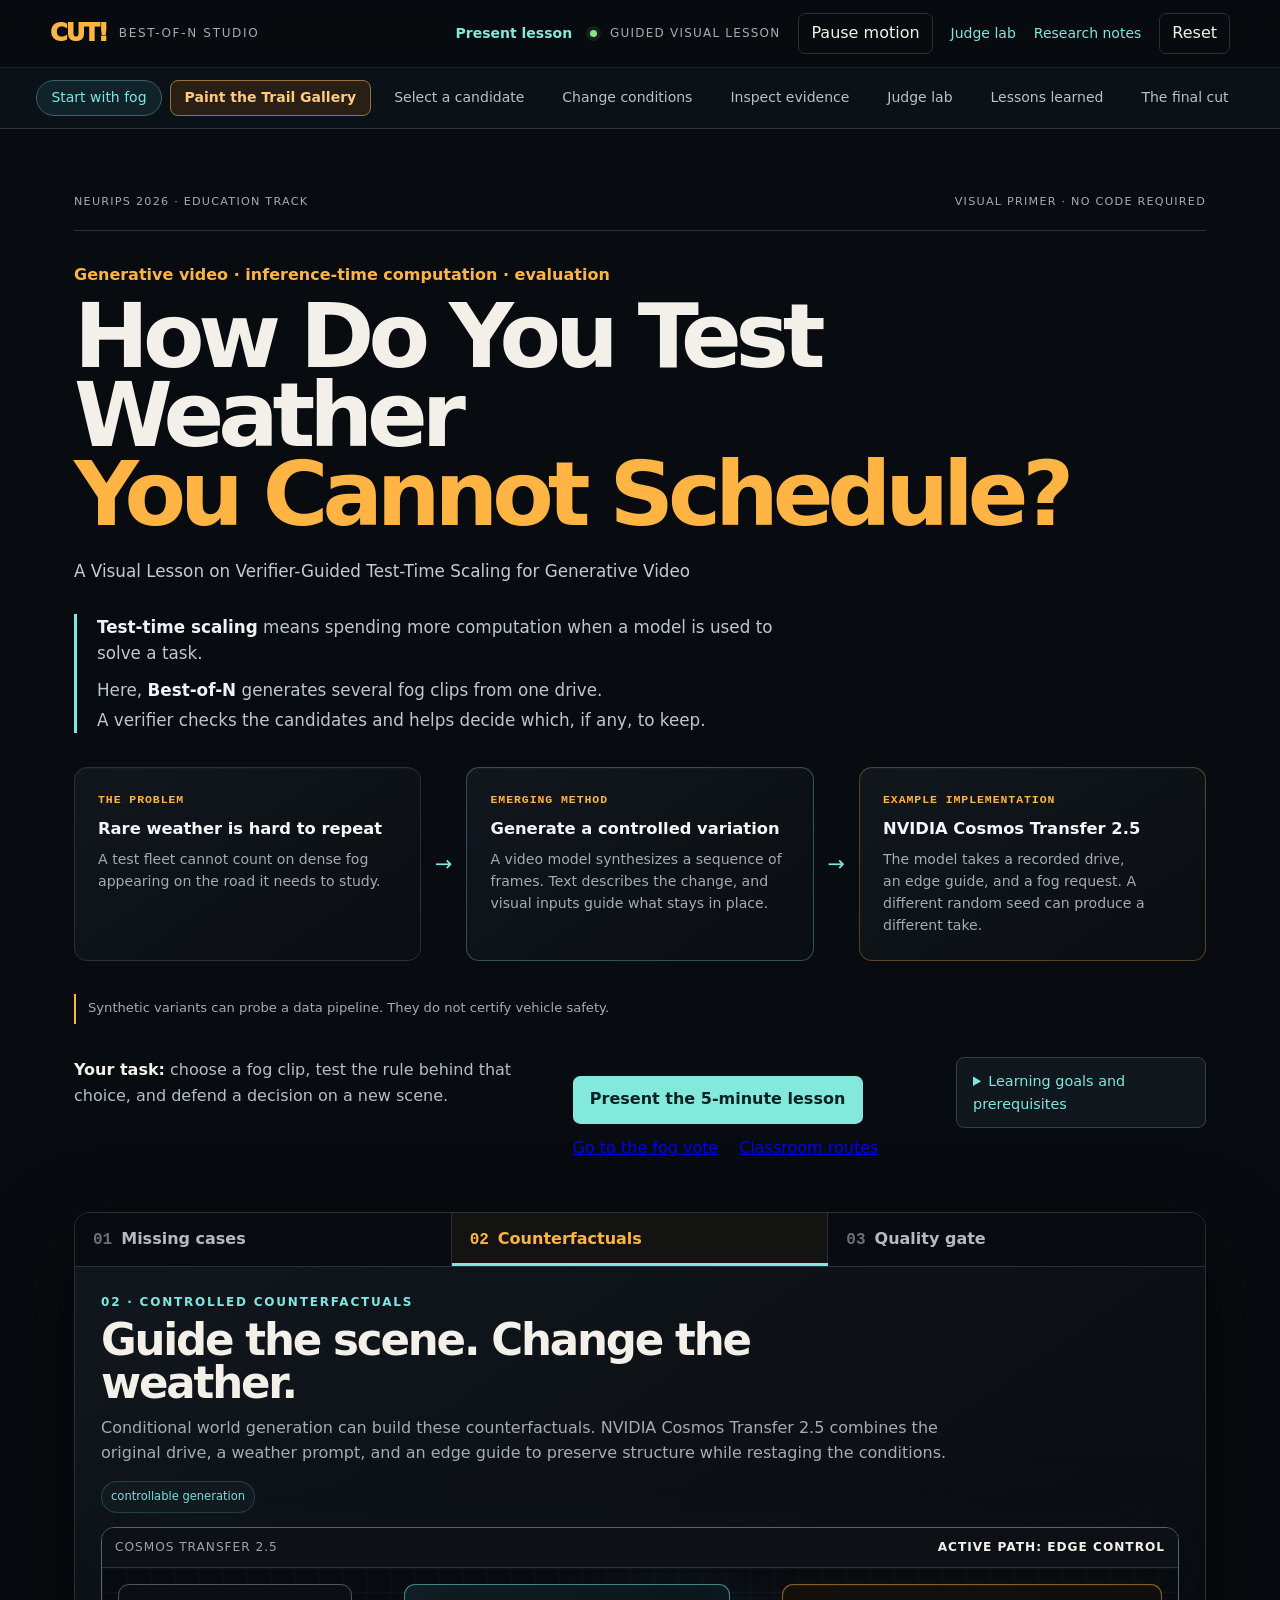
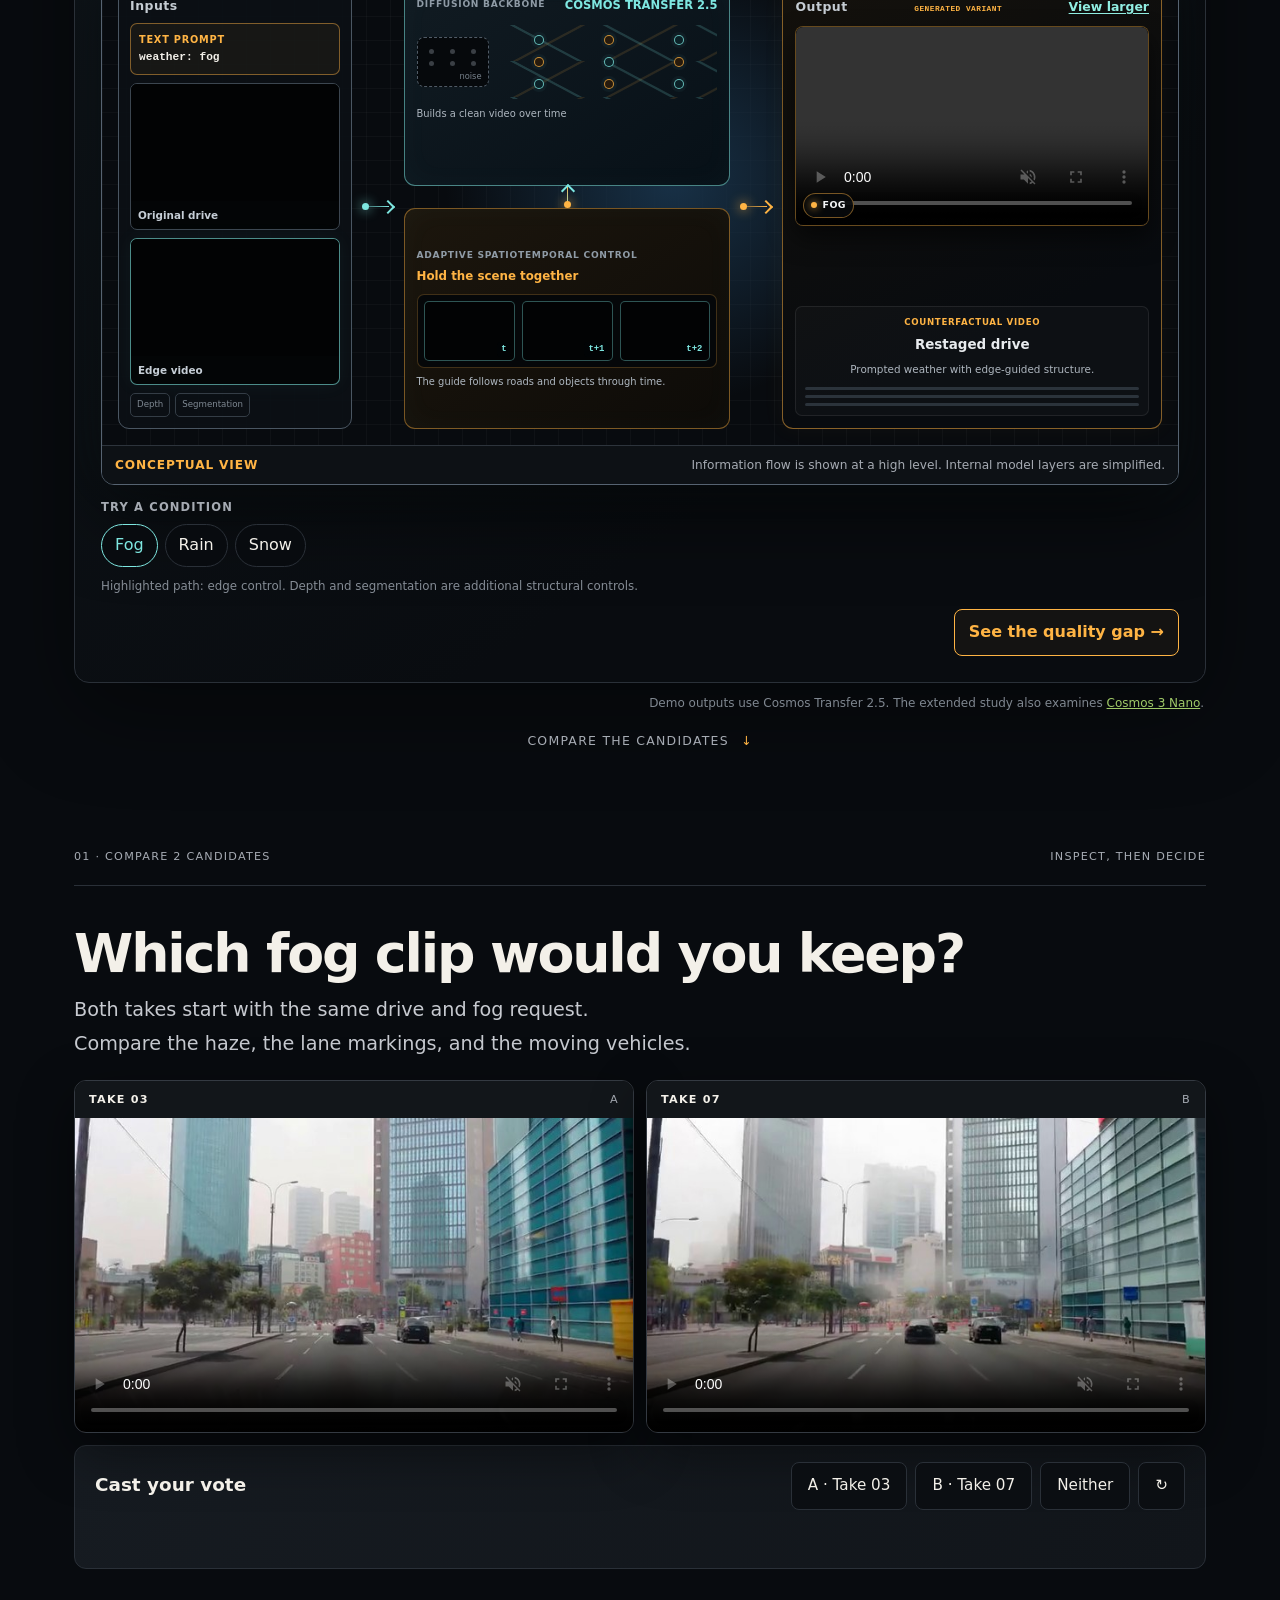
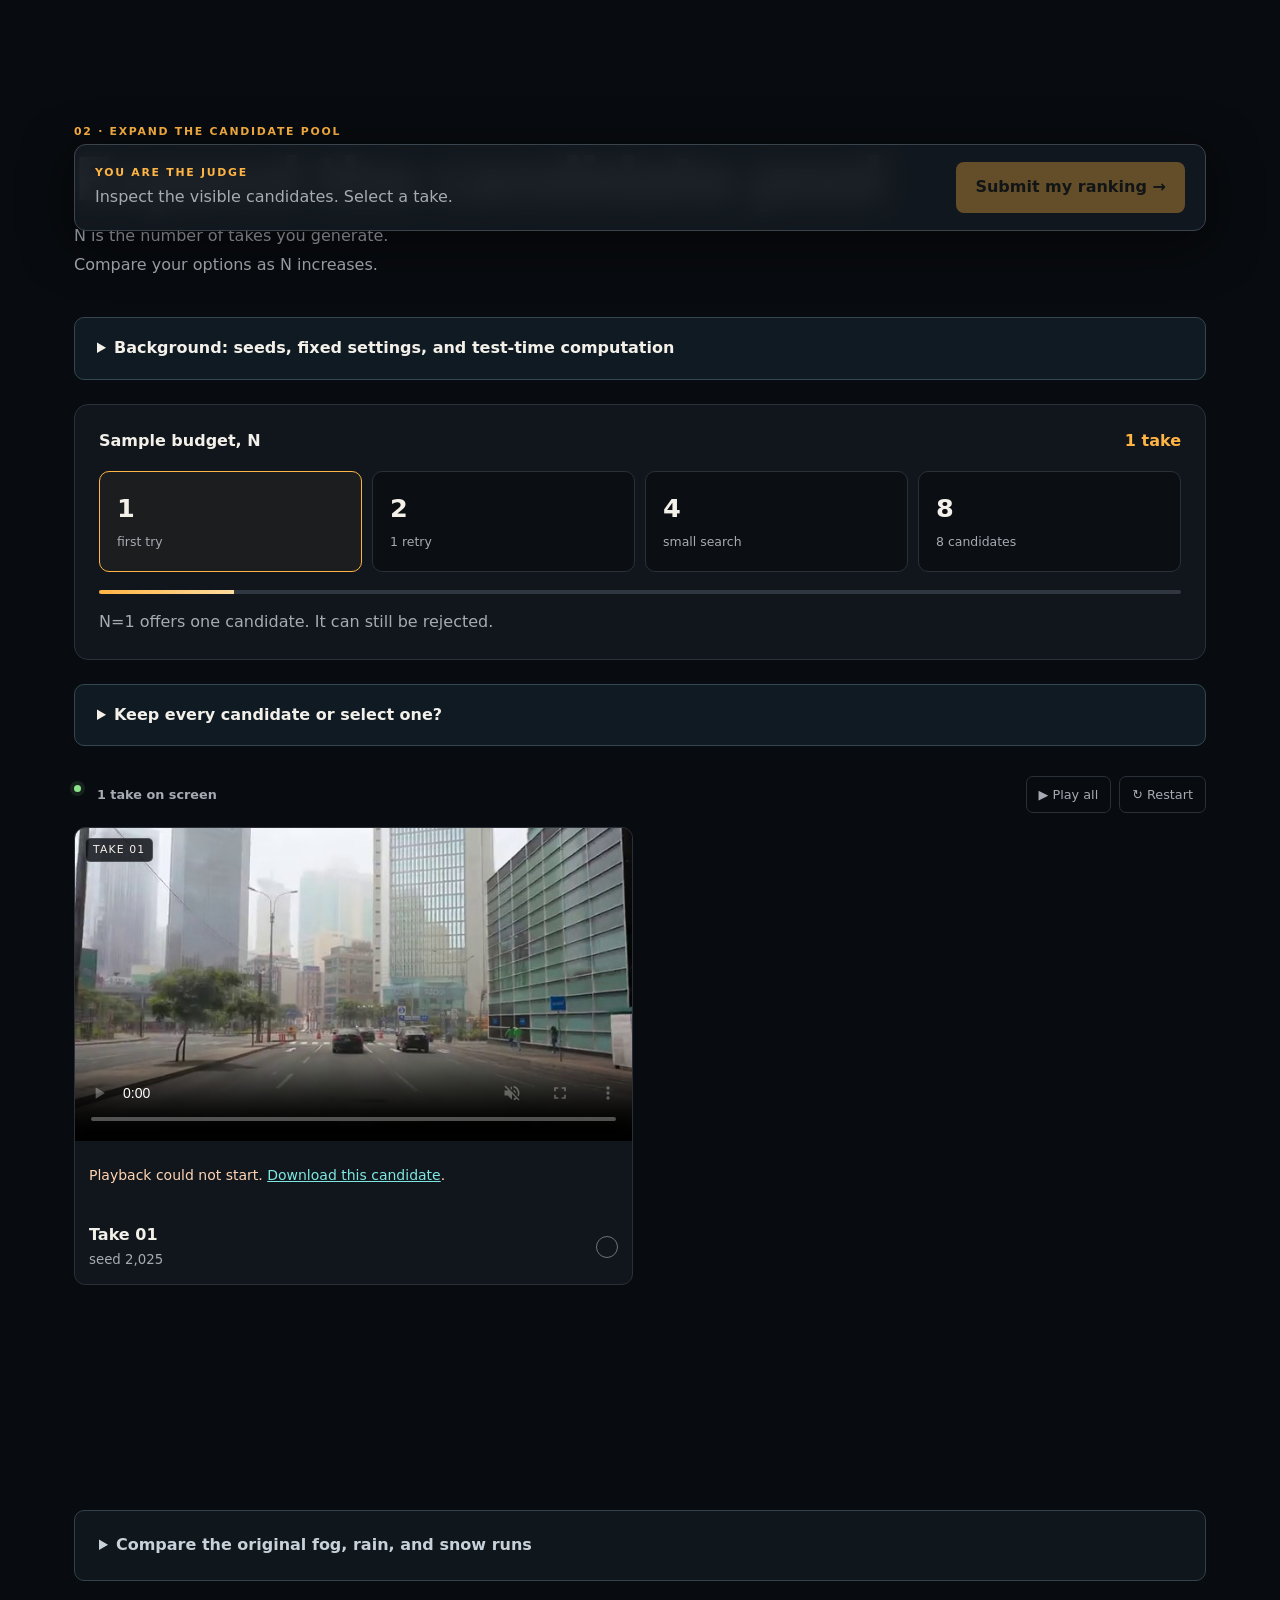
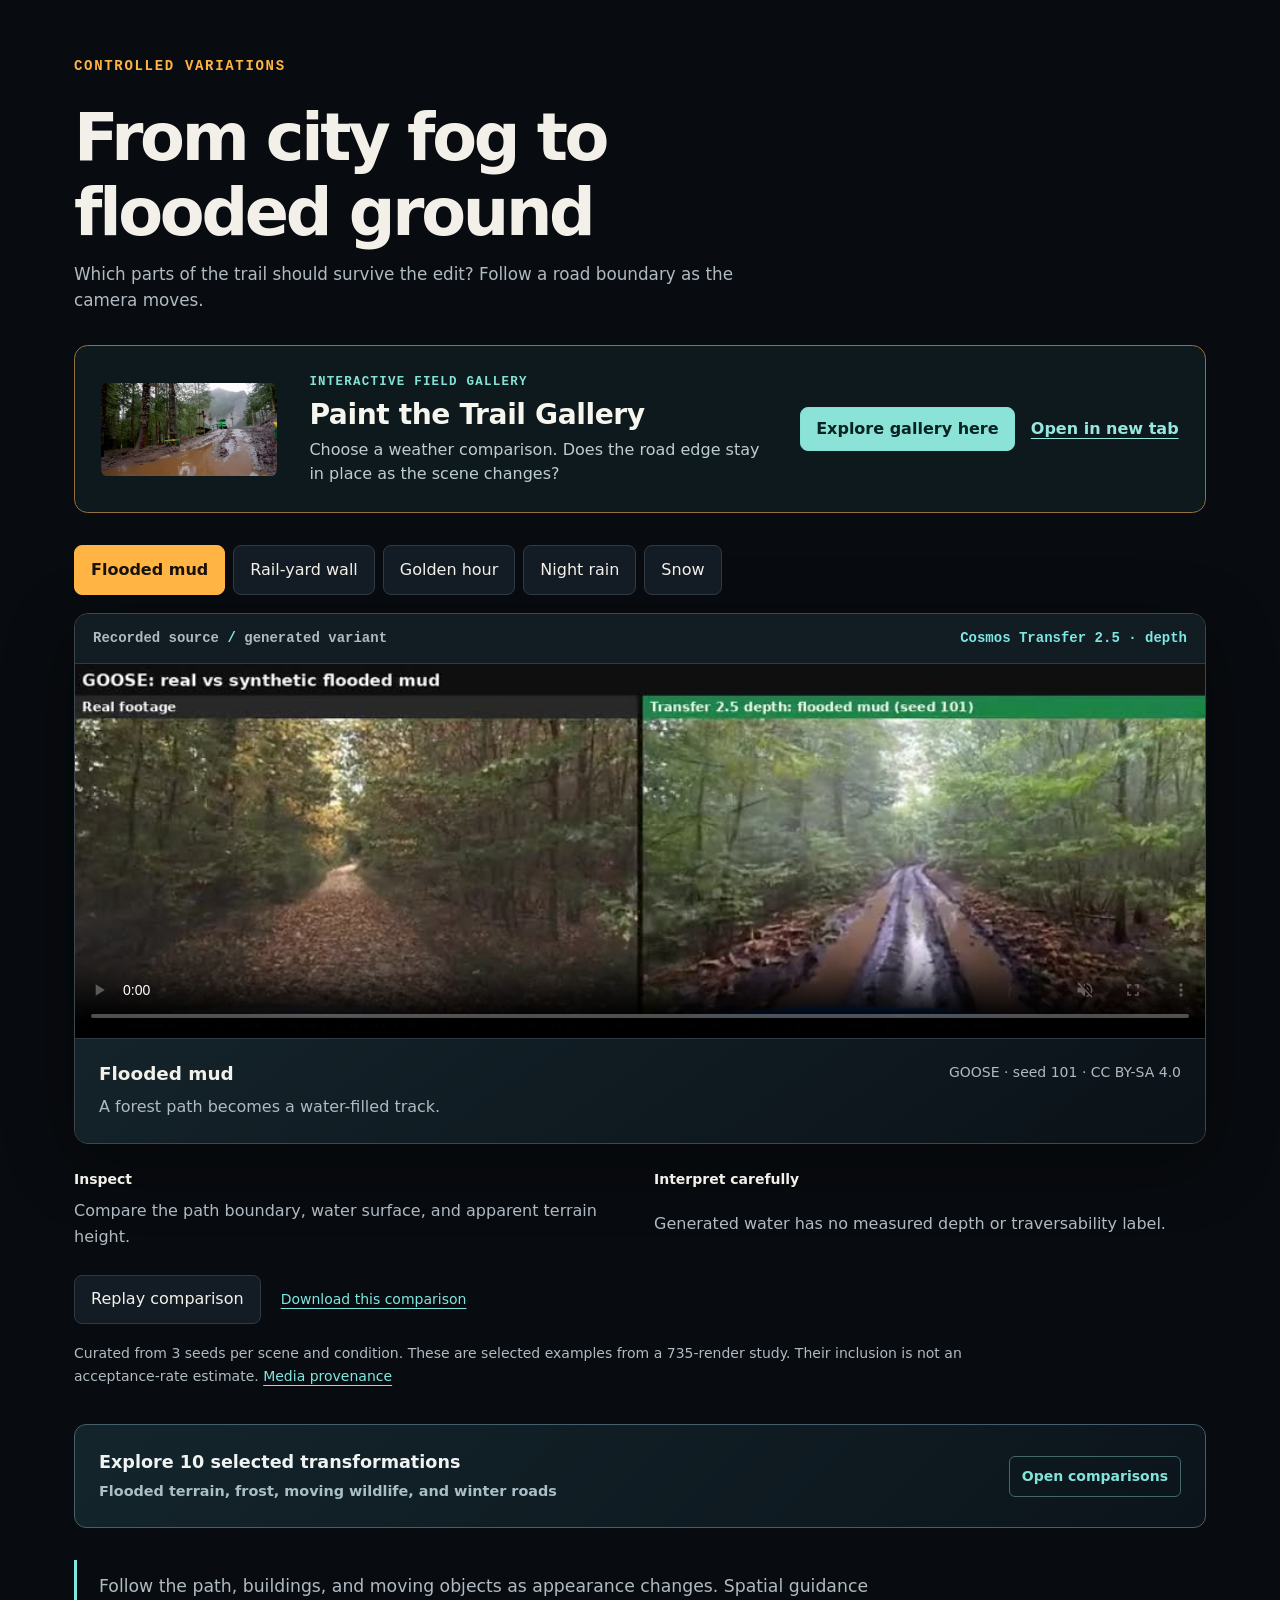
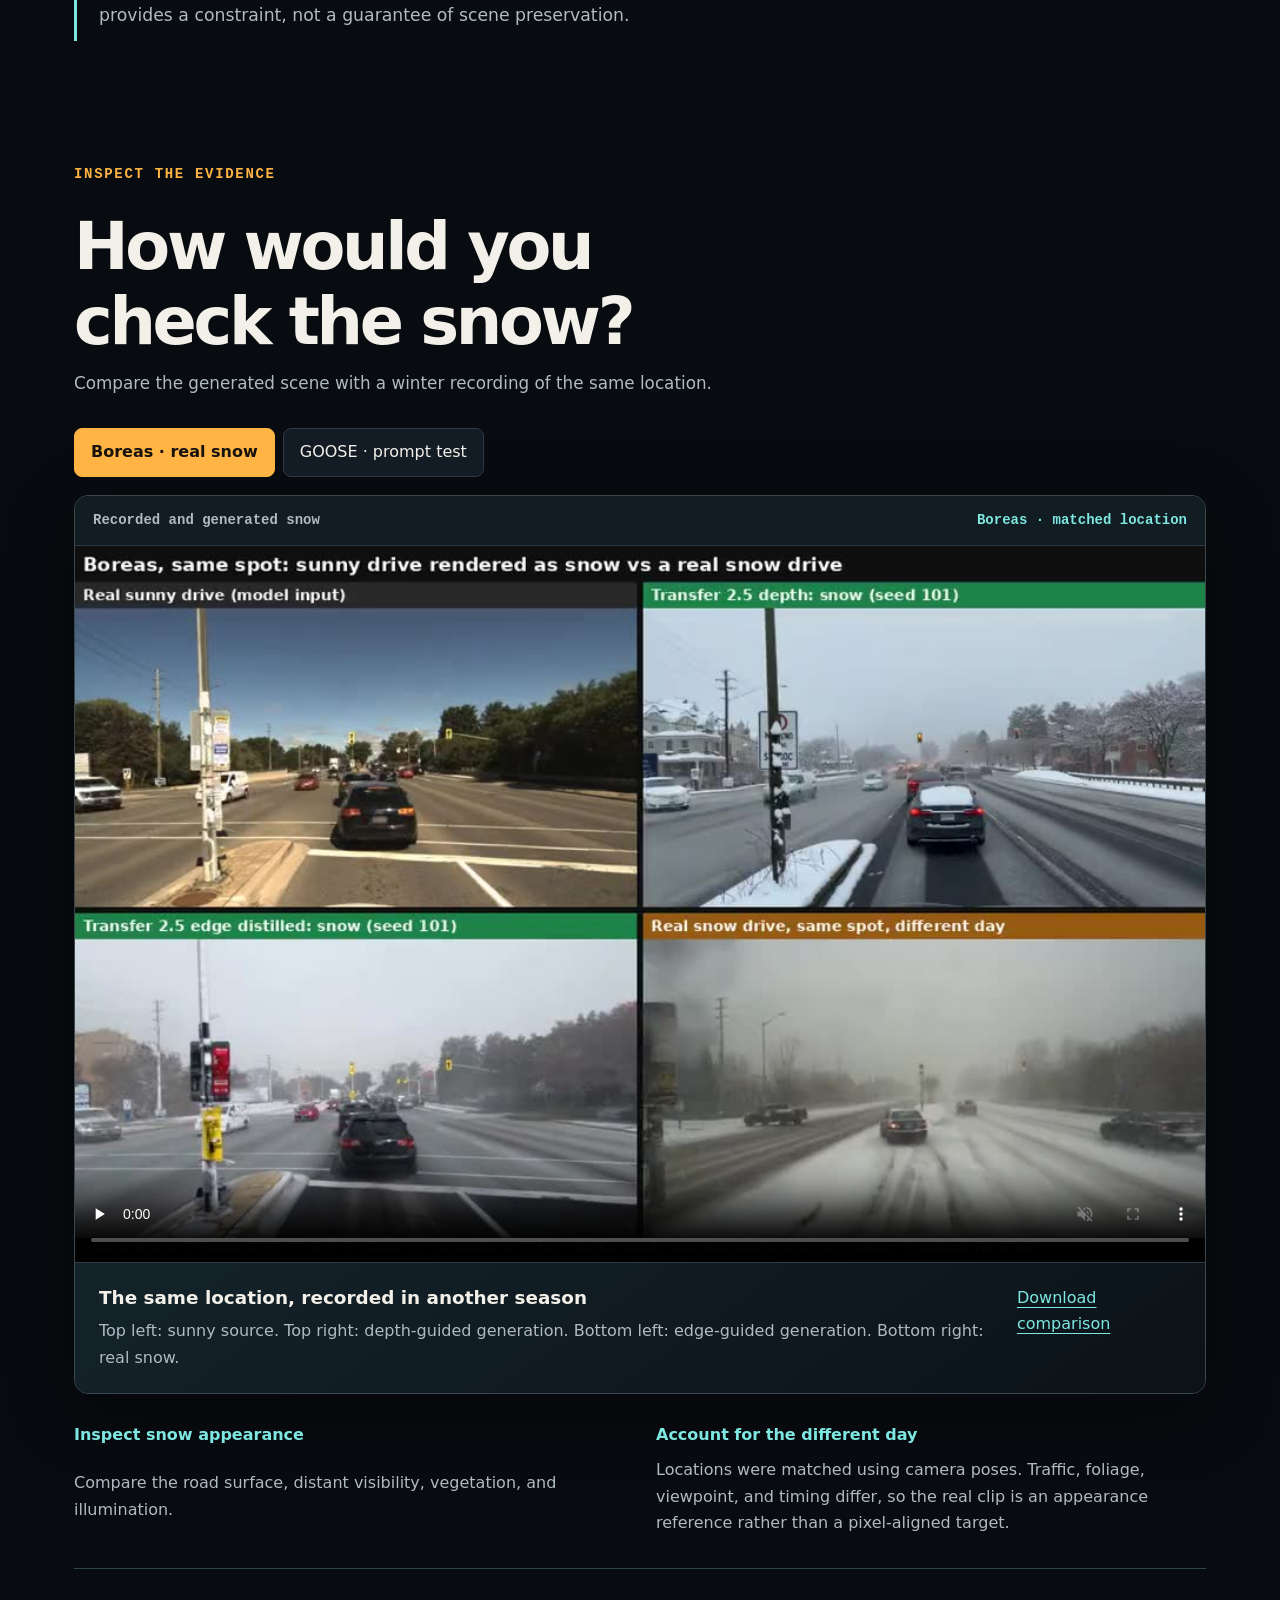
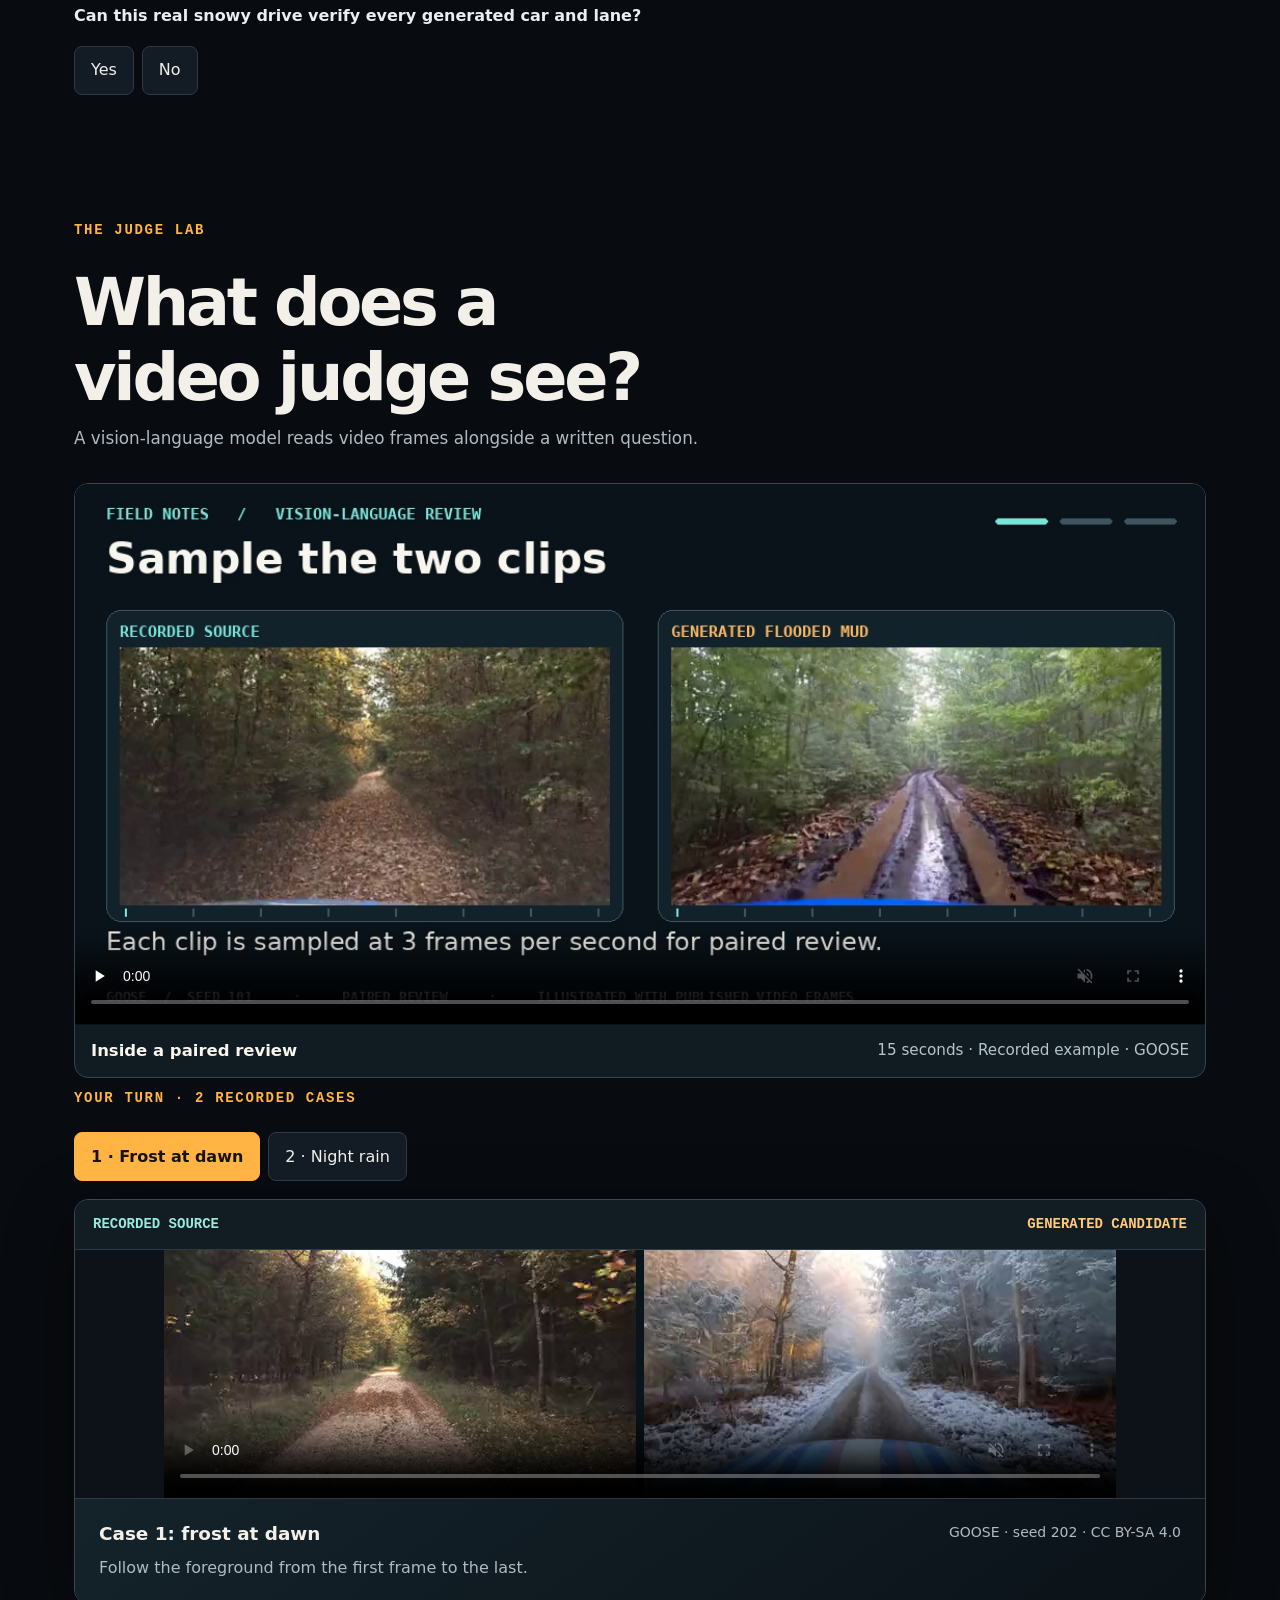
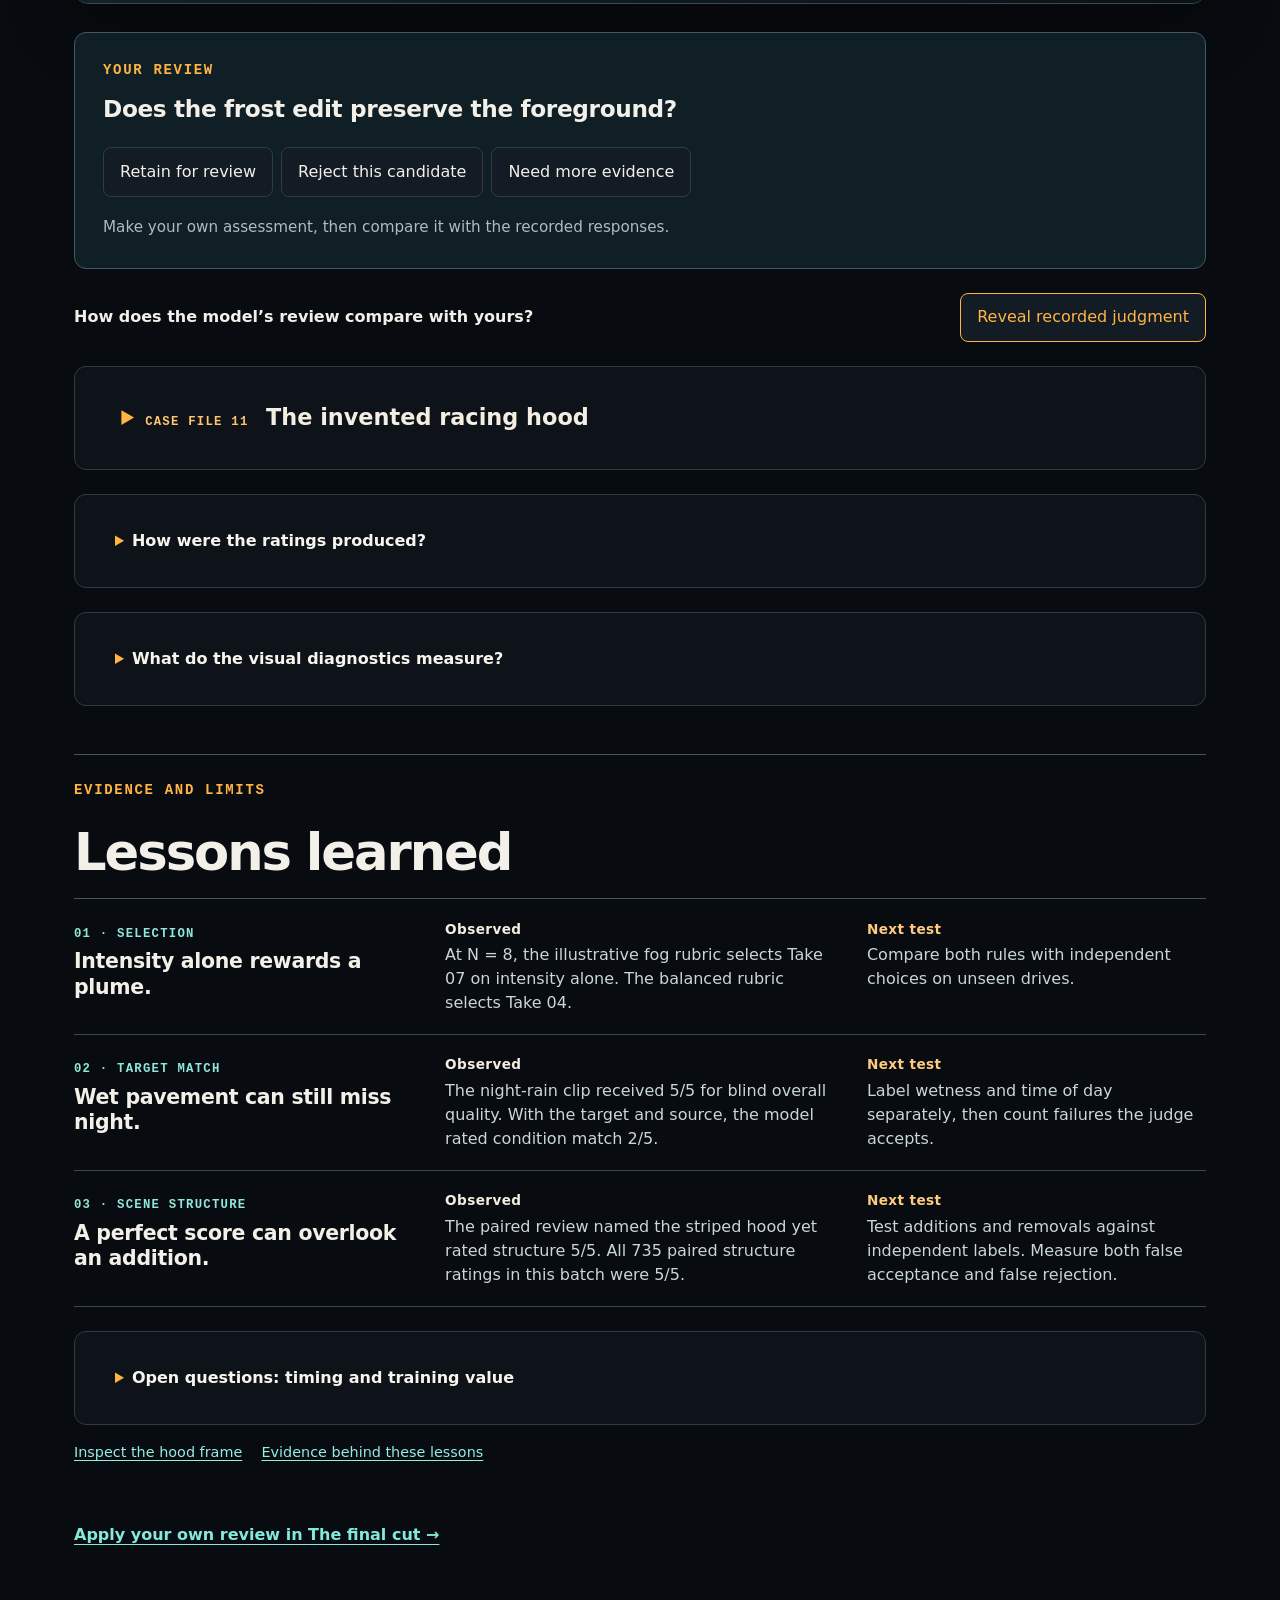
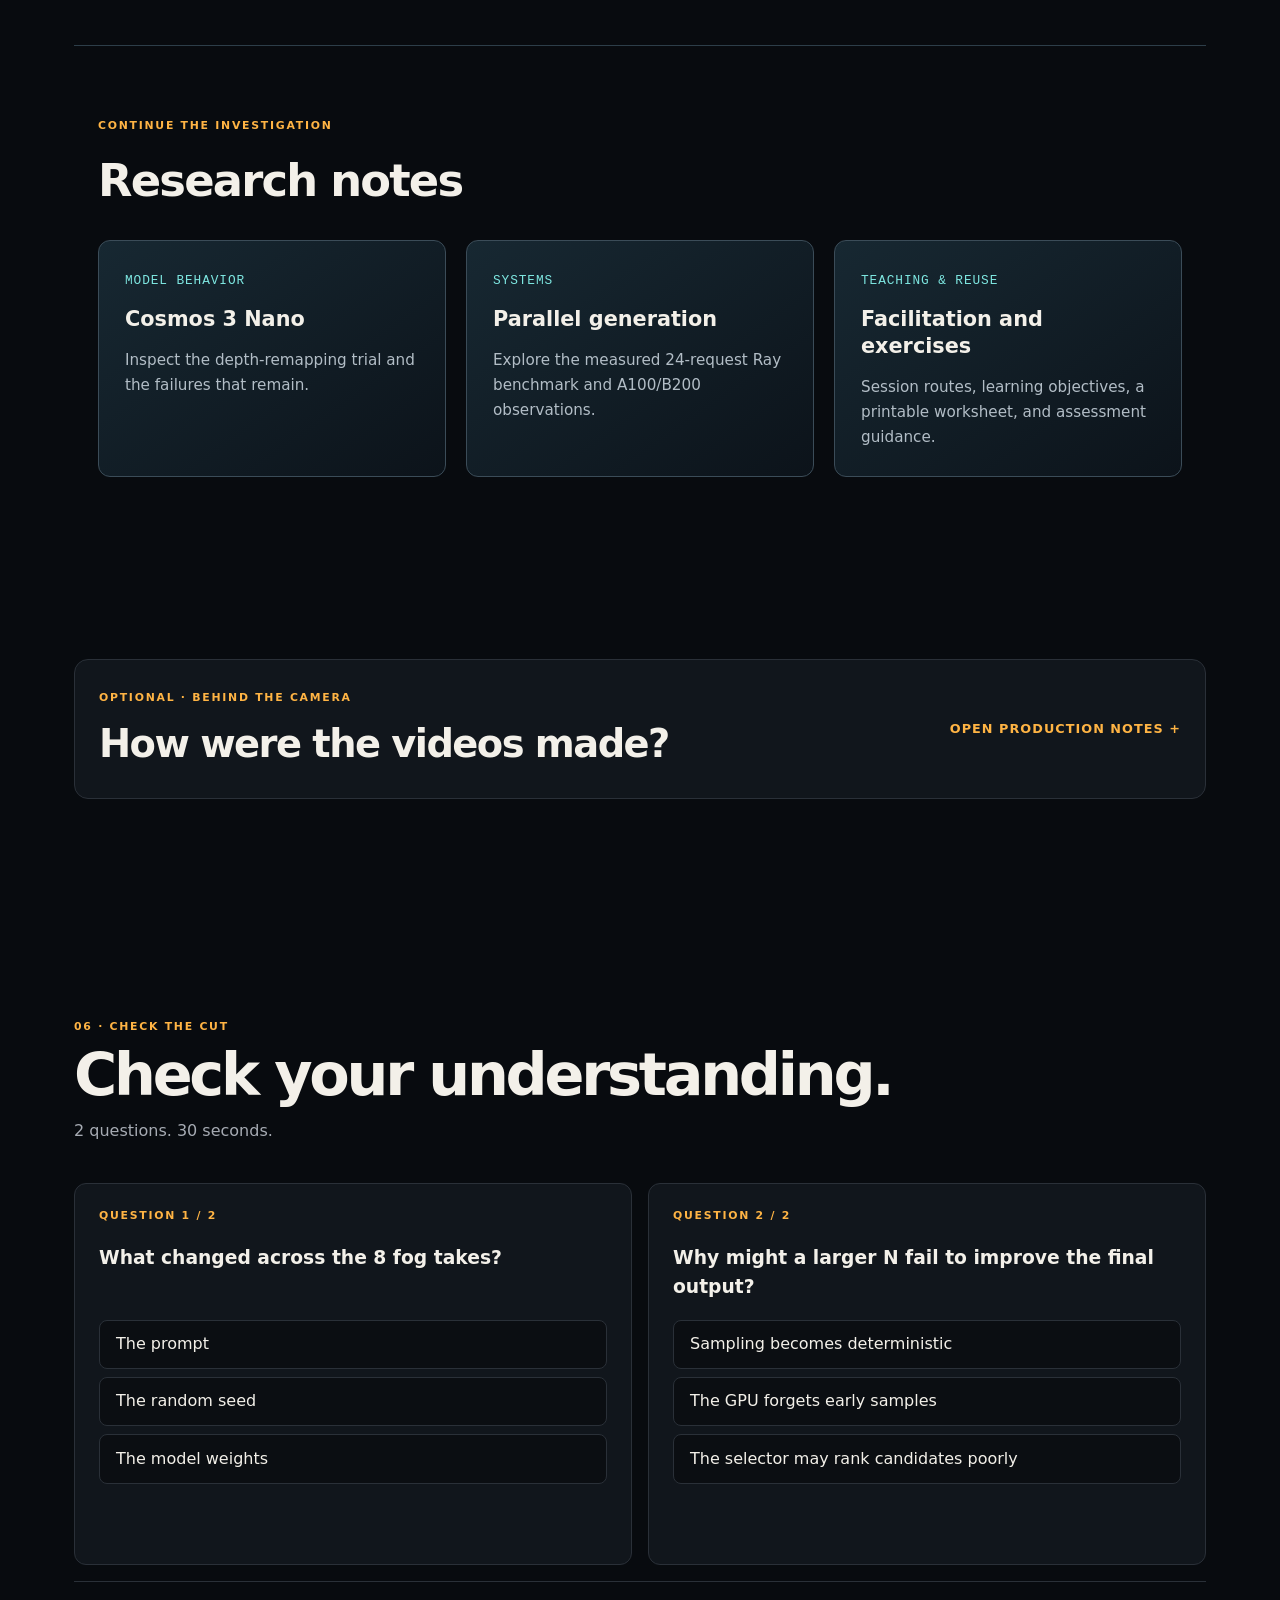
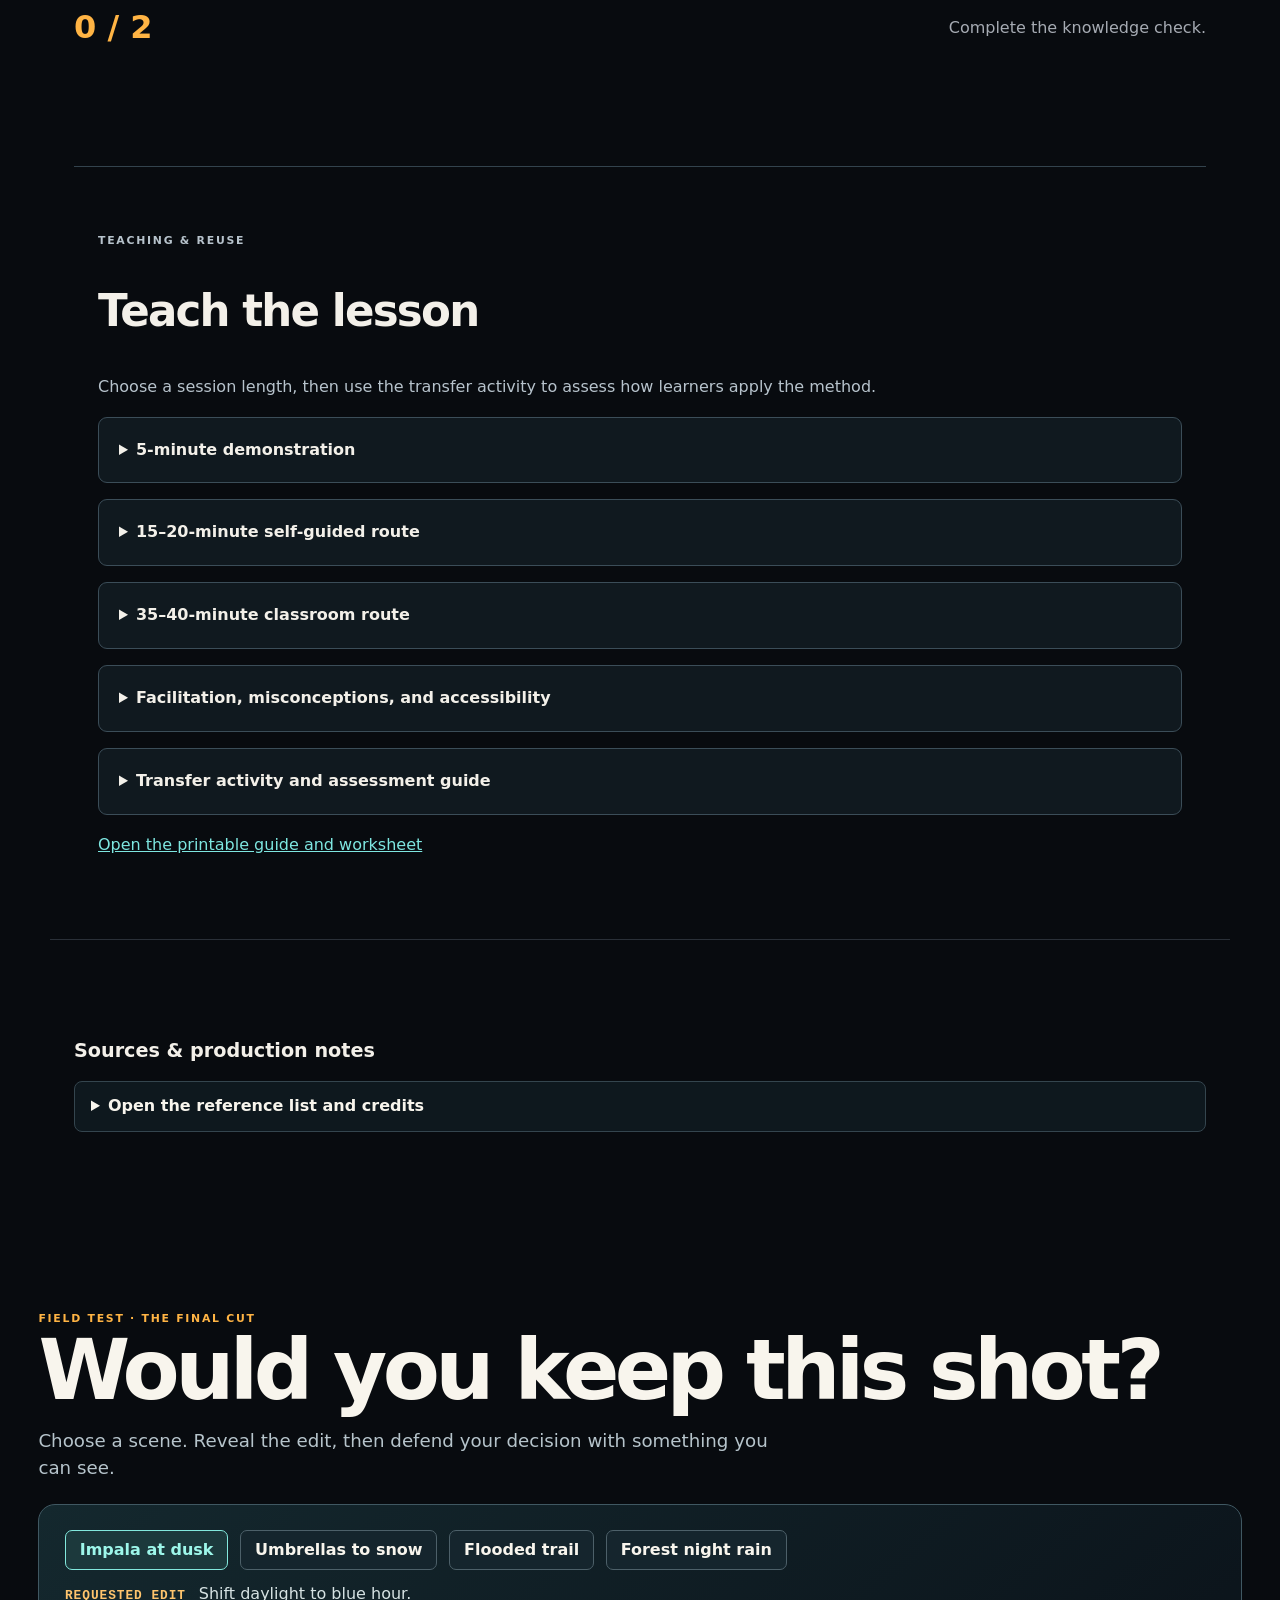
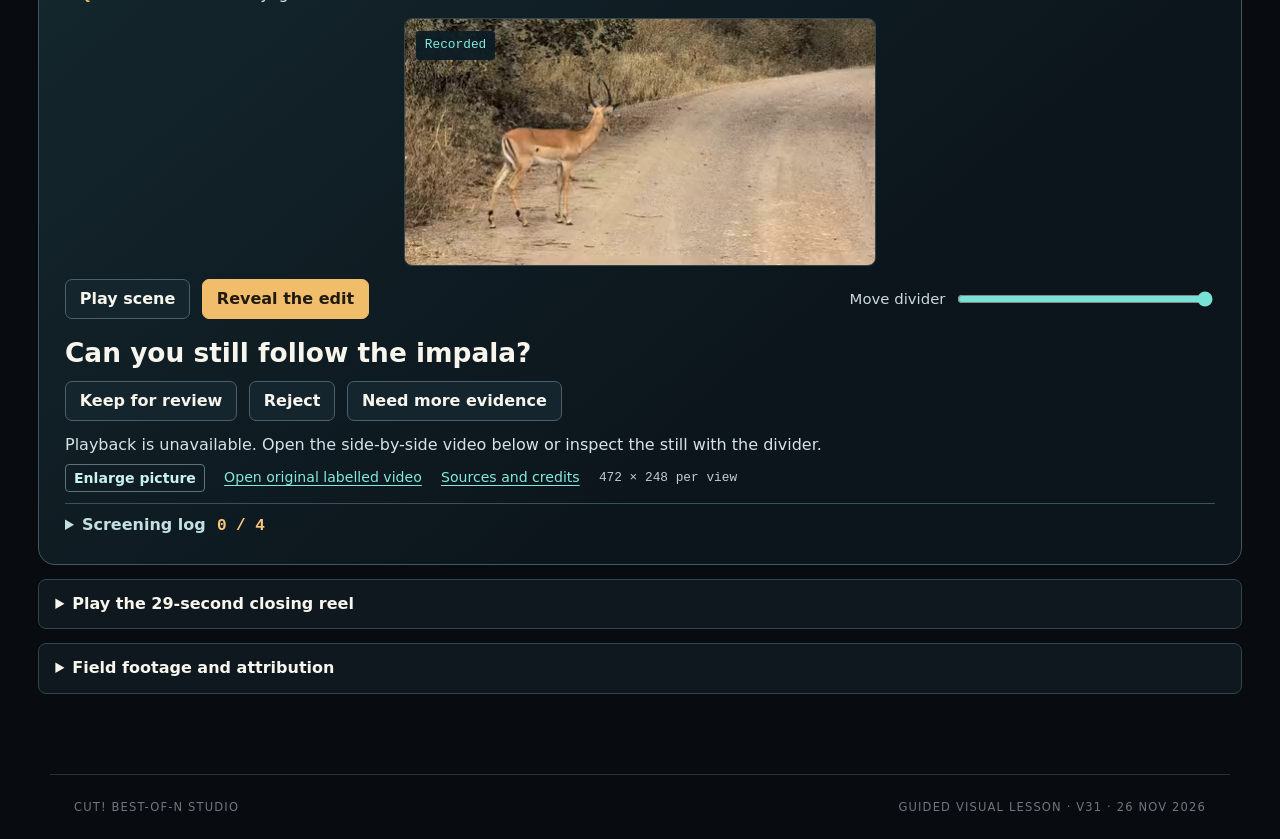
<file: interactive/index.html>
<!doctype html>
<html lang="en">
<head>
  <meta charset="utf-8">
  <meta name="viewport" content="width=device-width,initial-scale=1">
  <meta name="theme-color" content="#080b0f">
  <meta name="description" content="A visual primer on verifier-guided test-time scaling, controllable video, Best-of-N selection, and selector design.">
  <meta name="author" content="Alicia Chua, Pawarit Laosunthara, and Eric Tang">
  <title>How Do You Test Weather You Cannot Schedule? A Visual Lesson on Verifier-Guided Test-Time Scaling for Generative Video</title>
  <link rel="stylesheet" href="styles.a8315358.css">
  <link rel="stylesheet" href="flow.88920b6c.css">
  <link rel="stylesheet" href="judge-explainer.e5fd995b.css">
  <link rel="stylesheet" href="cosmos-explainer.7427545f.css">
  <link rel="stylesheet" href="research.v27.css">
  <link rel="stylesheet" href="journey.v29.css">
  <link rel="stylesheet" href="curated.v29.css">
<link rel="stylesheet" href="studio.v30.css"><link rel="stylesheet" href="quality.v31.css"><link rel="stylesheet" href="trail.v33.css"></head>
<body>
  <a class="skip-link" href="#main">Skip to lesson</a>
  <header class="topbar journey-topbar">
    <a class="wordmark" href="#main" aria-label="CUT! home"><span>CUT!</span><small>Best-of-N Studio</small></a>
    <div class="top-actions">
      <a class="cut-top-link present-link" href="present.html">Present lesson</a><span class="live-dot"><i></i> Guided visual lesson</span>
      <button class="sound-button" id="motionToggle" type="button" aria-pressed="false">Pause motion</button>
      <a class="cut-top-link" href="#judge">Judge lab</a><a class="cut-top-link" href="evidence.html">Research notes</a>
      <button class="sound-button" id="resetLesson" type="button">Reset</button>
    </div>
  </header>

  <nav class="journey-nav" aria-label="Lesson chapters"><a href="#opening">Start with fog</a><a class="feature-gallery" href="#paint-the-trail">Paint the Trail Gallery</a><a href="#audition">Select a candidate</a><a href="#new-worlds">Change conditions</a><a href="#reference-check">Inspect evidence</a><a href="#judge">Judge lab</a><a href="#lessons-learned">Lessons learned</a><a href="#final-cut">The final cut</a></nav><dialog id="outputDialog" class="output-dialog" aria-labelledby="outputDialogTitle"><div><h2 id="outputDialogTitle">Generated fog</h2><button type="button" id="closeOutput">Close</button></div><video controls muted playsinline loop preload="none" aria-label="Enlarged generated weather candidate"></video></dialog><main id="main">
    <section class="context-stage stage lean-context" id="opening" aria-labelledby="context-title">
      <div class="eyebrow"><span>NeurIPS 2026 · Education Track</span><span>Visual primer · no code required</span></div>
      <div class="lead-copy">
        <p class="kicker">Generative video · inference-time computation · evaluation</p>
        <h1 id="context-title">How Do You Test Weather<br><em>You Cannot Schedule?</em></h1>
        <p class="cut-subtitle">A Visual Lesson on Verifier-Guided Test-Time Scaling for Generative Video</p><div class="journey-core-idea"><p><b>Test-time scaling</b> means spending more computation when a model is used to solve a task.</p><p><span class="sentence">Here, <b>Best-of-N</b> generates several fog clips from one drive.</span><span class="sentence">A verifier checks the candidates and helps decide which, if any, to keep.</span></p></div>
      </div>

<div class="context-primer" aria-label="Problem, method, and implementation"><div><span>THE PROBLEM</span><b>Rare weather is hard to repeat</b><p>A test fleet cannot count on dense fog appearing on the road it needs to study.</p></div><i aria-hidden="true">→</i><div><span>EMERGING METHOD</span><b>Generate a controlled variation</b><p>A video model synthesizes a sequence of frames. Text describes the change, and visual inputs guide what stays in place.</p></div><i aria-hidden="true">→</i><div><span>EXAMPLE IMPLEMENTATION</span><b>NVIDIA Cosmos Transfer 2.5</b><p>The model takes a recorded drive, an edge guide, and a fog request. A different random seed can produce a different take.</p></div></div>      <p class="scope-note context-scope-note">Synthetic variants can probe a data pipeline. They do not certify vehicle safety.</p>

<div class="journey-entry"><p><b>Your task:</b> choose a fog clip, test the rule behind that choice, and defend a decision on a new scene.</p><div class="v30-route"><a class="v30-cta" href="present.html">Present the 5-minute lesson</a><a href="#challenge">Go to the fog vote</a><a href="#teaching">Classroom routes</a></div><details><summary>Learning goals and prerequisites</summary><div><p><b>Learning goals:</b> explain why more sampling changes the pool, support a choice with visual evidence, and apply a rule that can reject every take.</p><p><b>Starting knowledge:</b> no code or prior VLM experience is required. The core route suits introductory university teaching; the research notes add model and systems detail.</p><p><b>Pace:</b> allow about 15–20 minutes for the core interactions, with optional time for research notes.</p><div class="journey-definitions" aria-label="Core concepts"><p><b>Inference</b><span>A trained model produces an output from its inputs.</span></p><p><b>Test-time scaling</b><span>Extra computation is spent at inference. Here, it buys more samples.</span></p><p><b>Verifier</b><span>A verifier evaluates a candidate against stated criteria.</span></p></div>
    </div></details></div>
      <div class="lean-episodes">
        <div class="beat-tabs" role="tablist" aria-label="3-part introduction">
          <button id="episodeTab1" type="button" role="tab" aria-selected="true" aria-controls="episode1" data-episode-target="episode1"><span>01</span>Missing cases</button>
          <button id="episodeTab2" type="button" role="tab" aria-selected="false" aria-controls="episode2" data-episode-target="episode2"><span>02</span>Counterfactuals</button>
          <button id="episodeTab3" type="button" role="tab" aria-selected="false" aria-controls="episode3" data-episode-target="episode3"><span>03</span>Quality gate</button>
        </div>

        <article class="story-beat" id="episode1" role="tabpanel" tabindex="0" aria-labelledby="episodeTab1">
          <div class="beat-copy">
            <p class="episode-number">01 · MISSING CASES</p>
            <h2>Rare weather is hard to schedule.</h2>
            <p>Rare combinations of weather, light, traffic, and place matter for validation, yet they are difficult to capture safely and repeatedly.</p>
            <div class="idea-chips"><span>long-tail coverage</span></div>
          </div>

          <figure class="motion-board coverage-motion">
            <div class="motion-board-head"><span>AV DATA COVERAGE</span><b>THE LONG TAIL</b></div>
            <div class="coverage-motion-canvas" aria-hidden="true">
              <div class="motion-video-node">
                <video src="media/source.mp4" muted loop playsinline preload="metadata" data-episode-video data-loop-speed="0.82"></video>
                <span>RECORDED DRIVE</span>
              </div>
              <div class="signal-arrow"><i></i><small>fleet miles</small></div>
              <div class="condition-rack">
                <small>CONDITIONS NEEDED</small>
                <span class="condition captured"><b>Clear</b><i>captured</i></span>
                <span class="condition sparse"><b>Rain</b><i>sparse</i></span>
                <span class="condition missing"><b>Fog</b><i>missing</i></span>
                <span class="condition missing late"><b>Snow</b><i>missing</i></span>
              </div>
              <div class="gap-stamp"><small>DATA GAP</small><b>Rare combinations stay missing.</b></div>
            </div>
            <figcaption><b>WHY THIS MATTERS</b><span>Rare conditions cannot always be safely staged or reliably collected.</span></figcaption>
          </figure>
          <button class="beat-next" type="button" data-next-episode="episode2">See the transfer →</button>
        </article>

        <article class="story-beat" id="episode2" role="tabpanel" tabindex="0" aria-labelledby="episodeTab2" hidden>
          <div class="beat-copy">
            <p class="episode-number">02 · CONTROLLED COUNTERFACTUALS</p>
            <h2>Guide the scene. Change the weather.</h2>
            <p>Conditional world generation can build these counterfactuals. NVIDIA Cosmos Transfer 2.5 combines the original drive, a weather prompt, and an edge guide to preserve structure while restaging the conditions.</p>
            <div class="idea-chips"><span>controllable generation</span></div>
          </div>

          <figure class="motion-board cosmos-lesson-board">
            <div class="motion-board-head"><span>COSMOS TRANSFER 2.5</span><b>ACTIVE PATH: EDGE CONTROL</b></div>
            <div class="cosmos-story-canvas cosmos-architecture" aria-label="Simplified Cosmos Transfer 2.5 architecture with inputs, adaptive control, diffusion backbone, and output video">
              <section class="architecture-inputs" aria-labelledby="architecture-inputs-title">
                <h3 id="architecture-inputs-title">Inputs</h3>
                <div class="architecture-prompt"><small>TEXT PROMPT</small><b id="cosmosCondition">weather: fog</b></div>
                <div class="architecture-video-card">
                  <video src="media/source.mp4" muted loop playsinline preload="metadata" data-episode-video data-loop-speed="0.82" aria-label="Original clear-weather dashcam drive"></video>
                  <span>Original drive</span>
                </div>
                <div class="architecture-video-card active-control">
                  <video src="media/control_edge.mp4" muted loop playsinline preload="metadata" data-episode-video data-loop-speed="0.82" aria-label="Edge control showing the road, cars, and buildings"></video>
                  <span>Edge video</span>
                </div>
                <div class="other-controls" aria-label="Other supported control types"><span>Depth</span><span>Segmentation</span></div>
              </section>

              <div class="architecture-arrow input-arrow" aria-hidden="true"><i></i></div>

              <section class="architecture-model" aria-labelledby="architecture-model-title">
                <div class="diffusion-backbone">
                  <div class="architecture-block-title"><small>DIFFUSION BACKBONE</small><b id="architecture-model-title">COSMOS TRANSFER 2.5</b></div>
                  <div class="architecture-neural" aria-hidden="true">
                    <div class="noise-field"><i></i><i></i><i></i><i></i><i></i><i></i><small>noise</small></div>
                    <div class="neural-nodes"><i></i><i></i><i></i><i></i><i></i><i></i><i></i><i></i><i></i></div>
                  </div>
                  <p>Builds a clean video over time</p>
                </div>
                <div class="control-connector" aria-hidden="true"><i></i></div>
                <div class="adaptive-control-block">
                  <small>ADAPTIVE SPATIOTEMPORAL CONTROL</small>
                  <b>Hold the scene together</b>
                  <div class="temporal-filmstrip" role="img" aria-label="3 moving edge frames show the control following the scene through time">
                    <figure><video src="media/control_edge.mp4" muted loop playsinline preload="metadata" data-episode-video data-loop-speed="0.82" data-temporal-offset="0" aria-hidden="true"></video><span>t</span></figure>
                    <figure><video src="media/control_edge.mp4" muted loop playsinline preload="metadata" data-episode-video data-loop-speed="0.82" data-temporal-offset="0.45" aria-hidden="true"></video><span>t+1</span></figure>
                    <figure><video src="media/control_edge.mp4" muted loop playsinline preload="metadata" data-episode-video data-loop-speed="0.82" data-temporal-offset="0.9" aria-hidden="true"></video><span>t+2</span></figure>
                  </div>
                  <p>The guide follows roads and objects through time.</p>
                </div>
              </section>

              <div class="architecture-arrow output-arrow" aria-hidden="true"><i></i></div>

              <section class="architecture-output" aria-labelledby="architecture-output-title">
                <div class="architecture-output-head"><h3 id="architecture-output-title">Output</h3><span>GENERATED VARIANT</span><a class="inspect-output" id="inspectOutput" href="media/directors_cut_take06.mp4" aria-haspopup="dialog">View larger</a></div>
                <div class="architecture-output-frame">
                  <video id="introWeatherVideo" controls src="media/directors_cut_take06.mp4" muted loop playsinline preload="metadata" data-episode-video data-loop-speed="0.82" aria-label="Restaged dashcam video with fog"></video>
                  <span class="output-condition"><i></i><b id="introWeatherLabel">Fog</b></span>
                </div>
                <div class="architecture-output-copy">
                  <small>COUNTERFACTUAL VIDEO</small>
                  <b>Restaged drive</b>
                  <p>Prompted weather with edge-guided structure.</p>
                  <div class="output-traces" aria-hidden="true"><i></i><i></i><i></i></div>
                </div>
              </section>
            </div>
            <figcaption><b>CONCEPTUAL VIEW</b><span>Information flow is shown at a high level. Internal model layers are simplified.</span></figcaption>
          </figure>

          <div class="beat-meta">
            <div class="weather-switch" role="group" aria-label="Restage the drive under different weather">
              <span>TRY A CONDITION</span>
              <button type="button" aria-pressed="true" data-intro-weather="fog">Fog</button>
              <button type="button" aria-pressed="false" data-intro-weather="rain">Rain</button>
              <button type="button" aria-pressed="false" data-intro-weather="snow">Snow</button>
            </div>
            <p class="beat-caveat">Highlighted path: edge control. Depth and segmentation are additional structural controls.</p>
          </div>
          <button class="beat-next" type="button" data-next-episode="episode3">See the quality gap →</button>
        </article>

        <article class="story-beat" id="episode3" role="tabpanel" tabindex="0" aria-labelledby="episodeTab3" hidden>
          <div class="beat-copy">
            <p class="episode-number">03 · QUALITY GATE</p>
            <h2>Generation still needs a quality gate.</h2>
            <p>The same brief can yield weak weather, warped geometry, or unstable motion. A verifier checks requirements before candidates are ranked.</p>
            <div class="idea-chips"><span>selector alignment</span></div>
          </div>

<figure class="motion-board gate-worked-example"><div class="motion-board-head"><span>GATE BEFORE RANKING</span><b>ILLUSTRATIVE SCORES</b></div><div class="gate-demo"><div class="gate-demo-pool"><h3>3 candidates</h3><figure><video src="media/directors_cut_take03.mp4" muted loop playsinline preload="metadata" data-episode-video></video><figcaption>Take 03 <span>street 96</span></figcaption></figure><figure><video src="media/directors_cut_take04.mp4" muted loop playsinline preload="metadata" data-episode-video></video><figcaption>Take 04 <span>street 91</span></figcaption></figure><figure><video src="media/directors_cut_take07.mp4" muted loop playsinline preload="metadata" data-episode-video></video><figcaption>Take 07 <span>street 54</span></figcaption></figure></div><div class="gate-demo-rule"><h3>Apply a hard gate</h3><p>Minimum street fidelity</p><div class="cut-options" role="group" aria-label="Worked gate threshold"><button type="button" data-demo-gate="80" aria-pressed="true">80</button><button type="button" data-demo-gate="97" aria-pressed="false">97</button></div><p id="gateDemoReason">Take 07 is excluded before scoring. Takes 03 and 04 remain eligible.</p></div><div class="gate-demo-result" aria-live="polite"><span>THEN RANK ELIGIBLE CANDIDATES</span><b id="gateDemoResult">Take 04</b><p id="gateDemoResultNote">The balanced illustrative rubric ranks Take 04 above Take 03.</p><small>Below the gate, a high score cannot compensate.</small></div></div><figcaption><b>SELECTION OR ABSTENTION</b><span>Try threshold 97. Every candidate fails the gate, so none is selected.</span></figcaption></figure>
          <a class="beat-next" href="#challenge">Judge the clips →</a>
        </article>
      </div>

      <p class="ecosystem-note">Demo outputs use Cosmos Transfer 2.5. The extended study also examines <a href="evidence.html#nano">Cosmos 3 Nano</a>.</p>
      <a class="scroll-cue" href="#challenge">Compare the candidates <span>↓</span></a>
    </section>

<section class="hero stage" id="challenge" aria-labelledby="hero-title">
      <div class="eyebrow"><span>01 · COMPARE 2 CANDIDATES</span><span>Inspect, then decide</span></div>
      <div class="hero-copy">
        <h2 id="hero-title">Which fog clip would you keep?</h2>
        <p class="lede"><span class="sentence">Both takes start with the same drive and fog request.</span><span class="sentence">Compare the haze, the lane markings, and the moving vehicles.</span></p>
      </div>

      <div class="cold-open-grid">
        <div class="film-frame">
          <div class="frame-head"><span><b>TAKE 03</b></span><span>A</span></div>
          <video id="heroVideoA" src="media/directors_cut_take03.mp4" muted loop playsinline aria-label="Fog candidate 3. Inspect haze, road geometry and motion." controls="" poster="media/posters/take-03.jpg" preload="metadata"></video>
        </div>
        <div class="film-frame">
          <div class="frame-head"><span><b>TAKE 07</b></span><span>B</span></div>
          <video id="heroVideoB" src="media/directors_cut_take07.mp4" muted loop playsinline aria-label="Fog candidate 7. Inspect haze, road geometry and motion." controls="" poster="media/posters/take-07.jpg" preload="metadata"></video>
        </div>
      </div>

      <div class="hook-card">
        <div>
          <h2>Cast your vote</h2>
        </div>
        <div class="binary-choice" role="group" aria-label="Choose between Take 3 and Take 7">
          <button type="button" data-hook-answer="3" aria-pressed="false">A · Take 03</button>
          <button type="button" data-hook-answer="7" aria-pressed="false">B · Take 07</button>
          <button type="button" data-hook-answer="0" aria-pressed="false">Neither</button>
          <button class="icon-button" id="heroReplay" type="button" aria-label="Replay both videos">↻</button>
        </div>
        <p id="hookFeedback" class="feedback" aria-live="polite"></p>
      </div>
      <div class="hook-twist hidden" id="hookTwist" aria-live="polite">
        <p class="micro">THE MISSING COMPONENT</p>
        <h2>You were the judge.</h2>
        <p>The generator made 2 candidates. Your priorities made the decision. Without a shared rubric, reviewers can disagree.</p>
        <div class="mini-code" aria-label="Best-of-N pseudocode">
          <code><span>candidates</span> = generate(seeds[:N])<br><span>winner</span> = select(candidates, rubric)</code>
        </div>
        <div class="learning-ticket" aria-label="Learning goals">
          <span><b>Generate</b> a pool of options</span>
          <span><b>Define</b> what quality means</span>
          <span><b>Understand</b> why more N needs a better judge</span>
        </div>
      </div>
      <a class="scroll-cue hidden" id="startAudition" href="#audition">Explore the candidate pool <span>↓</span></a>
    </section>

    <section class="lesson-section audition" id="audition" aria-labelledby="audition-title">
      <div class="section-heading">
        <div>
          <p class="chapter">02 · EXPAND THE CANDIDATE POOL</p>
          <h2 id="audition-title">Expand the candidate pool</h2>
        </div>
        <p><span class="sentence">N is the number of takes you generate.</span><span class="sentence">Compare your options as N increases.</span></p>
      </div>

      <details class="journey-background"><summary>Background: seeds, fixed settings, and test-time computation</summary><div><ul><li><b>Training</b> fits model parameters using data. <b>Inference</b> uses those parameters to generate an output.</li><li>A <b>random seed</b> initializes sampling. Different seeds can yield different outputs for the same request.</li><li>In this fog comparison, the source, prompt, model, guidance, and sampling steps stay fixed. Only the seed changes.</li><li>The pools are <b>nested</b>: N=4 contains the first 4 candidates; N=8 retains those and adds 4 more.</li><li>Test-time scaling can also allocate more denoising steps or use guided search. This lesson isolates additional samples.</li></ul><p><a href="https://openaccess.thecvf.com/content/CVPR2025/html/Ma_Scaling_Inference_Time_Compute_for_Diffusion_Models_CVPR_2025_paper.html">Ma et al., CVPR 2025</a> studies inference-time search for diffusion models. <a href="https://openaccess.thecvf.com/content/ICCV2025/html/Liu_Video-T1_Test-time_Scaling_for_Video_Generation_ICCV_2025_paper.html">Video-T1, ICCV 2025</a> extends search and verifier feedback to video.</p></div></details><div class="budget-console" aria-label="Best-of-N sample budget">
        <div class="budget-label"><span>Sample budget, N</span><output id="budgetOutput">1 take</output></div>
        <div class="budget-buttons" role="group" aria-label="Choose number of generated candidates">
          <button type="button" class="active" data-budget="1" aria-pressed="true"><b>1</b><span>first try</span></button>
          <button type="button" data-budget="2" aria-pressed="false"><b>2</b><span>1 retry</span></button>
          <button type="button" data-budget="4" aria-pressed="false"><b>4</b><span>small search</span></button>
          <button type="button" data-budget="8" aria-pressed="false"><b>8</b><span>8 candidates</span></button>
        </div>
        <div class="budget-track"><i id="budgetFill"></i></div>
        <p id="budgetNote">N=1 offers one candidate. It can still be rejected.</p>
      </div>

<details class="journey-background"><summary>Keep every candidate or select one?</summary><div class="pool-comparison"><article><span>RETAIN ALL N</span><b id="allNCount">1 output</b><ul><li>Keep every clip, including any failures.</li></ul></article><article><span>BEST-OF-N WITH GATES</span><b>At most 1 output</b><ul><li>Exclude clips that fail a requirement.</li><li>Keep the highest-ranked survivor, or none.</li></ul></article></div><p class="pool-cost">Both policies generate N clips. Evaluation adds work and changes what enters the collection.</p></details><div class="sync-bar">
        <div><span class="pulse"></span><strong id="visibleCount">1 take on screen</strong></div>
        <div>
          <button type="button" id="playAll">▶ Play all</button>
          <button type="button" id="restartAll">↻ Restart</button>
        </div>
      </div>
      <div class="take-grid" id="takeGrid"></div>

      <div class="selection-dock">
        <div>
          <p class="micro">YOU ARE THE JUDGE</p>
        <p id="selectionText" aria-live="polite">Inspect the visible candidates. Select a take.</p>
        </div>
        <button class="primary-button" id="lockChoice" type="button" disabled>Submit my ranking →</button>
      </div>
    </section>

    <section class="lesson-section reveal hidden" id="reveal" aria-labelledby="reveal-title" tabindex="-1">
      <div class="reveal-flash" aria-hidden="true">CUT!</div>
      <div class="section-heading reveal-heading">
        <div>
          <p class="chapter">03 · THE REVEAL</p>
          <h2 id="reveal-title">Take 04 ranks first.</h2>
        <p class="reveal-note">Under the balanced rubric, it first leads at N = 4.</p></div>
        <p id="choiceComparison"></p>
      </div>

      <div class="winner-layout">
        <div class="winner film-frame">
          <div class="frame-head"><span><b>DIRECTOR’S CUT · TAKE 04</b></span><span class="badge">LESSON RUBRIC PICK</span></div>
          <video src="media/directors_cut_take04.mp4" muted loop playsinline controls aria-label="Take 4, the selection under the lesson rubric"></video>
        </div>
        <div class="winner-notes">
          <p class="micro">WHY TAKE 04?</p>
          <ul>
            <li><span>01</span><div><b>Prompt adherence</b><small>Fog spreads across the street rather than forming a local smoke cloud.</small></div></li>
            <li><span>02</span><div><b>Structural fidelity</b><small>Inspect whether roads, lanes, buildings, and vehicles stay coherent.</small></div></li>
            <li><span>03</span><div><b>Temporal stability</b><small>Inspect atmosphere and object identity across the clip.</small></div></li>
          </ul>
          <p class="annotation">Take 03 is sharp. It barely follows the fog prompt. Take 07 is dramatic. Its fog looks like smoke. <strong>Quality has several dimensions.</strong></p>
        </div>
      </div>

      <div class="equation-card">
        <p class="micro">THE SAME IDEA, IN NOTATION</p>
        <div class="equation"><span>x<sub>1</sub>,…,x<sub>N</sub> ∼ p<sub>θ</sub>(x|c)</span><b>then</b><span>x* = arg max s(x<sub>i</sub>)</span></div>
        <p><b>Weighted average:</b> multiply each criterion by its weight and divide their sum by the total weight. <b>Argmax</b> means choosing the candidate with the largest score. Research papers often call this judge a <b>verifier</b>. First apply hard gates. If no candidate is acceptable, abstain. Otherwise, score the eligible candidates with <b>s</b> and keep the highest score.</p>
      </div>

      <div class="n-story" aria-label="What changed as the Best-of-N budget grew">
        <article><span>N=1</span><b>One candidate</b><p>There is no alternative to compare. Rejection remains possible.</p></article>
        <article><span>N=2</span><b>More variety</b><p>We see a stronger atmosphere, but also a pink cast.</p></article>
        <article class="breakthrough"><span>N=4</span><b>Winner appears</b><p>Take 04 enters the pool and becomes our cut.</p></article>
        <article><span>N=8</span><b>Diminishing return</b><p>In this run, 4 more samples cost compute and the winner stays.</p></article>
      </div>
    </section>

    <section class="lesson-section selector-lab hidden" id="selector" aria-labelledby="selector-title">
      <div class="section-heading">
        <div>
          <p class="chapter">04 · THE SELECTOR BOTTLENECK</p>
          <h2 id="selector-title">What changes the winner?</h2>
        </div>
        <p><span class="sentence">Adjust the scoring weights or set a minimum requirement.</span></p>
      </div>
      <div class="judge-stage">
        <div class="judge-controls">
          <p class="micro">LESSON QUALITY RUBRIC</p>
          <h3>What should count as good?</h3>
          <p class="judge-instruction">Try a preset. Then move the sliders. The weights express what your judge values.</p>
          <div class="judge-presets" role="group" aria-label="Judge presets">
            <button type="button" class="active" data-judge-preset="balanced" aria-pressed="true">Balanced</button>
            <button type="button" data-judge-preset="fidelity" aria-pressed="false">Structure first</button>
            <button type="button" data-judge-preset="fog" aria-pressed="false">Intensity only</button>
          </div>
          <div class="judge-sliders">
            <label for="fogWeight">
              <span><b>Atmospheric intensity</b><small>How visually strong is the atmosphere?</small><output id="fogWeightValue" for="fogWeight">40</output></span>
              <input id="fogWeight" type="range" min="0" max="100" value="40" data-judge-weight="fog">
            </label>
            <label for="structureWeight">
              <span><b>Street fidelity</b><small>Are lanes, cars, and buildings intact?</small><output id="structureWeightValue" for="structureWeight">35</output></span>
              <input id="structureWeight" type="range" min="0" max="100" value="35" data-judge-weight="structure">
            </label>
            <label for="stabilityWeight">
              <span><b>Motion stability</b><small>Do objects remain coherent over time?</small><output id="stabilityWeightValue" for="stabilityWeight">25</output></span>
              <input id="stabilityWeight" type="range" min="0" max="100" value="25" data-judge-weight="stability">
            </label>
          </div>
<details class="fog-gates"><summary>Set exclusion thresholds</summary><label for="fogStructureGate">Minimum street fidelity <output id="fogStructureGateValue">0</output><input id="fogStructureGate" type="range" min="0" max="100" value="0"></label><label for="fogStabilityGate">Minimum motion stability <output id="fogStabilityGateValue">0</output><input id="fogStabilityGate" type="range" min="0" max="100" value="0"></label><p id="fogEligible" role="status"></p><p>Try street fidelity 97. No candidate reaches it, so the selector retains none.</p></details>
          <p class="rubric-caveat">These fixed 0-to-100 values are illustrative visual ratings for the ranking exercise. Benchmark evaluation requires validated metrics and reference labels.</p>
        </div>
        <div class="judge-result" aria-live="polite">
          <div class="judge-result-head"><p class="micro">JUDGE'S PICK</p><p><b id="judgeComposite">87.7</b> / 100</p></div>
          <video id="judgeVideo" controls src="media/directors_cut_take04.mp4" muted loop playsinline aria-label="Current judge winner, Take 4"></video>
          <div class="judge-verdict">
            <span class="big-take" id="judgeTake">04</span>
            <div><h3 id="judgeTitle">Take 04</h3><p id="judgeReason">Balances the requested weather with a coherent street.</p></div>
          </div>
          <div class="judge-leaderboard" id="judgeLeaderboard" aria-label="Top 3 candidates under the current rubric"></div>
        </div>
      </div>
<details class="score-explanation"><summary>Inspect the evidence behind the illustrative scores</summary><div class="score-explanation-body"><p>These values make tradeoffs explicit in a teaching exercise. They were not produced by a measured metric or the VLM. Differences of a few points should not be treated as calibrated precision.</p><label for="scoreExample">Candidate to inspect</label><select id="scoreExample"><option value="1">Take 01</option><option value="2">Take 02</option><option value="3">Take 03</option><option value="4" selected>Take 04</option><option value="5">Take 05</option><option value="6">Take 06</option><option value="7">Take 07</option><option value="8">Take 08</option></select><div class="score-inspection"><video id="scoreExampleVideo" poster="media/posters/take-04.jpg" src="media/directors_cut_take04.mp4" controls muted loop playsinline preload="none" aria-label="Candidate video for inspecting the illustrative ratings"></video><div><p id="scoreObservation"></p><p id="scoreRationale"></p><p class="score-formula" id="scoreFormula"></p></div></div><details><summary>All 8 candidates and rating anchors</summary><div class="cut-table-scroll"><table><caption>Fixed teaching scores from 0 to 100</caption><thead><tr><th scope="col">Take</th><th scope="col">Intensity</th><th scope="col">Street</th><th scope="col">Stability</th></tr></thead><tbody><tr><th scope="row">01</th><td>46</td><td>91</td><td>90</td></tr><tr><th scope="row">02</th><td>72</td><td>70</td><td>64</td></tr><tr><th scope="row">03</th><td>25</td><td>96</td><td>93</td></tr><tr><th scope="row">04</th><td>84</td><td>91</td><td>89</td></tr><tr><th scope="row">05</th><td>50</td><td>89</td><td>87</td></tr><tr><th scope="row">06</th><td>58</td><td>92</td><td>90</td></tr><tr><th scope="row">07</th><td>96</td><td>54</td><td>48</td></tr><tr><th scope="row">08</th><td>86</td><td>68</td><td>61</td></tr></tbody></table></div><p><b>Intensity:</b> low values describe little atmospheric change; high values describe strong haze or plumes. <b>Street and stability:</b> high values reward apparent preservation and consistency; low values represent concerns. These are subjective anchors.</p><p>Pause and replay before judging motion. <a href="evidence/fog-annotations.json">Download the annotations and their limitations</a>.</p></details></div></details>
      <div class="warning-strip"><span>⚠</span><p><b>Try Intensity only.</b> The judge rewards Take 07's smoke-like plume. Strong atmospheric intensity does not establish a match to moderate fog.</p></div>

      <details class="journey-method"><summary>Where can evaluation evidence come from?</summary><section class="judge-explainer" aria-labelledby="judge-source-title">
        <div class="judge-explainer-copy">
          <p class="micro">FROM LESSON TO DEPLOYMENT</p>
          <h3 id="judge-source-title">Who gives the judge its scores?</h3>
          <p>Here, fixed illustrative ratings make the ranking mechanism easy to inspect. A production AV quality gate would combine calibrated human examples with automated evidence.</p>
        </div>
        <div class="judge-evidence-flow" aria-label="4 sources of evidence for a production AV judge">
          <article><span>01</span><b>Human calibration</b><small>Domain reviewers define what usable means and label a reference set.</small></article>
          <article><span>02</span><b>Visual diagnostics</b><small>Edge, depth, detection, tracking, and flicker checks test structure and motion.</small></article>
          <article><span>03</span><b>VLM review</b><small>A video-language model checks condition match and describes visible failures.</small><a href="https://proceedings.neurips.cc/paper_files/paper/2025/hash/4ec03ed08a3fcb59e1c815b5598beff1-Abstract-Datasets_and_Benchmarks_Track.html" target="_blank" rel="noreferrer">WorldModelBench, NeurIPS 2025</a></article>
          <article><span>04</span><b>Safety gate</b><small>Critical lane, object, or motion failures trigger rejection before ranking.</small></article>
        </div>
        <p class="judge-explainer-note"><b>A VLM can contribute evidence within a broader quality gate.</b> Production signals should be calibrated against reviewed examples before they enter the decision rule. The fog exercise uses fixed ratings. <a href="#judge">Inspect actual VLM responses in the extended study.</a></p>
      </section></details>
    </section>

<details class="journey-archive"><summary>Compare the original fog, rain, and snow runs</summary>    <section class="lesson-section replication" id="replication" aria-labelledby="replication-title">
      <div class="section-heading">
        <div>
          <p class="chapter">05 · CHANGE THE WEATHER</p>
          <h2 id="replication-title">Repeat the comparison</h2>
        </div>
        <p><span class="sentence">The rain and snow runs use the same 4 seeds with different weather prompts.</span></p>
      </div>
      <div class="weather-tabs" role="group" aria-label="Weather conditions">
        <button aria-pressed="true" data-weather="fog">Fog <small>8 takes</small></button>
        <button aria-pressed="false" data-weather="rain">Rain <small>4 takes</small></button>
        <button aria-pressed="false" data-weather="snow">Snow <small>4 takes</small></button>
      </div>
      <div class="weather-intro">
        <p id="weatherPrompt">Request: add moderate fog and soften distant buildings.</p>
        <span>Compare takes under the same weather condition.</span>
      </div>
      <div class="weather-grid" id="weatherGrid"></div>
    </section>

</details>
<div class="cut-lab journey-surface"><section class="cut-lab-section" id="new-worlds" aria-labelledby="worlds-title"><div class="cut-section-intro"><p class="cut-eyebrow">CONTROLLED VARIATIONS</p><h2 id="worlds-title">From city fog to flooded ground</h2><p>Which parts of the trail should survive the edit? Follow a road boundary as the camera moves.</p></div><aside class="trail-card" id="paint-the-trail" aria-labelledby="trail-title">
  <div class="trail-intro"><img class="trail-preview" width="472" height="248" loading="lazy" src="studio-media/trail-preview.v33.png" alt="A flooded gravel track between forest trees">
    <div><p class="trail-kicker">Interactive field gallery</p><h3 id="trail-title">Paint the Trail Gallery</h3><p class="trail-copy">Choose a weather comparison. Does the road edge stay in place as the scene changes?</p></div>
    <div class="trail-actions"><button class="trail-load" type="button" data-trail-toggle aria-controls="trail-panel" aria-expanded="false" hidden>Explore gallery here</button><a class="trail-external" data-trail-external href="https://paint-the-trail-gallery.pages.dev/" target="_blank" rel="noopener noreferrer" aria-label="Open the Paint the Trail gallery in a new tab">Open in new tab</a></div>
  </div>
  <p class="trail-status" data-trail-status role="status" hidden></p>
  <p class="trail-fallback" data-trail-fallback hidden><span data-trail-help>If the gallery stays blank, use the new-tab link above. </span><a data-trail-offline href="#selected-comparisons">Explore 10 recorded comparisons offline</a>.</p>
  <div class="trail-panel" id="trail-panel" data-trail-panel hidden><div data-trail-frame></div></div>
</aside>
<div class="cut-showcase" data-showcase><div class="cut-options" role="group" aria-label="Choose a weather comparison"><button type="button" data-clip="flood" aria-pressed="true">Flooded mud</button><button type="button" data-clip="rail-wall" aria-pressed="false">Rail-yard wall</button><button type="button" data-clip="glare" aria-pressed="false">Golden hour</button><button type="button" data-clip="rain" aria-pressed="false">Night rain</button><button type="button" data-clip="snow" aria-pressed="false">Snow</button></div>
 <figure class="cut-player"><div class="cut-player-label"><span>Recorded source <span aria-hidden="true">/</span> generated variant</span><span>Cosmos Transfer 2.5 · depth</span></div>
 <video data-showcase-video src="research-media/flood.mp4" poster="research-media/flood.jpg" controls muted loop playsinline preload="none" aria-label="GOOSE forest path, source on the left and generated flooded mud on the right"></video>
 <figcaption><div><b data-clip-title>Flooded mud</b><p data-clip-description>A forest path becomes a water-filled track.</p></div><span data-clip-meta>GOOSE · seed 101 · CC BY-SA 4.0</span></figcaption></figure>
 <div class="cut-observation"><p><b>Inspect</b><span data-clip-inspect>Compare the path boundary, water surface, and apparent terrain height.</span></p><p><b>Interpret carefully</b><span data-clip-limit>Generated water has no measured depth or traversability label.</span></p></div>
 <div class="cut-player-tools"><button type="button" data-replay>Replay comparison</button><a data-clip-download href="research-media/flood.mp4" download>Download this comparison</a></div>
 <p class="cut-caption">Curated from 3 seeds per scene and condition. These are selected examples from a 735-render study. Their inclusion is not an acceptance-rate estimate. <a href="evidence.html#provenance">Media provenance</a></p></div>
<details class="curated-explorer" id="selected-comparisons">
  <summary><span><b>Explore 10 selected transformations</b><small>Flooded terrain, frost, moving wildlife, and winter roads</small></span><span class="curated-open-label">Open comparisons</span></summary>
  <div class="curated-body">
    <div class="curated-intro"><p class="cut-eyebrow">CHOOSE WHAT TO INSPECT</p><h3>Each scene tests a different constraint.</h3><p>Compare the recorded source on the left with the generated variant on the right. Follow one feature through time.</p></div>
    <div class="cut-options curated-groups" role="group" aria-label="Comparison themes">
      <button type="button" data-curated-group="terrain" aria-pressed="true">Flooded terrain</button><button type="button" data-curated-group="atmosphere" aria-pressed="false">Frost and fog</button><button type="button" data-curated-group="wildlife" aria-pressed="false">Moving wildlife</button><button type="button" data-curated-group="winter" aria-pressed="false">Winter roads</button>
    </div>
    <div class="curated-choices" id="curatedChoices" role="group" aria-label="Examples in the selected theme"></div>
    <figure class="cut-player curated-player"><div class="cut-player-label"><span>Recorded source / generated variant</span><span>Cosmos Transfer 2.5 · depth</span></div><video id="curatedVideo" src="research-media/grandtour-flood.mp4" poster="research-media/grandtour-flood.jpg" controls muted loop playsinline preload="none" aria-label="GrandTour forest road, recorded source and generated flooded mud"></video><figcaption><div><b id="curatedTitle">Flooded mud</b><p id="curatedDescription">Brown water and muddy ruts replace the dry gravel surface.</p></div><span id="curatedMeta">GrandTour · seed 202</span></figcaption></figure>
    <div class="cut-observation curated-observation" aria-live="polite"><p><b>Follow through time</b><span id="curatedPreserve">Follow the road boundary, tree trunks, and distant structures.</span></p><p><b>Inspect closely</b><span id="curatedInspect">Do water edges remain stable as the camera moves? Appearance does not establish water depth or traversability.</span></p></div>
    <div class="cut-player-tools"><button id="curatedReplay" type="button">Replay comparison</button><a id="curatedDownload" href="research-media/grandtour-flood.mp4" download>Download comparison</a></div>
    <p id="curatedError" class="candidate-media-error" hidden>Playback could not start. Use the download link to open this comparison.</p>
    <p class="curated-credit"><span id="curatedAuthor">ETH Zurich Robotic Systems Lab</span> · <a id="curatedSource" href="https://grandtour.leggedrobotics.com/">Original source</a> · <a id="curatedLicense" href="https://creativecommons.org/licenses/by-sa/4.0/">CC BY-SA 4.0</a></p>
    <p class="cut-caption">Selections highlight changes worth inspecting. They are not validated successes or a measured acceptance rate. The Wikimedia examples come from a separate run and are outside the 735-clip judge audit below.</p>
    <a class="curated-judge-link" href="#judge">Compare your observations with a VLM judge</a>
  </div>
</details>
<p class="journey-conclusion">Follow the path, buildings, and moving objects as appearance changes. Spatial guidance provides a constraint, not a guarantee of scene preservation.</p>

</section></div><div class="cut-lab journey-surface"><section class="cut-lab-section" id="reference-check" aria-labelledby="reference-title"><div class="cut-section-intro"><p class="cut-eyebrow">INSPECT THE EVIDENCE</p><h2 id="reference-title">How would you check the snow?</h2><p>Compare the generated scene with a winter recording of the same location.</p></div><div class="cut-options" role="group" aria-label="Choose an evidence comparison"><button data-evidence="snow" type="button" aria-pressed="true">Boreas · real snow</button><button data-evidence="prompt" type="button" aria-pressed="false">GOOSE · prompt test</button></div><figure class="cut-player reference-player"><div class="cut-player-label"><span id="referenceLabel">Recorded and generated snow</span><span id="referenceSource">Boreas · matched location</span></div><video id="referenceVideo" src="research-media/snow-reference.mp4" poster="research-media/snow-reference.jpg" controls muted loop playsinline preload="none" aria-label="4 panels: sunny source, generated snow with depth control, generated snow with edge control, and real snowy footage at the same road location on a different day"></video><figcaption><div><b id="referenceCaption">The same location, recorded in another season</b><p id="referenceDescription">Top left: sunny source. Top right: depth-guided generation. Bottom left: edge-guided generation. Bottom right: real snow.</p></div><a id="referenceDownload" href="research-media/snow-reference.mp4" download>Download comparison</a></figcaption></figure><div class="journey-evidence-notes"><p><b id="referenceInspectTitle">Inspect snow appearance</b><span id="referenceInspect">Compare the road surface, distant visibility, vegetation, and illumination.</span></p><p><b id="referenceLimitTitle">Account for the different day</b><span id="referenceLimit">Locations were matched using camera poses. Traffic, foliage, viewpoint, and timing differ, so the real clip is an appearance reference rather than a pixel-aligned target.</span></p></div><details id="promptDetails" hidden><summary>Why the prompt comparison matters</summary><div class="cut-details-body"><div class="journey-prompt-pair"><article><span>GENERIC REQUEST · SUMMARY</span><p>Describe a hot, dry trail with pale, cracked ground.</p></article><article><span>SCENE-AWARE REQUEST · SUMMARY</span><p>Keep asphalt dark gray, preserve the building and vehicle, and dry the vegetation around them.</p></article></div><p>The comparison holds the model and seed fixed. The prompt changes. The asphalt example exposes how broad weather language can unintentionally request a new surface material.</p><p>The scene-aware description was generated with a vision model. Its statements also need checking. These summaries are paraphrases; <a href="evidence/prompt-example.json">inspect the saved scene-aware prompt</a>.</p></div></details><div class="journey-mini-check"><p><b id="referenceQuestion">Can this real snowy drive verify every generated car and lane?</b></p><div class="cut-options" role="group" aria-label="Evidence interpretation"><button type="button" data-reference-answer="yes">Yes</button><button type="button" data-reference-answer="no">No</button></div><p id="referenceFeedback" role="status"></p></div></section></div><div class="cut-lab journey-surface"><section id="judge" class="cut-lab-section" aria-labelledby="judge-title"><div class="cut-section-intro"><p class="cut-eyebrow">THE JUDGE LAB</p><h2 id="judge-title">What does a video judge see?</h2><p>A vision-language model reads video frames alongside a written question.</p></div>
<figure class="vlm-film"><video src="studio-media/judge-walkthrough.v31.mp4" poster="studio-media/judge-walkthrough.v31.png" controls muted playsinline preload="none" aria-label="Animated walkthrough of paired video review using the flooded trail"></video><figcaption><b>Inside a paired review</b><span>15 seconds · Recorded example · GOOSE</span></figcaption></figure>
 <p class="cut-eyebrow v30-case-label">YOUR TURN · 2 RECORDED CASES</p><div class="cut-audit" id="judge-case"><div class="cut-options" role="group" aria-label="Choose a review case"><button type="button" data-case="hood" aria-pressed="true">1 · Frost at dawn</button><button type="button" data-case="day" aria-pressed="false">2 · Night rain</button></div>
<figure class="cut-player"><div class="cut-player-label neutral-pair-label"><span>RECORDED SOURCE</span><span>GENERATED CANDIDATE</span></div><video id="caseVideo" src="studio-media/case-hood.v31.mp4" poster="studio-media/case-hood.v31.png" controls muted loop playsinline preload="none" aria-label="Original scene at left; generated frost at right. Inspect the foreground."></video><figcaption><div><b id="caseTitle">Case 1: frost at dawn</b><p id="caseDescription">Follow the bottom edge of the frame as the vehicle moves.</p></div><span id="caseMeta">GOOSE · seed 202 · CC BY-SA 4.0</span></figcaption></figure>
<div class="journey-prediction"><p class="cut-eyebrow">YOUR REVIEW</p><h3 id="predictionQuestion">Does the frost edit preserve the foreground?</h3><div class="cut-options" role="group" aria-label="Record your assessment before seeing the judge"><button type="button" data-prediction="retain" aria-pressed="false">Retain for review</button><button type="button" data-prediction="reject" aria-pressed="false">Reject this candidate</button><button type="button" data-prediction="uncertain" aria-pressed="false">Need more evidence</button></div><p id="predictionFeedback" role="status">Make your own assessment, then compare it with the recorded responses.</p></div><div class="cut-reveal-prompt"><p><b>How does the model’s review compare with yours?</b></p><button type="button" id="revealJudge" aria-expanded="false" aria-controls="judgeResults">Reveal recorded judgment</button></div>
<div id="judgeResults" hidden><div class="cut-score-grid"><div><span>Output alone: overall</span><b id="blindScore">5 / 5</b></div><div><span>Paired: structure</span><b id="structureScore">5 / 5</b></div><div><span>Paired: condition</span><b id="conditionScore">5 / 5</b></div></div><blockquote id="judgeQuote"></blockquote><p id="caseInterpretation"></p>
<details><summary>Read the complete recorded responses</summary><div class="cut-details-body"><h4>Blind review</h4><pre id="blindJSON"></pre><h4>Paired review</h4><pre id="pairedJSON"></pre></div></details>
<fieldset class="cut-gates"><legend>Apply explicit review rules</legend><label><input id="objectGate" type="checkbox"> Reject unrequested foreground objects</label><label><input id="weatherGate" type="checkbox"> Require the requested time of day</label><p id="gateResult" role="status">Review required. No exclusion rules are active.</p><small>Rule demonstration uses documented failure annotations. It does not run a detector or VLM in your browser.</small></fieldset></div></div>
<details class="case-file31" id="invented-hood"><summary><span>CASE FILE 11</span> The invented racing hood</summary>
 <p class="cf-deck">At 2.875 seconds, a thin edge is visible at the bottom of the recorded view. After the frost edit, a broad blue and pink hood covers the lower center.</p>
 <div class="cf-pair"><figure><figcaption>Recorded source</figcaption><img src="studio-media/hood-frame-source.v31.png" width="472" height="248" loading="lazy" alt="Recorded forest track. Gravel fills the foreground, with a thin edge at the foot of the frame."></figure><figure><figcaption>Generated frost</figcaption><img src="studio-media/hood-frame-generated.v31.png" width="472" height="248" loading="lazy" alt="Generated forest track with a large striped hood across the lower center."></figure></div>
 <div class="cf-reading"><p><b>What the model wrote</b><span>“blue and pink striped hood of the car” appears under <code>added_objects</code>.</span></p><p><b>What the model scored</b><span>Structure preservation: <strong>5/5</strong>. A rule requiring foreground objects to retain their appearance and extent would exclude this clip.</span></p></div>
 <p class="cf-source">GOOSE · seed 202 · frame 47 of 93 · <a href="https://goose-dataset.de/">source credit</a> · <a href="https://creativecommons.org/licenses/by-sa/4.0/">CC BY-SA 4.0</a></p>
 <p class="cf-more"><a href="research-media/hood.mp4">Play the original labelled comparison</a><a href="evidence/hood-case.json">Read the recorded response</a><a href="present.html#invented-hood">Show this case on the projector</a></p></details><details class="method-drawer"><summary>How were the ratings produced?</summary><ul><li><b>Blind:</b> the generated clip alone, sampled at 4 frames per second, with a general footage-quality question.</li><li><b>Paired:</b> source, generated clip, and target condition; both clips sampled at 3 frames per second.</li><li><b>Model:</b> Qwen3-VL-32B-Instruct, greedy decoding, up to 700 output tokens. Ratings are ordered categories from 1 to 5.</li></ul><p><a href="evidence/reviewed-data.json">Prompts and recorded results</a> · <a href="https://github.com/miss-classification/cosmos-offroad-ray/blob/1a9ac3f371b0465cdb78b4caaba4a887ad7532ab/jobs/eval_v4.py">Evaluation code</a></p></details>
 <details class="method-drawer"><summary>What do the visual diagnostics measure?</summary><ul><li><b>Edge overlap:</b> source-edge F1 compares visible boundaries within 2 pixels. Fog can obscure a real edge.</li><li><b>Motion:</b> a source-flow warping residual measures image disagreement after motion compensation.</li><li><b>Color:</b> CIELAB chroma measures color intensity. It does not establish that the requested weather is present.</li></ul><p>The study used these custom diagnostics. VBench was not run.</p></details><section class="lessons31" id="lessons-learned" aria-labelledby="lessons31-title"><p class="cut-eyebrow">EVIDENCE AND LIMITS</p><h2 id="lessons31-title">Lessons learned</h2><div class="lr-list"><article class="lr-row"><div><span class="lr-tag">01 · SELECTION</span><h3>Intensity alone rewards a plume.</h3></div><p><b>Observed</b><span>At N = 8, the illustrative fog rubric selects Take 07 on intensity alone. The balanced rubric selects Take 04.</span></p><p><b>Next test</b><span>Compare both rules with independent choices on unseen drives.</span></p></article><article class="lr-row"><div><span class="lr-tag">02 · TARGET MATCH</span><h3>Wet pavement can still miss night.</h3></div><p><b>Observed</b><span>The night-rain clip received 5/5 for blind overall quality. With the target and source, the model rated condition match 2/5.</span></p><p><b>Next test</b><span>Label wetness and time of day separately, then count failures the judge accepts.</span></p></article><article class="lr-row"><div><span class="lr-tag">03 · SCENE STRUCTURE</span><h3>A perfect score can overlook an addition.</h3></div><p><b>Observed</b><span>The paired review named the striped hood yet rated structure 5/5. All 735 paired structure ratings in this batch were 5/5.</span></p><p><b>Next test</b><span>Test additions and removals against independent labels. Measure both false acceptance and false rejection.</span></p></article></div><details class="method-drawer lr-gaps"><summary>Open questions: timing and training value</summary><ul><li><b>Which defects fall between sampled frames?</b> Compare the 3-fps paired review with full-rate human inspection around occlusions and sudden object changes.</li><li><b>Do the variants improve perception?</b> Train comparable real-only and real-plus-synthetic baselines, then evaluate them on held-out real fog or night drives. No such downstream result is reported here.</li></ul></details><p class="cf-more"><a href="#invented-hood">Inspect the hood frame</a><a href="evidence/lesson-findings.json">Evidence behind these lessons</a></p></section><p class="v30-field-jump"><a href="#final-cut">Apply your own review in The final cut →</a></p></section>
</div><div class="journey-deeper" id="research"><p class="chapter">CONTINUE THE INVESTIGATION</p><h2>Research notes</h2><div class="journey-research-grid"><a href="evidence.html#nano"><span>MODEL BEHAVIOR</span><b>Cosmos 3 Nano</b><p>Inspect the depth-remapping trial and the failures that remain.</p></a><a href="evidence.html#throughput"><span>SYSTEMS</span><b>Parallel generation</b><p>Explore the measured 24-request Ray benchmark and A100/B200 observations.</p></a><a href="teaching.html"><span>TEACHING &amp; REUSE</span><b>Facilitation and exercises</b><p>Session routes, learning objectives, a printable worksheet, and assessment guidance.</p></a></div></div>    <section class="lesson-section pipeline" id="pipeline" aria-labelledby="pipeline-title">
      <details class="production-details">
      <summary><span><span class="chapter">OPTIONAL · BEHIND THE CAMERA</span><b id="pipeline-title">How were the videos made?</b></span><span>Open production notes +</span></summary>
      <div class="production-body">
      <p class="production-lede">Cosmos generated each candidate. Ray ran 4 GPU actors. 8 seeds finished in 2 waves.</p>
      <div class="stack-strip" aria-label="Technology stack">
        <span class="tech-badge nvidia"><b>NVIDIA COSMOS</b><small>video generation</small></span>
        <span class="stack-plus">+</span>
        <span class="tech-badge ray"><b>RAY</b><small>parallel actors</small></span>
      </div>
      <pre class="code-card" aria-label="Ray and Cosmos generation pseudocode"><code><span class="code-accent">@ray.remote</span>(num_gpus=1)
class CosmosActor:
    def audition(self, seed):
        return cosmos.generate(seed=seed)

actors = [CosmosActor.remote() for _ in range(4)]
takes = ray.get([
    actors[i % 4].audition.remote(seed)
    for i, seed in enumerate(seeds)
])
winner = select(takes, rubric)</code></pre>
      <div class="source-compare">
        <figure><video src="media/source.mp4" muted loop playsinline controls aria-label="Original source driving video"></video><figcaption><b>Source video</b><span>The scene to preserve</span></figcaption></figure>
        <figure><video src="media/control_edge.mp4" muted loop playsinline controls aria-label="Edge control extracted from the source video"></video><figcaption><b>Edge control</b><span>The structure to preserve</span></figcaption></figure>
        <figure class="depth-explainer"><div class="depth-preview" role="img" aria-label="Illustrative depth map. Nearby road and car are light. Distant buildings are dark."><i class="depth-building left"></i><i class="depth-building right"></i><i class="depth-road"></i><i class="depth-car"></i><span>FAR</span><b>NEAR</b></div><figcaption><b>Depth control</b><span>Alternative structural control</span></figcaption></figure>
      </div>
      <p class="control-disclosure">Transfer 2.5 supports several structured controls. This experiment used the distilled edge checkpoint. The depth view above is illustrative.</p>
      <div class="pipeline-flow" aria-label="Generation and selection pipeline">
        <div><span>1</span><b>Condition</b><small>source + prompt + edge</small></div><i>→</i>
        <div><span>2</span><b>Generate</b><small>Cosmos Transfer 2.5</small></div><i>→</i>
        <div><span>3</span><b>Parallelize</b><small>4 Ray actors · L40S</small></div><i>→</i>
        <div><span>4</span><b>Select</b><small>rubric + evidence</small></div>
      </div>
      <div class="production-stats">
        <div><b>8 / 8</b><span>successful fog generations</span></div>
        <div><b>106 s</b><span>mean generation time</span></div>
        <div><b>474 s</b><span>observed wall clock, including loads</span></div>
        <div><b>42.1 GB</b><span>GPU memory per actor</span></div>
      </div>
      <details class="settings-details">
        <summary>Show the exact fixed settings</summary>
        <div class="settings-grid"><span>Model <b>edge/distilled</b></span><span>Steps <b>4</b></span><span>Guidance <b>4</b></span><span>Edge weight <b>0.65</b></span><span>Frames <b>93</b></span><span>Resolution <b>1280×720 generated</b></span></div>
      </details>
      </div>
      </details>
    </section>

    <section class="lesson-section check" id="check" aria-labelledby="check-title">
      <div class="section-heading">
        <div><p class="chapter">06 · CHECK THE CUT</p><h2 id="check-title">Check your understanding.</h2></div>
        <p>2 questions. 30 seconds.</p>
      </div>
      <div class="quiz-grid">
        <article class="quiz-card" data-question="1">
          <p class="micro">QUESTION 1 / 2</p><h3>What changed across the 8 fog takes?</h3>
          <button type="button" data-correct="false">The prompt</button><button type="button" data-correct="true">The random seed</button><button type="button" data-correct="false">The model weights</button>
          <p class="quiz-feedback" aria-live="polite"></p>
        </article>
        <article class="quiz-card" data-question="2">
          <p class="micro">QUESTION 2 / 2</p><h3>Why might a larger N fail to improve the final output?</h3>
          <button type="button" data-correct="false">Sampling becomes deterministic</button><button type="button" data-correct="false">The GPU forgets early samples</button><button type="button" data-correct="true">The selector may rank candidates poorly</button>
          <p class="quiz-feedback" aria-live="polite"></p>
        </article>
      </div>
      <div class="completion" id="completion"><span>0 / 2</span><p>Complete the knowledge check.</p></div>
    </section>

<section class="journey-integrated-teaching" id="teaching" aria-labelledby="teaching-title"><p class="chapter">TEACHING &amp; REUSE</p><h2 id="teaching-title">Teach the lesson</h2><p>Choose a session length, then use the transfer activity to assess how learners apply the method.</p><details class="no-print"><summary>5-minute demonstration</summary><div class="cut-details-body"><p><a href="present.html">Open the projector presentation</a></p><ol class="route-list"><li><b>0:00–0:40:</b> Show how the source drive becomes a fog candidate. Introduce test-time scaling.</li><li><b>0:40–1:20:</b> Vote on 2 takes. Ask for one visual reason.</li><li><b>1:20–2:10:</b> Increase the pool to 8. Switch the rubric, then apply a street-fidelity gate of 97.</li><li><b>2:10–3:15:</b> Play the 15-second VLM walkthrough. Compare a human judgment with the recorded model response.</li><li><b>3:15–5:00:</b> Choose a final scene, reveal the edit, and name a reason to keep or reject it.</li></ol></div></details>
<details class="no-print"><summary>15–20-minute self-guided route</summary><div class="cut-details-body"><ol class="route-list"><li><b>4 minutes:</b> opening diagram, fog vote, and sample-budget comparison.</li><li><b>3 minutes:</b> adjust the illustrative rubric and try the street-fidelity threshold of 97 to retain none.</li><li><b>3 minutes:</b> inspect flooded mud, the rail yard, and one evidence comparison.</li><li><b>5 minutes:</b> assess both judge cases, reveal recorded responses, and apply explicit rules.</li><li><b>2–5 minutes:</b> complete the worksheet or explore the model and throughput notes.</li></ol><p>These are suggested timings. Beginners may need longer.</p></div></details>
<details class="no-print"><summary>35–40-minute classroom route</summary><div class="cut-details-body"><ol class="route-list"><li><b>0–7 minutes:</b> establish inference, conditioning, random seed, and Best-of-N. Learners record independent observations on the fog pair.</li><li><b>7–14 minutes:</b> compare N and rubric priorities. Demonstrate a threshold that excludes every candidate.</li><li><b>14–22 minutes:</b> examine the transformations and compare evidence from real snow or the prompt test.</li><li><b>22–30 minutes:</b> predict the judge's behavior. Inspect the full recorded responses and discuss the 735/735 structure-score ceiling.</li><li><b>30–40 minutes:</b> complete the worksheet in pairs, exchange critiques, and identify a held-out test for the proposed selector.</li></ol></div></details>
<details class="no-print"><summary>Facilitation, misconceptions, and accessibility</summary><div class="cut-details-body"><ul><li><b>Before teaching:</b> test the videos and full-screen controls, choose a route, and keep the extracted site available offline.</li><li><b>More samples:</b> distinguish the best available candidate, the highest proxy score, and independently assessed usefulness.</li><li><b>Judge authority:</b> a fluent description or a score of 5 is evidence to inspect. The hood case makes the inconsistency concrete.</li><li><b>Dataset use:</b> the study does not demonstrate improved downstream perception performance or preserved ground-truth labels.</li><li><b>Accessible participation:</b> use the motion pause control, keyboard buttons, the descriptive labels, and recorded textual responses. Video descriptions support discussion but are not independent visual validation.</li><li><b>Assessment:</b> reward a justified decision and a clear evidence boundary. Do not require agreement with a predetermined favorite clip.</li></ul></div></details>
<details><summary>Transfer activity and assessment guide</summary><section class="worksheet-start" aria-labelledby="worksheet-title"><h2 id="worksheet-title">Design a verifier for another task.</h2><p>Choose a task involving generated outputs. State what would count as useful, what would force rejection, and how you would evaluate the verifier itself.</p><form class="worksheet-grid"><label class="wide"><span>1 · Task and requested change</span><small>Example: restage a street at night while preserving road layout and vehicles.</small><textarea name="task" aria-label="Task and requested change"></textarea></label><label><span>2 · Evidence for quality</span><small>Name 2 observations or measurements. Explain what each can establish.</small><textarea name="evidence" aria-label="Evidence for quality"></textarea></label><label><span>3 · A misleading high score</span><small>Describe a plausible failure that your preferred score might miss.</small><textarea name="proxy" aria-label="Misleading high score"></textarea></label><label><span>4 · Exclusion and abstention</span><small>State a rejection rule and when no candidate should be retained.</small><textarea name="gates" aria-label="Exclusion and abstention"></textarea></label><label><span>5 · Independent validation</span><small>Describe the held-out examples and independent reviewers needed to test your rule.</small><textarea name="validation" aria-label="Independent validation"></textarea></label></form><p class="teach-note">A strong answer connects the decision rule to observable evidence and identifies a realistic way it could fail.</p></section>
<details class="no-print"><summary>Instructor assessment guide</summary><div class="cut-details-body"><p>Use 0, 1, or 2 points per worksheet item: 0 for missing or unsupported reasoning; 1 for a plausible answer with an important gap; 2 for a clear requirement, relevant evidence, and an appropriate limitation. Total: 10 points.</p><p>For the nighttime example, a strong response distinguishes darkness and light-source behavior from generic wet-road realism. For the hood example, it identifies an unrequested foreground change despite the high score. For the real-snow comparison, it accounts for different traffic and viewpoints across days.</p><p>These are assessment anchors, not validated model scores. Accept other well-supported interpretations.</p></div></details>
</details><p><a href="teaching.html">Open the printable guide and worksheet</a></p></section>
    <section class="credits" aria-labelledby="credits-title">
      <h2 id="credits-title">Sources &amp; production notes</h2>
      <details class="method-drawer"><summary>Open the reference list and credits</summary><div class="credit-columns">
        <div><p><b>Created for the NeurIPS 2026 Education Track.</b></p><p>Original lesson and experiment design by Alicia Chua, Pawarit Laosunthara, and Eric Tang.</p><p>Cosmos Transfer 2.5 generated the videos. Ray distributed the runs. The selection mechanism applies beyond this model and framework.</p></div>
        <div><a href="https://proceedings.iclr.cc/paper_files/paper/2025/hash/1b623663fd9b874366f3ce019fdfdd44-Abstract-Conference.html" target="_blank" rel="noreferrer">Snell et al. · Scaling LLM Test-Time Compute</a><a href="https://proceedings.neurips.cc/paper_files/paper/2025/hash/4ec03ed08a3fcb59e1c815b5598beff1-Abstract-Datasets_and_Benchmarks_Track.html" target="_blank" rel="noreferrer">Li et al. · WorldModelBench</a><a href="https://openaccess.thecvf.com/content/CVPR2025/html/Ma_Scaling_Inference_Time_Compute_for_Diffusion_Models_CVPR_2025_paper.html" target="_blank" rel="noreferrer">Ma et al. · Scaling Inference Time Compute for Diffusion Models</a><a href="https://openaccess.thecvf.com/content/ICCV2025/html/Liu_Video-T1_Test-time_Scaling_for_Video_Generation_ICCV_2025_paper.html" target="_blank" rel="noreferrer">Liu et al. · Video-T1</a><a href="https://proceedings.neurips.cc/paper_files/paper/2025/hash/76227feb18ea0ee40bd15cf02c33e18e-Abstract-Conference.html" target="_blank" rel="noreferrer">Liu et al. · Improving Video Generation with Human Feedback</a></div>
        <div><a href="https://huggingface.co/nvidia/Cosmos-Transfer2.5-2B" target="_blank" rel="noreferrer">NVIDIA · Cosmos Transfer 2.5 model card</a><a href="https://arxiv.org/abs/2511.00062" target="_blank" rel="noreferrer">NVIDIA · Cosmos 2.5 technical report</a><a href="https://research.nvidia.com/labs/cosmos-lab/cosmos-transfer1/" target="_blank" rel="noreferrer">NVIDIA · Conditional world generation</a><a href="https://wayve.ai/thinking/gaia-2/" target="_blank" rel="noreferrer">Wayve · GAIA-2 world model</a><a href="https://waabi.ai/research/unisim" target="_blank" rel="noreferrer">Waabi · UniSim neural simulation</a><a href="https://github.com/nvidia/cosmos" target="_blank" rel="noreferrer">NVIDIA Cosmos 3</a><a href="https://www.usenix.org/conference/osdi18/presentation/moritz" target="_blank" rel="noreferrer">Moritz, Nishihara et al. · Ray (OSDI 2018)</a><a href="https://docs.ray.io/" target="_blank" rel="noreferrer">Ray documentation</a></div>
      </div>
      <p class="license-note"><b>Built on NVIDIA Cosmos.</b> Cosmos Transfer 2.5 source uses the Apache-2.0 license. Model weights use the NVIDIA Open Model License. The original fog exercise uses the published example input. Extended comparisons use attributed dataset footage. <a href="evidence.html#provenance">Media sources and licenses</a>. No endorsement is implied.</p>
    </details></section>

    <section class="field-ending" id="final-cut" aria-labelledby="final-cut-title"><header><p class="chapter">FIELD TEST · THE FINAL CUT</p><h2 id="final-cut-title">Would you keep this shot?</h2><p>Choose a scene. Reveal the edit, then defend your decision with something you can see.</p></header><div class="field-console" data-final-cut data-picture-size="native">
 <div class="fc-tabs" role="group" aria-label="Choose a field comparison"><button type="button" data-field="impala" aria-pressed="true">Impala at dusk</button><button type="button" data-field="umbrella" aria-pressed="false">Umbrellas to snow</button><button type="button" data-field="mud" aria-pressed="false">Flooded trail</button><button type="button" data-field="rain" aria-pressed="false">Forest night rain</button></div>
 <p class="fc-request"><b>Requested edit</b><span data-fc-target>Shift daylight to blue hour.</span></p>
 <div class="fc-screen" data-fc-screen><video data-fc-video src="research-media/impala-blue-hour.mp4" poster="studio-media/field-impala.v31.png" aria-label="Source and generated impala crossing side by side" playsinline muted loop controls preload="none"></video><canvas data-fc-canvas width="472" height="248" hidden aria-hidden="true"></canvas><div class="fc-overlay" data-fc-overlay hidden><span data-fc-left>Recorded</span><span data-fc-right>Generated</span></div><div class="fc-divider" data-fc-divider hidden><i>‹ ›</i></div></div>
 <div class="fc-controls"><button type="button" data-fc-play>Play scene</button><button type="button" data-fc-reveal>Reveal the edit</button><label class="fc-slider">Move divider<input data-fc-range type="range" min="0" max="100" step="1" value="100" aria-label="Position of the divider between recorded and generated footage"></label></div>
 <p class="fc-prompt" data-fc-question>Can you still follow the impala?</p><div class="fc-verdicts" role="group" aria-label="Your retention decision"><button type="button" data-fc-vote="keep" aria-pressed="false">Keep for review</button><button type="button" data-fc-vote="reject" aria-pressed="false">Reject</button><button type="button" data-fc-vote="more" aria-pressed="false">Need more evidence</button></div>
 <div class="fc-feedback" data-fc-feedback role="status">Name one detail in the footage that supports your choice.</div>
 <div class="fc-links"><button type="button" class="fc-size31" data-fc-size aria-pressed="false">Enlarge picture</button><a data-fc-link href="research-media/impala-blue-hour.mp4">Open original labelled video</a><a href="evidence/field-reel.json">Sources and credits</a><small data-fc-pixels>472 × 248 per view</small></div><details class="fc-log" data-fc-log><summary>Screening log <span data-fc-count>0 / 4</span></summary><div class="fc-log-body"><p>Your decision pins the moment on screen.</p><label>Evidence for this scene <input data-fc-note type="text" maxlength="240" placeholder="Which visible detail informed your choice?" disabled></label><ul data-fc-picks aria-label="Decisions recorded in this session"></ul><button data-fc-save type="button" disabled>Save screening notes</button></div></details></div>
  <details class="method-drawer reel-drawer"><summary>Play the 29-second closing reel</summary><video src="studio-media/closing-field-reel.v31.mp4" poster="studio-media/closing-field-reel.v31.png" muted playsinline controls preload="none" aria-label="Before-and-after reel ending with the original four weather conditions"></video><p>Flooded mud · Pedestrians in snow · Impala at dusk · Forest night rain · Original weather montage</p><p><a href="studio-media/closing-field-reel.v31.mp4" download>Download the field reel</a> · <a href="media/montage-rain-fog-night-clear.mp4">Play the original montage</a></p></details>
  <details class="method-drawer"><summary>Field footage and attribution</summary><ul class="reel-credits"><li>Impala crossing: <a href="https://commons.wikimedia.org/wiki/File:Nairobi_National_Park_(August_2025)_Crossing.webm">Addshore, Nairobi National Park</a>, CC BY-SA 4.0.</li><li>Pedestrian crossing and flooded road: <a href="https://grandtour.leggedrobotics.com/">ETH Zurich Robotic Systems Lab, GrandTour</a>, CC BY-SA 4.0.</li><li>Forest road: <a href="https://commons.wikimedia.org/wiki/File:Aerial_views_of_a_car_driving_in_snow_through_a_forest.webm">Vladislav Sanikovich, Wikimedia Commons</a>, CC BY 3.0.</li><li>Flooded-trail judge animation: <a href="https://goose-dataset.de/">GOOSE, Fraunhofer IOSB, UniBW Munich and University of Koblenz</a>, CC BY-SA 4.0.</li></ul><p>Edited comparisons show recorded sources alongside generated variants. <a href="evidence/field-reel.json">Chapter times, original assets and licenses</a>.</p></details></section></main>
  <footer><span>CUT! Best-of-N Studio</span><span>Guided visual lesson · v31 · 26 Nov 2026</span></footer>
  <script src="fog.v30.js"></script>
  <script src="research-data.v29.js"></script>
  <script src="research.v31.js"></script>
  <script src="curated-data.v29.js"></script>
  <script src="curated.v29.js"></script>
  <script src="fog-annotations.v29.js"></script>
  <script src="journey.v31.js"></script>
<script src="field-data.v31.js"></script><script src="field.v31.js"></script><script src="studio.v31.js"></script><script src="trail.v33.js"></script></body>
</html>
</file>
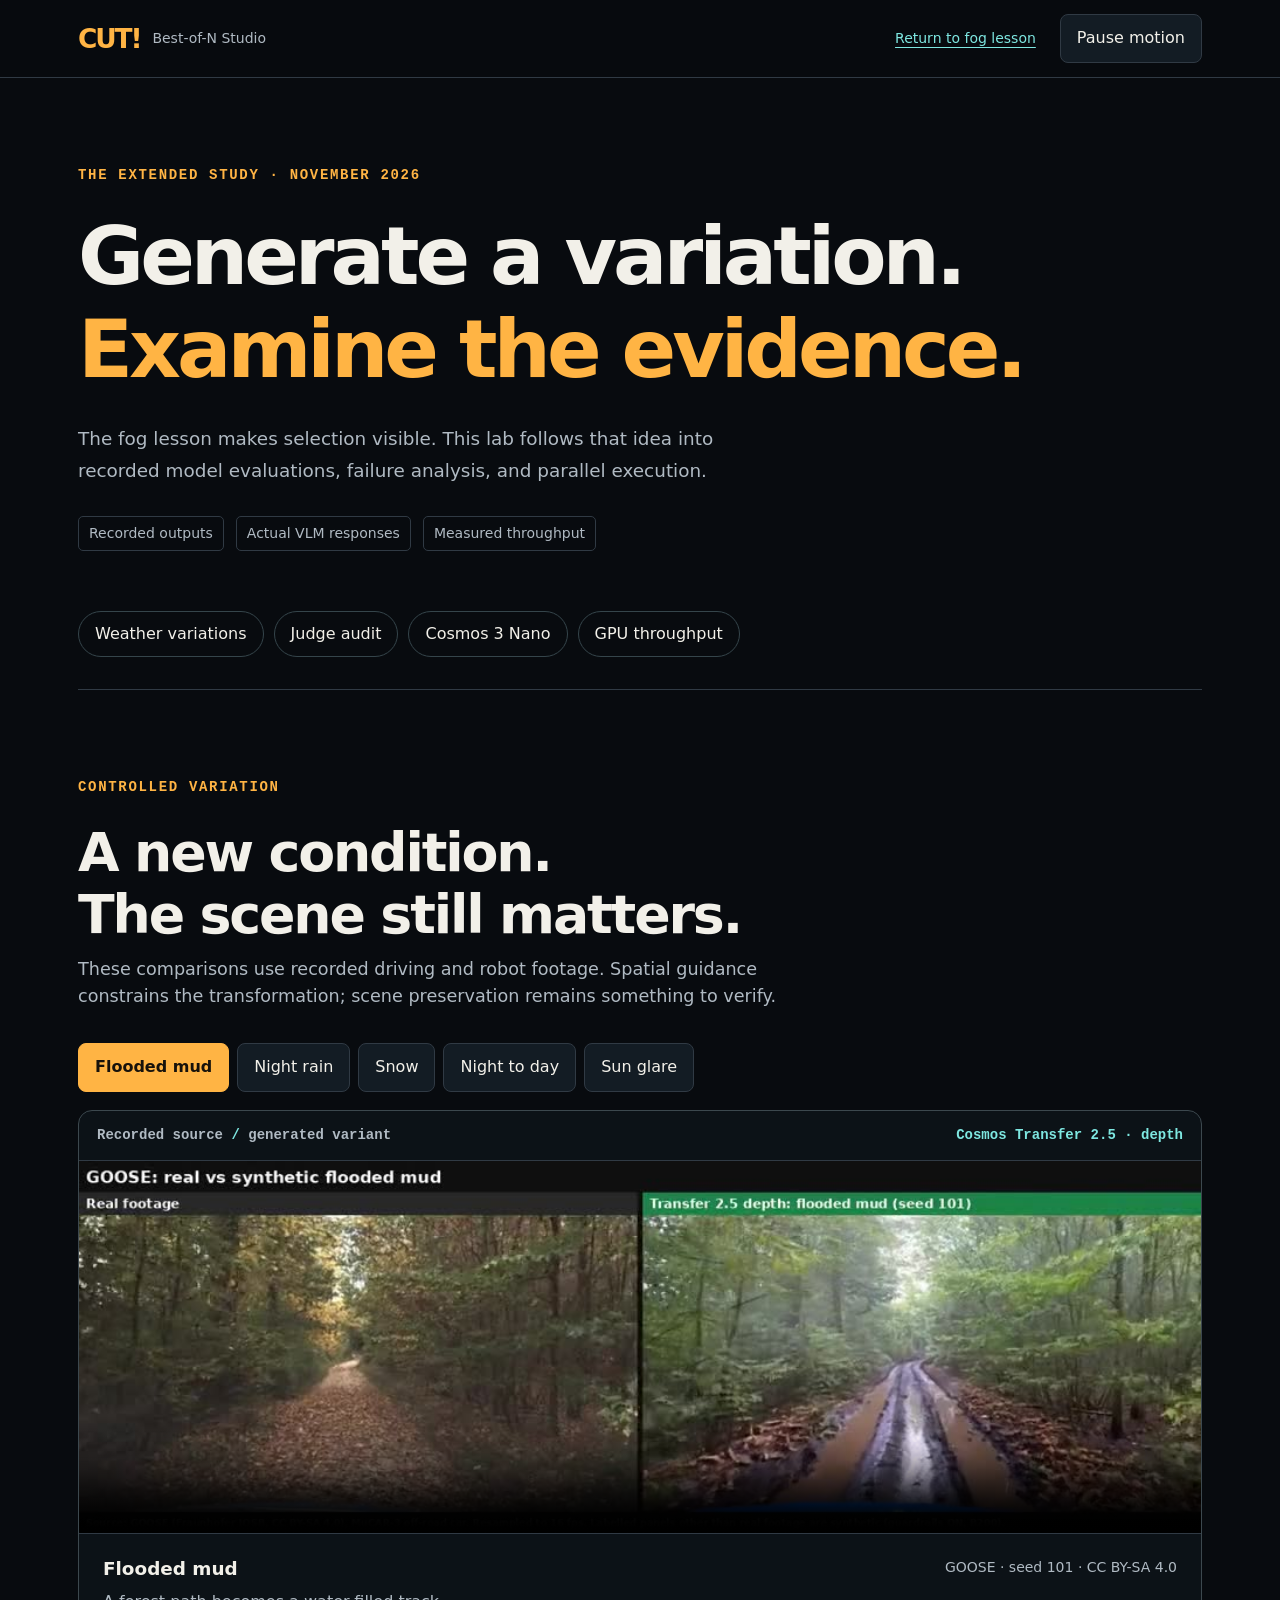
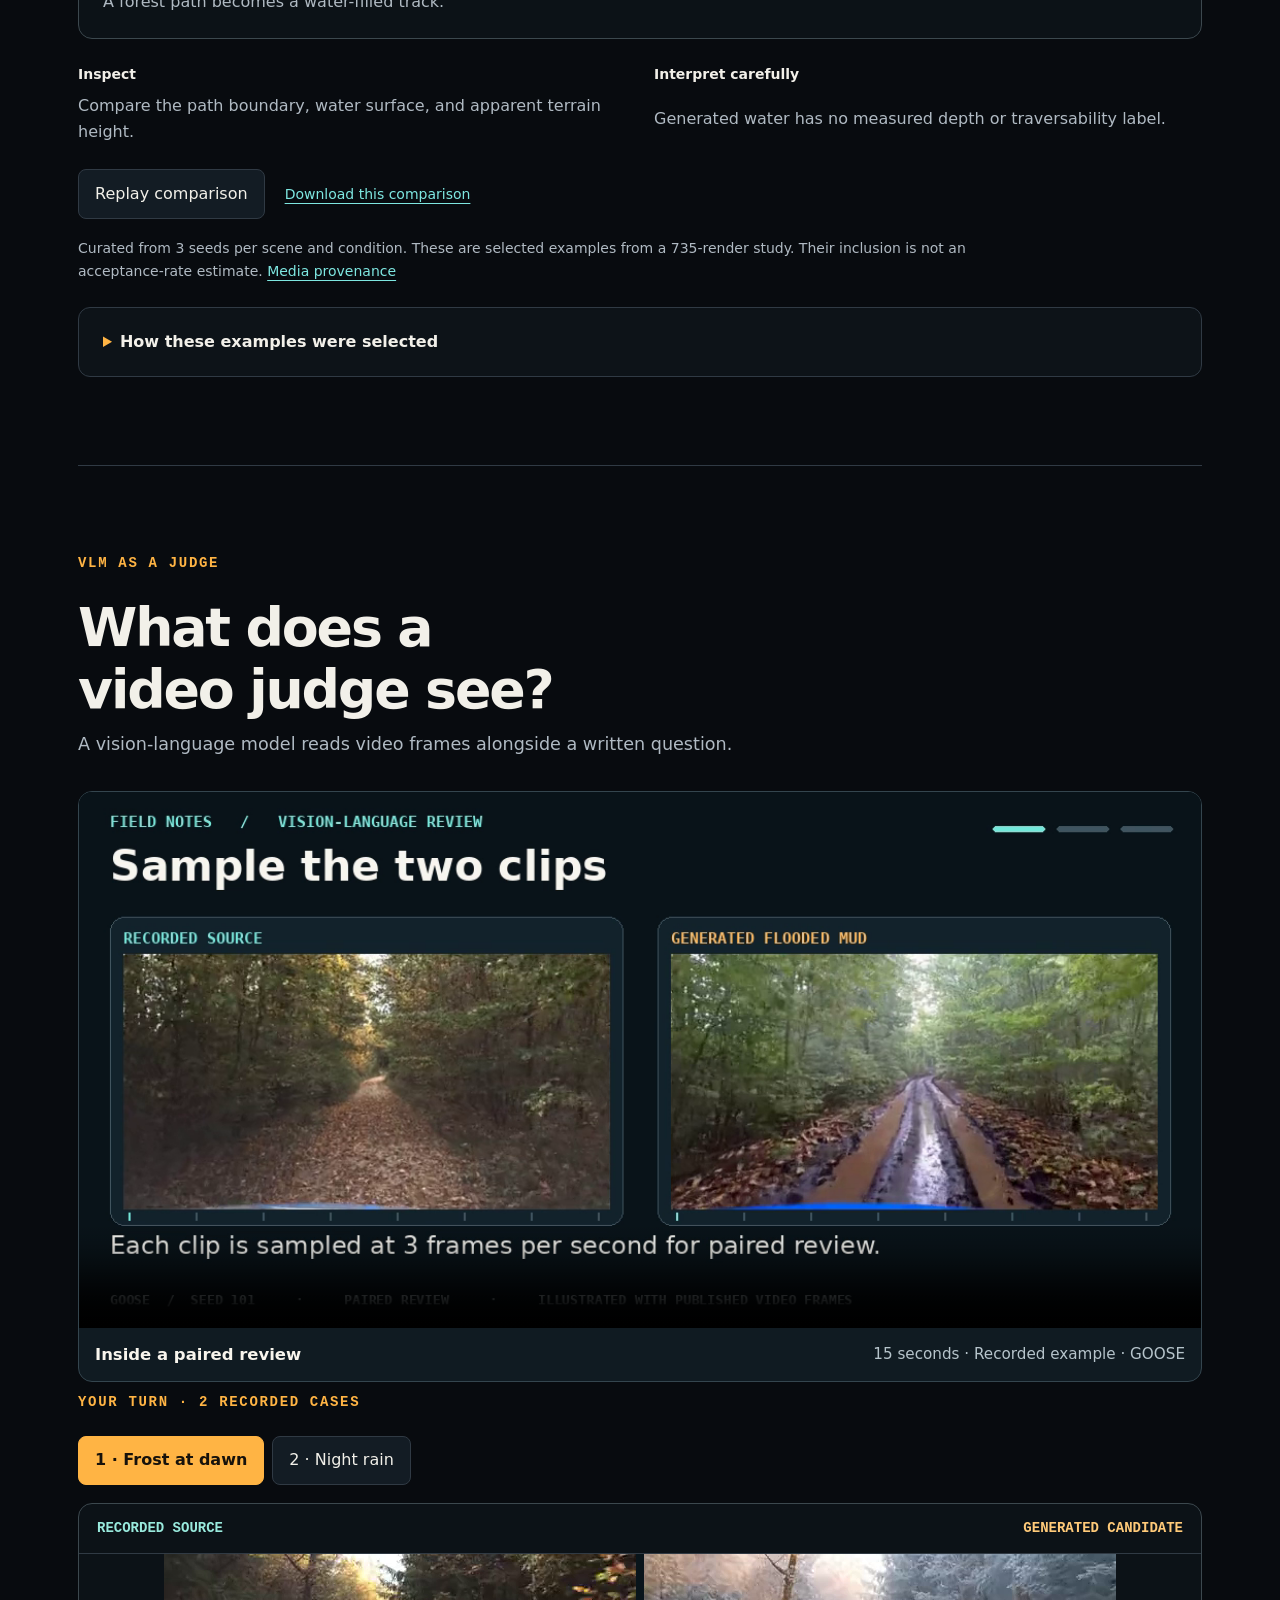
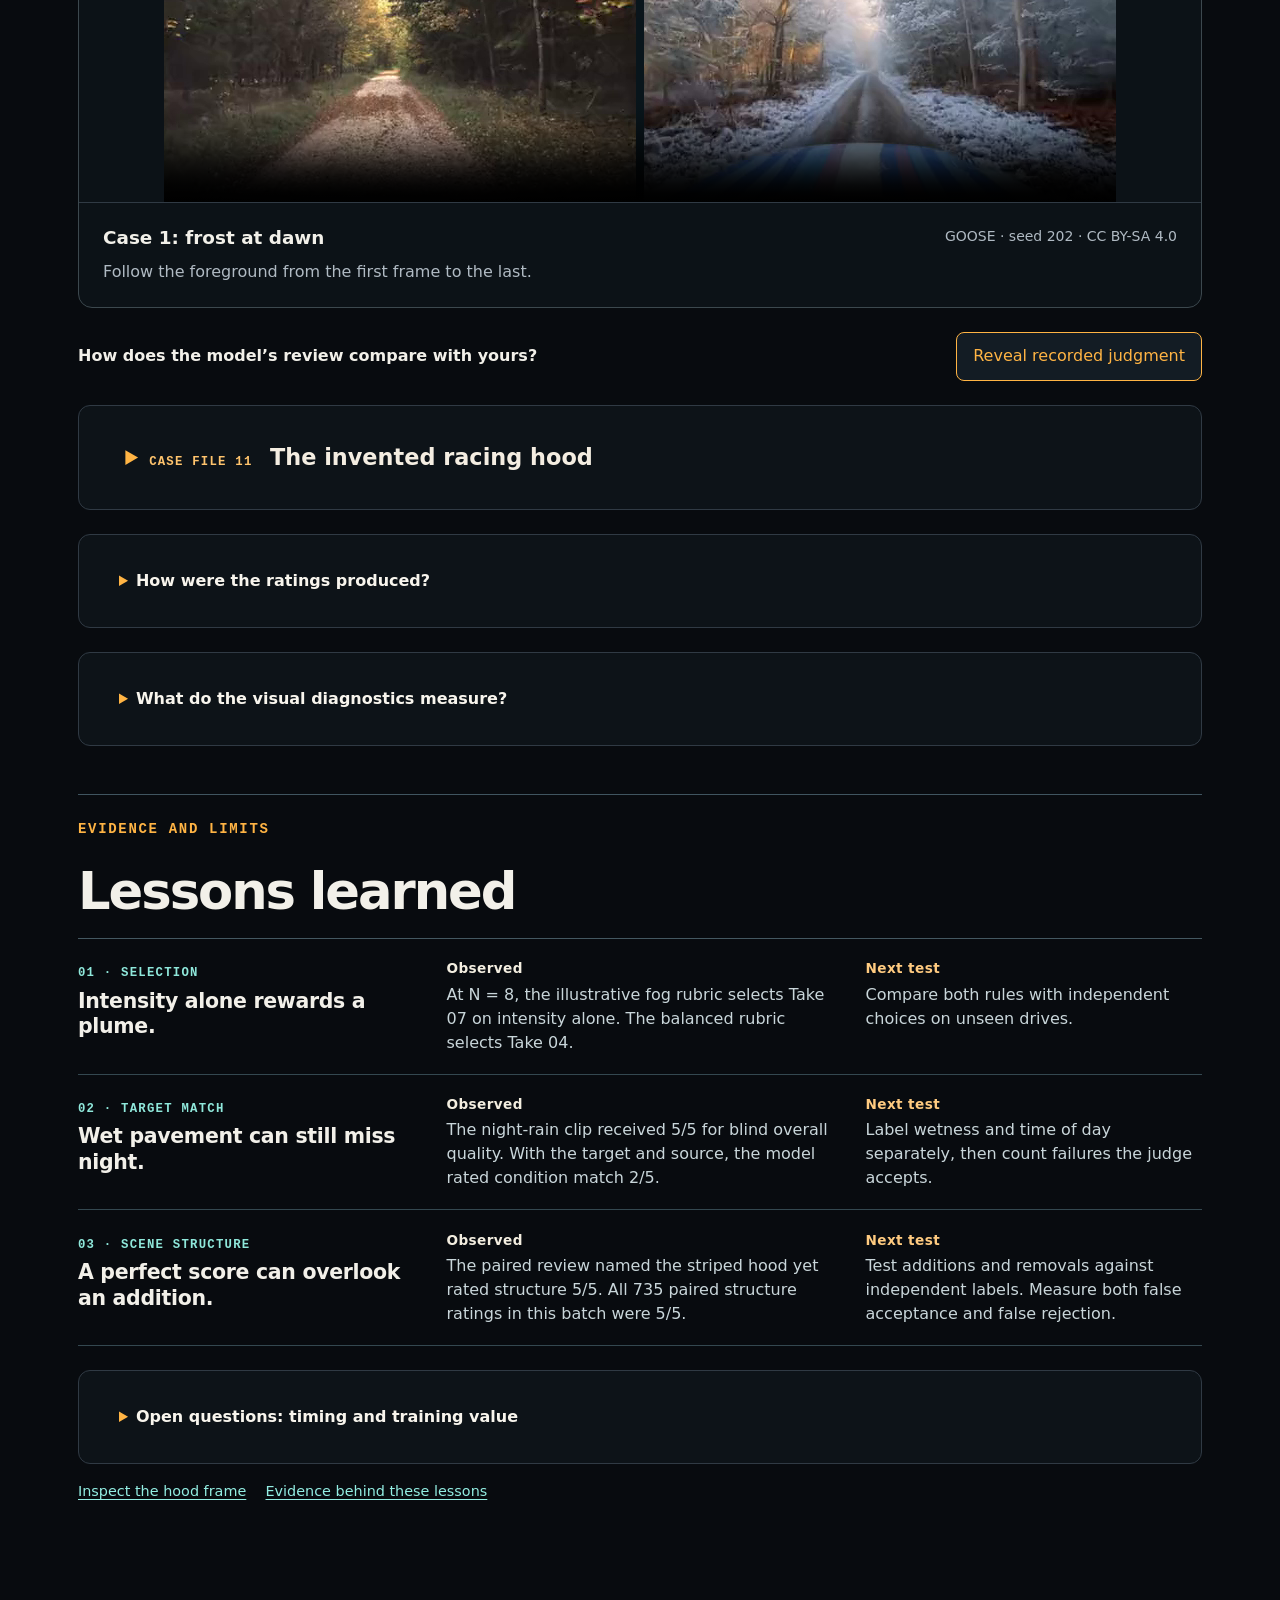
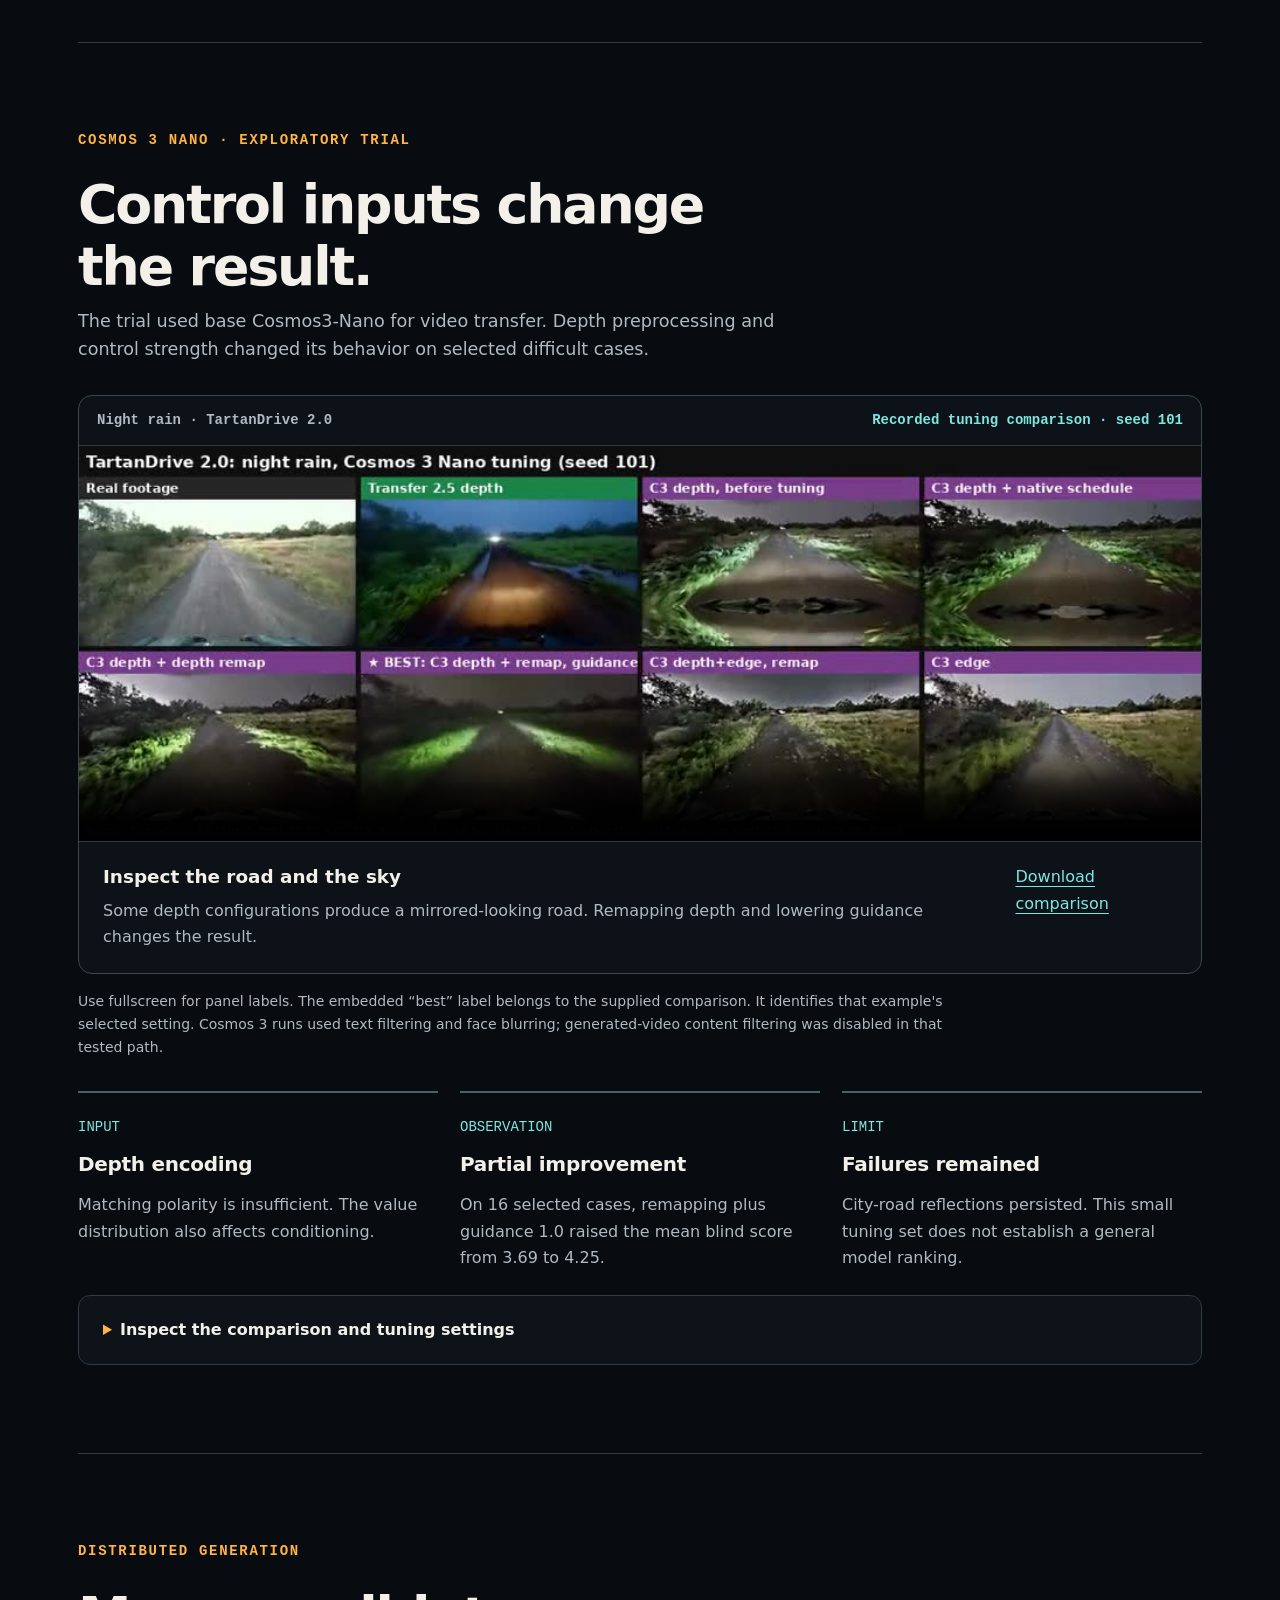
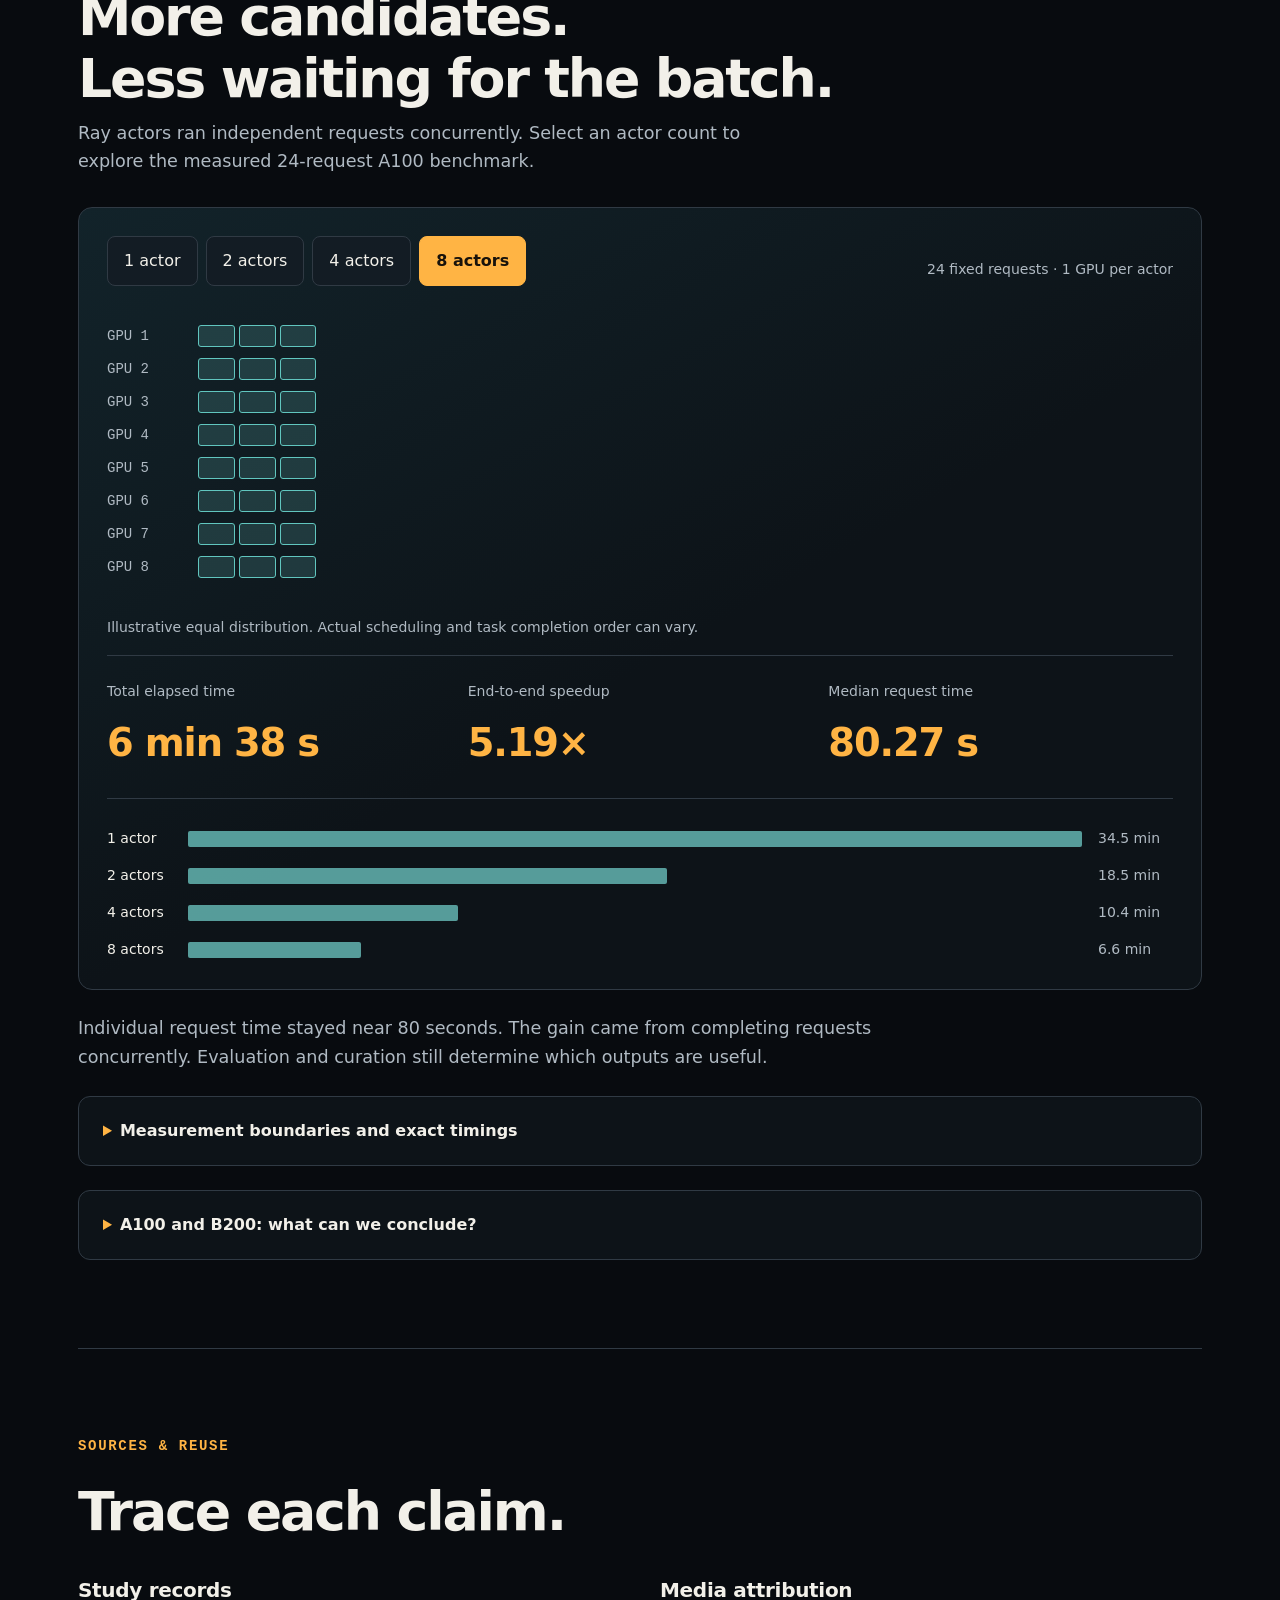
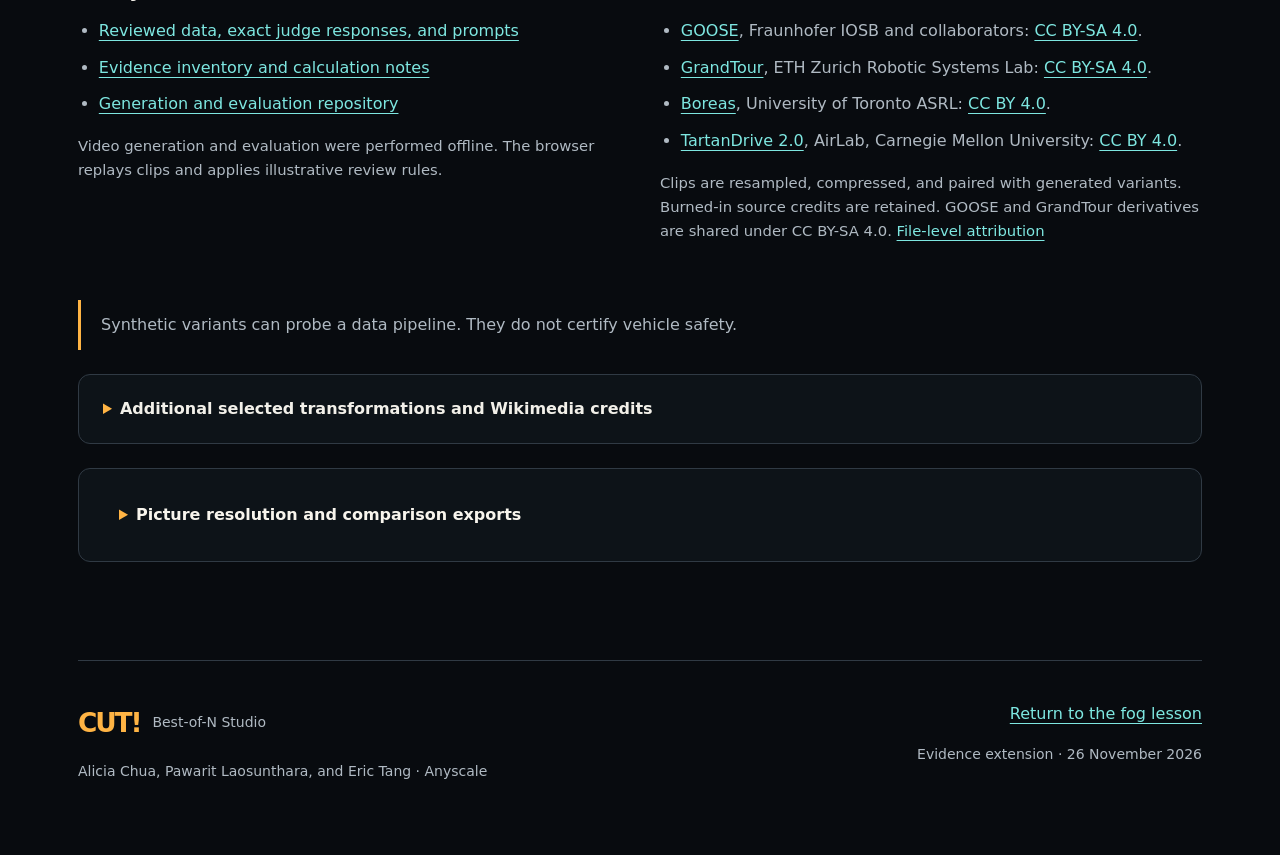
<file: interactive/evidence.html>
<!doctype html>
<html lang="en"><head><meta charset="utf-8"><meta name="viewport" content="width=device-width,initial-scale=1"><meta name="theme-color" content="#080b0f"><meta name="description" content="Replay weather variants, audit actual VLM judgments, inspect Cosmos 3 Nano trials, and explore measured Ray throughput."><title>CUT! Evidence Lab | Video, verification, and throughput</title><link rel="stylesheet" href="research.v27.css"><link rel="stylesheet" href="studio.v30.css"><link rel="stylesheet" href="quality.v31.css"></head><body class="cut-lab">
<a class="cut-skip" href="#lab-main">Skip to evidence</a><header class="cut-lab-header"><a class="cut-brand" href="index.html"><strong>CUT!</strong><span>Best-of-N Studio</span></a><div><a href="index.html">Return to fog lesson</a><button id="labPause" type="button">Pause motion</button></div></header>
<main id="lab-main" class="cut-shell"><header class="cut-lab-intro"><p class="cut-eyebrow">THE EXTENDED STUDY · NOVEMBER 2026</p><h1>Generate a variation.<br><em>Examine the evidence.</em></h1><p class="cut-lead">The fog lesson makes selection visible. This lab follows that idea into recorded model evaluations, failure analysis, and parallel execution.</p><div class="cut-status-strip"><span>Recorded outputs</span><span>Actual VLM responses</span><span>Measured throughput</span></div></header>
<nav class="cut-lab-nav" aria-label="Evidence lab sections"><a href="#variations">Weather variations</a><a href="#judge">Judge audit</a><a href="#nano">Cosmos 3 Nano</a><a href="#throughput">GPU throughput</a></nav>
<section id="variations" class="cut-lab-section" aria-labelledby="variations-title"><div class="cut-section-intro"><p class="cut-eyebrow">CONTROLLED VARIATION</p><h2 id="variations-title">A new condition.<br>The scene still matters.</h2><p>These comparisons use recorded driving and robot footage. Spatial guidance constrains the transformation; scene preservation remains something to verify.</p></div><div class="cut-showcase" data-showcase><div class="cut-options" role="group" aria-label="Choose a weather comparison"><button type="button" data-clip="flood" aria-pressed="true">Flooded mud</button><button type="button" data-clip="rain" aria-pressed="false">Night rain</button><button type="button" data-clip="snow" aria-pressed="false">Snow</button><button type="button" data-clip="autumn" aria-pressed="false">Night to day</button><button type="button" data-clip="glare" aria-pressed="false">Sun glare</button></div>
 <figure class="cut-player"><div class="cut-player-label"><span>Recorded source <span aria-hidden="true">/</span> generated variant</span><span>Cosmos Transfer 2.5 · depth</span></div>
 <video data-showcase-video src="research-media/flood.mp4" poster="research-media/flood.jpg" controls muted loop playsinline preload="none" aria-label="GOOSE forest path, source on the left and generated flooded mud on the right"></video>
 <figcaption><div><b data-clip-title>Flooded mud</b><p data-clip-description>A forest path becomes a water-filled track.</p></div><span data-clip-meta>GOOSE · seed 101 · CC BY-SA 4.0</span></figcaption></figure>
 <div class="cut-observation"><p><b>Inspect</b><span data-clip-inspect>Compare the path boundary, water surface, and apparent terrain height.</span></p><p><b>Interpret carefully</b><span data-clip-limit>Generated water has no measured depth or traversability label.</span></p></div>
 <div class="cut-player-tools"><button type="button" data-replay>Replay comparison</button><a data-clip-download href="research-media/flood.mp4" download>Download this comparison</a></div>
 <p class="cut-caption">Curated from 3 seeds per scene and condition. These are selected examples from a 735-render study. Their inclusion is not an acceptance-rate estimate. <a href="evidence.html#provenance">Media provenance</a></p></div>
<details><summary>How these examples were selected</summary><div class="cut-details-body"><ul><li>735 renders covered 28 source clips, 4 datasets, up to 9 conditions, and seeds 101, 202, and 303.</li><li>The supplied curation notes describe 119 pairs selected by eye from contact sheets at 5 time points.</li><li>The lab presents a small teaching selection. Snow is included for inspection without a perfect-score badge.</li><li>No downstream perception-training benefit or physical safety result was measured in this study.</li></ul></div></details></section>
<section id="judge" class="cut-lab-section" aria-labelledby="judge-title"><div class="cut-section-intro"><p class="cut-eyebrow">VLM AS A JUDGE</p><h2 id="judge-title">What does a video judge see?</h2><p>A vision-language model reads video frames alongside a written question.</p></div>
<figure class="vlm-film"><video src="studio-media/judge-walkthrough.v31.mp4" poster="studio-media/judge-walkthrough.v31.png" controls muted playsinline preload="none" aria-label="Animated walkthrough of paired video review using the flooded trail"></video><figcaption><b>Inside a paired review</b><span>15 seconds · Recorded example · GOOSE</span></figcaption></figure>
 <p class="cut-eyebrow v30-case-label">YOUR TURN · 2 RECORDED CASES</p><div class="cut-audit" id="judge-case"><div class="cut-options" role="group" aria-label="Choose a review case"><button type="button" data-case="hood" aria-pressed="true">1 · Frost at dawn</button><button type="button" data-case="day" aria-pressed="false">2 · Night rain</button></div>
<figure class="cut-player"><div class="cut-player-label neutral-pair-label"><span>RECORDED SOURCE</span><span>GENERATED CANDIDATE</span></div><video id="caseVideo" src="studio-media/case-hood.v31.mp4" poster="studio-media/case-hood.v31.png" controls muted loop playsinline preload="none" aria-label="Original scene at left; generated frost at right. Inspect the foreground."></video><figcaption><div><b id="caseTitle">Case 1: frost at dawn</b><p id="caseDescription">Follow the bottom edge of the frame as the vehicle moves.</p></div><span id="caseMeta">GOOSE · seed 202 · CC BY-SA 4.0</span></figcaption></figure>
<div class="cut-reveal-prompt"><p><b>How does the model’s review compare with yours?</b></p><button type="button" id="revealJudge" aria-expanded="false" aria-controls="judgeResults">Reveal recorded judgment</button></div>
<div id="judgeResults" hidden><div class="cut-score-grid"><div><span>Output alone: overall</span><b id="blindScore">5 / 5</b></div><div><span>Paired: structure</span><b id="structureScore">5 / 5</b></div><div><span>Paired: condition</span><b id="conditionScore">5 / 5</b></div></div><blockquote id="judgeQuote"></blockquote><p id="caseInterpretation"></p>
<details><summary>Read the complete recorded responses</summary><div class="cut-details-body"><h4>Blind review</h4><pre id="blindJSON"></pre><h4>Paired review</h4><pre id="pairedJSON"></pre></div></details>
<fieldset class="cut-gates"><legend>Apply explicit review rules</legend><label><input id="objectGate" type="checkbox"> Reject unrequested foreground objects</label><label><input id="weatherGate" type="checkbox"> Require the requested time of day</label><p id="gateResult" role="status">Review required. No exclusion rules are active.</p><small>Rule demonstration uses documented failure annotations. It does not run a detector or VLM in your browser.</small></fieldset></div></div>
<details class="case-file31" id="invented-hood"><summary><span>CASE FILE 11</span> The invented racing hood</summary>
 <p class="cf-deck">At 2.875 seconds, a thin edge is visible at the bottom of the recorded view. After the frost edit, a broad blue and pink hood covers the lower center.</p>
 <div class="cf-pair"><figure><figcaption>Recorded source</figcaption><img src="studio-media/hood-frame-source.v31.png" width="472" height="248" loading="lazy" alt="Recorded forest track. Gravel fills the foreground, with a thin edge at the foot of the frame."></figure><figure><figcaption>Generated frost</figcaption><img src="studio-media/hood-frame-generated.v31.png" width="472" height="248" loading="lazy" alt="Generated forest track with a large striped hood across the lower center."></figure></div>
 <div class="cf-reading"><p><b>What the model wrote</b><span>“blue and pink striped hood of the car” appears under <code>added_objects</code>.</span></p><p><b>What the model scored</b><span>Structure preservation: <strong>5/5</strong>. A rule requiring foreground objects to retain their appearance and extent would exclude this clip.</span></p></div>
 <p class="cf-source">GOOSE · seed 202 · frame 47 of 93 · <a href="https://goose-dataset.de/">source credit</a> · <a href="https://creativecommons.org/licenses/by-sa/4.0/">CC BY-SA 4.0</a></p>
 <p class="cf-more"><a href="research-media/hood.mp4">Play the original labelled comparison</a><a href="evidence/hood-case.json">Read the recorded response</a><a href="present.html#invented-hood">Show this case on the projector</a></p></details><details class="method-drawer"><summary>How were the ratings produced?</summary><ul><li><b>Blind:</b> the generated clip alone, sampled at 4 frames per second, with a general footage-quality question.</li><li><b>Paired:</b> source, generated clip, and target condition; both clips sampled at 3 frames per second.</li><li><b>Model:</b> Qwen3-VL-32B-Instruct, greedy decoding, up to 700 output tokens. Ratings are ordered categories from 1 to 5.</li></ul><p><a href="evidence/reviewed-data.json">Prompts and recorded results</a> · <a href="https://github.com/miss-classification/cosmos-offroad-ray/blob/1a9ac3f371b0465cdb78b4caaba4a887ad7532ab/jobs/eval_v4.py">Evaluation code</a></p></details>
 <details class="method-drawer"><summary>What do the visual diagnostics measure?</summary><ul><li><b>Edge overlap:</b> source-edge F1 compares visible boundaries within 2 pixels. Fog can obscure a real edge.</li><li><b>Motion:</b> a source-flow warping residual measures image disagreement after motion compensation.</li><li><b>Color:</b> CIELAB chroma measures color intensity. It does not establish that the requested weather is present.</li></ul><p>The study used these custom diagnostics. VBench was not run.</p></details><section class="lessons31" id="lessons-learned" aria-labelledby="lessons31-title"><p class="cut-eyebrow">EVIDENCE AND LIMITS</p><h2 id="lessons31-title">Lessons learned</h2><div class="lr-list"><article class="lr-row"><div><span class="lr-tag">01 · SELECTION</span><h3>Intensity alone rewards a plume.</h3></div><p><b>Observed</b><span>At N = 8, the illustrative fog rubric selects Take 07 on intensity alone. The balanced rubric selects Take 04.</span></p><p><b>Next test</b><span>Compare both rules with independent choices on unseen drives.</span></p></article><article class="lr-row"><div><span class="lr-tag">02 · TARGET MATCH</span><h3>Wet pavement can still miss night.</h3></div><p><b>Observed</b><span>The night-rain clip received 5/5 for blind overall quality. With the target and source, the model rated condition match 2/5.</span></p><p><b>Next test</b><span>Label wetness and time of day separately, then count failures the judge accepts.</span></p></article><article class="lr-row"><div><span class="lr-tag">03 · SCENE STRUCTURE</span><h3>A perfect score can overlook an addition.</h3></div><p><b>Observed</b><span>The paired review named the striped hood yet rated structure 5/5. All 735 paired structure ratings in this batch were 5/5.</span></p><p><b>Next test</b><span>Test additions and removals against independent labels. Measure both false acceptance and false rejection.</span></p></article></div><details class="method-drawer lr-gaps"><summary>Open questions: timing and training value</summary><ul><li><b>Which defects fall between sampled frames?</b> Compare the 3-fps paired review with full-rate human inspection around occlusions and sudden object changes.</li><li><b>Do the variants improve perception?</b> Train comparable real-only and real-plus-synthetic baselines, then evaluate them on held-out real fog or night drives. No such downstream result is reported here.</li></ul></details><p class="cf-more"><a href="#invented-hood">Inspect the hood frame</a><a href="evidence/lesson-findings.json">Evidence behind these lessons</a></p></section></section>
<section id="nano" class="cut-lab-section" aria-labelledby="nano-title"><div class="cut-section-intro"><p class="cut-eyebrow">COSMOS 3 NANO · EXPLORATORY TRIAL</p><h2 id="nano-title">Control inputs change<br>the result.</h2><p>The trial used base Cosmos3-Nano for video transfer. Depth preprocessing and control strength changed its behavior on selected difficult cases.</p></div>
<figure class="cut-player"><div class="cut-player-label"><span>Night rain · TartanDrive 2.0</span><span>Recorded tuning comparison · seed 101</span></div><video src="research-media/nano-tuning.mp4" poster="research-media/nano-tuning.jpg" controls muted loop playsinline preload="none" aria-label="8-panel comparison of source footage, Transfer 2.5, and Cosmos 3 Nano depth, edge, and tuning variants"></video><figcaption><div><b>Inspect the road and the sky</b><p>Some depth configurations produce a mirrored-looking road. Remapping depth and lowering guidance changes the result.</p></div><a href="research-media/nano-tuning.mp4" download>Download comparison</a></figcaption></figure>
<p class="cut-caption">Use fullscreen for panel labels. The embedded “best” label belongs to the supplied comparison. It identifies that example's selected setting. Cosmos 3 runs used text filtering and face blurring; generated-video content filtering was disabled in that tested path.</p>
<div class="cut-three-notes"><article><span>INPUT</span><h3>Depth encoding</h3><p>Matching polarity is insufficient. The value distribution also affects conditioning.</p></article><article><span>OBSERVATION</span><h3>Partial improvement</h3><p>On 16 selected cases, remapping plus guidance 1.0 raised the mean blind score from 3.69 to 4.25.</p></article><article><span>LIMIT</span><h3>Failures remained</h3><p>City-road reflections persisted. This small tuning set does not establish a general model ranking.</p></article></div>
<details><summary>Inspect the comparison and tuning settings</summary><div class="cut-details-body"><h3>Initial comparison: 58 requests per configuration</h3><div class="cut-table-scroll" role="region" aria-label="Model comparison results" tabindex="0"><table><caption>Automated Qwen ratings on generated outputs; each rating is on a 1–5 scale.</caption><thead><tr><th scope="col">Configuration</th><th scope="col">Generated / requested</th><th scope="col">Blind overall</th><th scope="col">Condition</th><th scope="col">Mean request time</th></tr></thead><tbody><tr><th scope="row">Transfer 2.5 depth</th><td>58/58</td><td>4.88</td><td>4.19</td><td>166.6 s</td></tr><tr><th scope="row">Transfer 2.5 edge distilled (4 steps)</th><td>58/58</td><td>4.66</td><td>3.95</td><td>33.5 s</td></tr><tr><th scope="row">Cosmos 3 Nano depth</th><td>57/58</td><td>4.25</td><td>3.96</td><td>222.6 s</td></tr><tr><th scope="row">Cosmos 3 Nano edge</th><td>57/58</td><td>4.72</td><td>3.56</td><td>221.9 s</td></tr></tbody></table></div><p>Each Cosmos 3 configuration generated 57 outputs and blocked 1 request. Transfer 2.5 generated all 58. Means therefore have different output denominators. Sampling steps and control encodings also differ.</p><h3>Follow-up: 16 deliberately selected tuning cases</h3><ul><li>4 clips × 4 conditions, seed 101. Base Cosmos3-Nano revision <code>45666784</code>.</li><li>Depth remap: <code>v′ = 255 × 0.76 × (v / 255)<sup>0.38</sup></code>, then control guidance 1.0.</li><li>Mean condition score: 4.06 before tuning, 4.25 with remap and guidance 1.0.</li><li>The tested pipeline used 50 steps for Nano and 35 for Transfer 2.5 depth. Transfer-Auto and Sim-Transfer checkpoints were not evaluated.</li></ul><p>The reported improvement is exploratory. The VLM ceiling effect described above limits how strongly its scores support model-quality claims.</p></div></details></section>
<section id="throughput" class="cut-lab-section" aria-labelledby="throughput-title"><div class="cut-section-intro"><p class="cut-eyebrow">DISTRIBUTED GENERATION</p><h2 id="throughput-title">More candidates.<br>Less waiting for the batch.</h2><p>Ray actors ran independent requests concurrently. Select an actor count to explore the measured 24-request A100 benchmark.</p></div>
<div class="cut-benchmark"><div class="cut-benchmark-head"><div class="cut-options" role="group" aria-label="Active A100 actors"><button type="button" data-actors="1" aria-pressed="false">1 actor</button><button type="button" data-actors="2" aria-pressed="false">2 actors</button><button type="button" data-actors="4" aria-pressed="false">4 actors</button><button type="button" data-actors="8" aria-pressed="true">8 actors</button></div><span>24 fixed requests · 1 GPU per actor</span></div><div class="cut-schedule" id="actorSchedule" aria-label="Illustrative distribution of 24 requests across active actors"></div><p class="cut-caption">Illustrative equal distribution. Actual scheduling and task completion order can vary.</p><div class="cut-benchmark-stats" aria-live="polite"><div><span>Total elapsed time</span><strong id="batchTime">6 min 38 s</strong></div><div><span>End-to-end speedup</span><strong id="batchSpeed">5.19×</strong></div><div><span>Median request time</span><strong id="requestTime">80.27 s</strong></div></div><div class="cut-time-chart" role="img" aria-label="Measured total batch time: 1 actor 2067.75 seconds, 2 actors 1107.90 seconds, 4 actors 624.94 seconds, 8 actors 398.39 seconds"><div><span>1 actor</span><i style="--bar:100%"></i><b>34.5 min</b></div><div><span>2 actors</span><i style="--bar:53.6%"></i><b>18.5 min</b></div><div><span>4 actors</span><i style="--bar:30.2%"></i><b>10.4 min</b></div><div><span>8 actors</span><i style="--bar:19.3%"></i><b>6.6 min</b></div></div></div>
<p class="cut-takeaway">Individual request time stayed near 80 seconds. The gain came from completing requests concurrently. Evaluation and curation still determine which outputs are useful.</p>
<details><summary>Measurement boundaries and exact timings</summary><div class="cut-details-body"><div class="cut-table-scroll" role="region" aria-label="A100 timings" tabindex="0"><table><caption>8 separate A100-SXM4-80GB worker nodes; 24 requests at each point.</caption><thead><tr><th scope="col">Active actors</th><th scope="col">Total wall time</th><th scope="col">Generation window</th><th scope="col">Median request</th></tr></thead><tbody><tr><th scope="row">1</th><td>2067.75 s</td><td>1958.07 s</td><td>79.79 s</td></tr><tr><th scope="row">2</th><td>1107.90 s</td><td>999.04 s</td><td>80.19 s</td></tr><tr><th scope="row">4</th><td>624.94 s</td><td>522.19 s</td><td>80.26 s</td></tr><tr><th scope="row">8</th><td>398.39 s</td><td>280.67 s</td><td>80.27 s</td></tr></tbody></table></div><ul><li>End-to-end speedup: 5.19×. Generation-window speedup: 6.98×.</li><li>Every point completed 24 generations with 0 infrastructure failures. Their recorded state was generated_unreviewed.</li><li>All 8 GPU nodes stayed allocated even with fewer active actors. Lower elapsed time is not a measured price comparison.</li><li>No confidence intervals or repeated benchmark runs are supplied.</li></ul><p><a href="https://www.usenix.org/conference/osdi18/presentation/moritz">Moritz, Nishihara et al., Ray, OSDI 2018</a> explains the framework. These timings come from this project's supplied benchmark records.</p></div></details>
<details id="hardware"><summary>A100 and B200: what can we conclude?</summary><div class="cut-details-body"><p>The supplied handoff reports a single matched depth probe: the same clip, prompt, seed, 35 steps, and guidance 3.</p><div class="cut-table-scroll" role="region" aria-label="Reported hardware probe" tabindex="0"><table><caption>Single-probe observations, separate from the actor-scaling benchmark.</caption><thead><tr><th scope="col">GPU</th><th scope="col">Model load</th><th scope="col">Generation</th><th scope="col">Evidence available</th></tr></thead><tbody><tr><th scope="row">A100</th><td>212 s</td><td>868 s</td><td>Handoff notes; original raw probe absent</td></tr><tr><th scope="row">B200</th><td>64.7 s</td><td>172.1 s</td><td>Saved probe JSON</td></tr></tbody></table></div><p>The reported generation-time ratio is about 5.0×. Treat it as a preliminary observation: the A100 raw record and repeated trials are needed for an independently auditable hardware comparison.</p><p><b>H100 was not measured in the supplied evidence.</b> No H100/B200 speedup or cost claim is made here.</p></div></details></section>
<section id="provenance" class="cut-lab-section cut-provenance" aria-labelledby="provenance-title"><p class="cut-eyebrow">SOURCES &amp; REUSE</p><h2 id="provenance-title">Trace each claim.</h2><div class="cut-source-grid"><article><h3>Study records</h3><ul><li><a href="evidence/reviewed-data.json">Reviewed data, exact judge responses, and prompts</a></li><li><a href="evidence/README.md">Evidence inventory and calculation notes</a></li><li><a href="https://github.com/miss-classification/cosmos-offroad-ray">Generation and evaluation repository</a></li></ul><p>Video generation and evaluation were performed offline. The browser replays clips and applies illustrative review rules.</p></article><article><h3>Media attribution</h3><ul><li><a href="https://goose-dataset.de/">GOOSE</a>, Fraunhofer IOSB and collaborators: <a href="https://creativecommons.org/licenses/by-sa/4.0/">CC BY-SA 4.0</a>.</li><li><a href="https://grandtour.leggedrobotics.com/">GrandTour</a>, ETH Zurich Robotic Systems Lab: <a href="https://creativecommons.org/licenses/by-sa/4.0/">CC BY-SA 4.0</a>.</li><li><a href="https://www.boreas.utias.utoronto.ca/">Boreas</a>, University of Toronto ASRL: <a href="https://creativecommons.org/licenses/by/4.0/">CC BY 4.0</a>.</li><li><a href="https://theairlab.org/TartanDrive2/">TartanDrive 2.0</a>, AirLab, Carnegie Mellon University: <a href="https://creativecommons.org/licenses/by/4.0/">CC BY 4.0</a>.</li></ul><p>Clips are resampled, compressed, and paired with generated variants. Burned-in source credits are retained. GOOSE and GrandTour derivatives are shared under CC BY-SA 4.0. <a href="evidence/media-manifest.json">File-level attribution</a></p></article></div><p class="cut-scope">Synthetic variants can probe a data pipeline. They do not certify vehicle safety.</p><details><summary>Additional selected transformations and Wikimedia credits</summary><div class="cut-details-body"><p><a href="index.html#selected-comparisons">Explore the 10 selected terrain, atmosphere, wildlife, and winter-road comparisons</a>.</p><p>The Wikimedia clips are from a separate generation run and are outside the 735-clip structure-score audit. Gallery selection does not establish correctness or training utility.</p><ul><li>Impala source: <a href="https://commons.wikimedia.org/wiki/File:Nairobi_National_Park_(August_2025)_Crossing.webm">Nairobi National Park (August 2025) Crossing</a>, Addshore, <a href="https://creativecommons.org/licenses/by-sa/4.0/">CC BY-SA 4.0</a>.</li><li>Winter-road source: <a href="https://commons.wikimedia.org/wiki/File:Aerial_views_of_a_car_driving_in_snow_through_a_forest.webm">Aerial views of a car driving in snow through a forest</a>, Vladislav Sanikovich, <a href="https://creativecommons.org/licenses/by/3.0/">CC BY 3.0</a>.</li></ul><p>Source footage was cut, resized, temporally resampled, and used to condition synthetic changes. The supplied comparison videos retain their credits. <a href="evidence/media-manifest.json">Per-file provenance</a>.</p></div></details><details class="method-drawer" id="media-quality"><summary>Picture resolution and comparison exports</summary><ul><li>The original fog candidates in the teaching ZIP are 640 × 360 video proxies.</li><li>The 339 supplied showcase videos are 960 pixels wide across the entire composition. The final four comparisons use two 472 × 248 picture areas from those files.</li><li>The divider and paired chapters of the reel use the cropped source pixels at native size. Enlarge the divider for a room view; enlarging cannot recover original camera or render detail.</li><li>The original comparison files remain available with their embedded titles and credits. The small downloadable GIF is an illustrated guide; the MP4 is the presentation version.</li></ul><p><a href="evidence/picture-quality.json">Frame sizes, crop coordinates and verification</a></p></details></section>
</main><footer class="cut-lab-footer"><div><a class="cut-brand" href="index.html"><strong>CUT!</strong><span>Best-of-N Studio</span></a><p>Alicia Chua, Pawarit Laosunthara, and Eric Tang · Anyscale</p></div><div><a href="index.html">Return to the fog lesson</a><p>Evidence extension · 26 November 2026</p></div></footer><script src="research-data.v29.js"></script><script src="research.v31.js"></script><script src="studio.v31.js"></script></body></html>
</file>
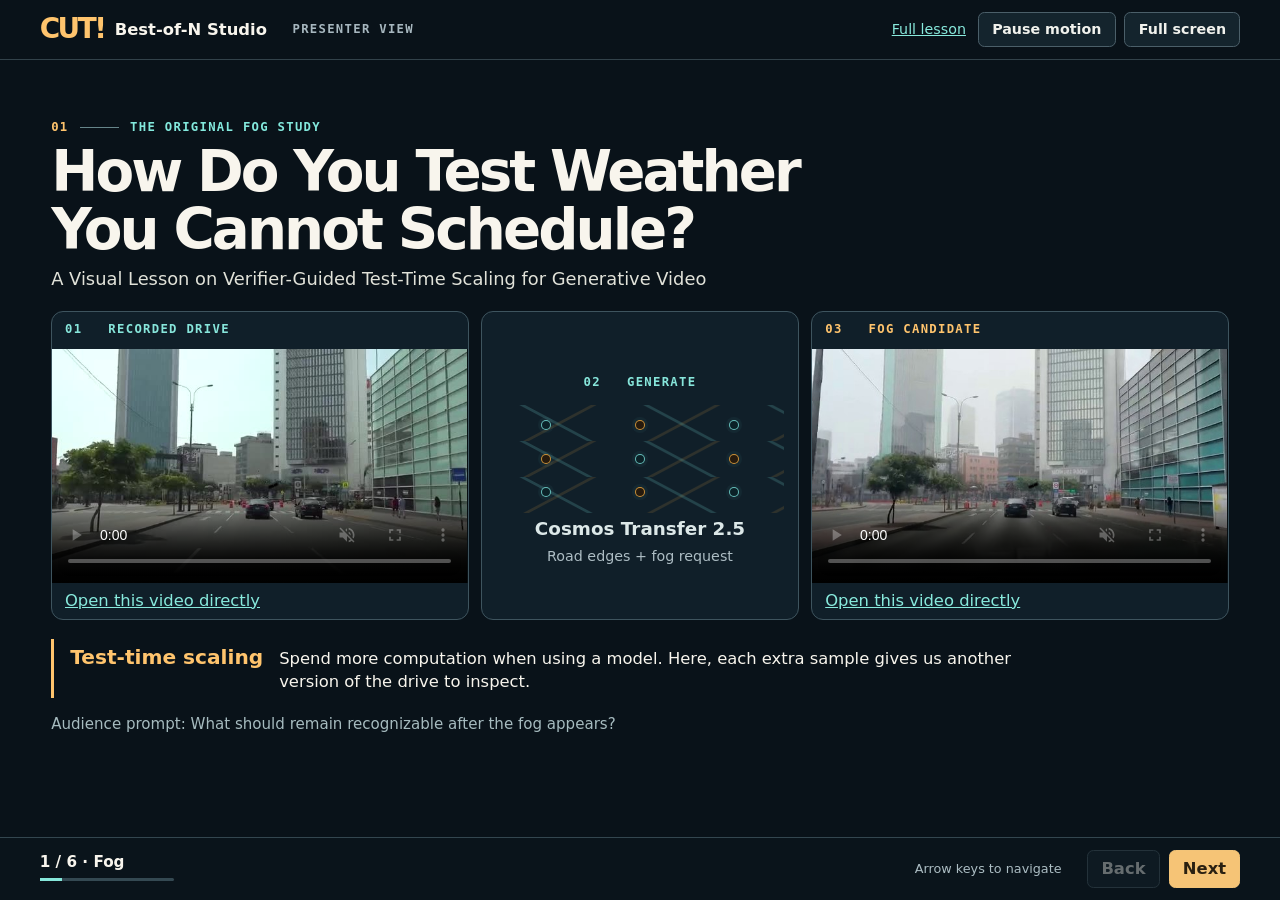
<file: interactive/present.html>
<!doctype html>
<html lang="en"><head><meta charset="utf-8"><meta name="viewport" content="width=device-width, initial-scale=1"><meta name="theme-color" content="#0a141a"><title>Present | CUT! Best-of-N Studio</title><link rel="stylesheet" href="cosmos-explainer.7427545f.css"><link rel="stylesheet" href="studio.v30.css"><link rel="stylesheet" href="present.v30.css"><link rel="stylesheet" href="quality.v31.css"><link rel="stylesheet" href="trail.v33.css"></head><body class="projector"><a class="pd-skip" href="#projection">Skip to the current scene</a><header class="pd-top"><a class="pd-home" href="index.html"><b>CUT!</b> <span>Best-of-N Studio</span></a><span class="pd-mode">PRESENTER VIEW</span><div class="pd-utilities"><a href="index.html">Full lesson</a><button type="button" id="pdMotion" aria-pressed="false">Pause motion</button><button type="button" id="pdFull">Full screen</button></div></header><main id="projection" tabindex="-1"><h1 class="pd-sr-only">How Do You Test Weather You Cannot Schedule? A Visual Lesson on Verifier-Guided Test-Time Scaling for Generative Video</h1><section data-stop="Fog" id="stop-1" class="pd-stop" aria-labelledby="pd-h1"><p class="pd-kicker"><span>01</span><i></i>THE ORIGINAL FOG STUDY</p><h2 id="pd-h1" tabindex="-1">How Do You Test Weather You Cannot Schedule?</h2><p class="pd-subtitle">A Visual Lesson on Verifier-Guided Test-Time Scaling for Generative Video</p>
<div class="pd-opening"><div class="pd-shot"><p>01   RECORDED DRIVE</p><video muted playsinline controls preload="none" loop data-load="media/source.mp4" poster="studio-media/source.jpg" aria-label="Original drive"></video></div><div class="pd-model"><p>02   GENERATE</p><div class="architecture-neural" aria-hidden="true">
                    <div class="noise-field"><i></i><i></i><i></i><i></i><i></i><i></i><small>noise</small></div>
                    <div class="neural-nodes"><i></i><i></i><i></i><i></i><i></i><i></i><i></i><i></i><i></i></div>
                  </div>
                  <b>Cosmos Transfer 2.5</b><span>Road edges + fog request</span></div><div class="pd-shot"><p>03   FOG CANDIDATE</p><video muted playsinline controls preload="none" loop data-load="media/directors_cut_take04.mp4" poster="media/posters/take-04.jpg" aria-label="Fog candidate from the recorded drive"></video></div></div>
<div class="pd-statement"><b>Test-time scaling</b><p>Spend more computation when using a model. Here, each extra sample gives us another version of the drive to inspect.</p></div>
<p class="pd-presenter">Audience prompt: What should remain recognizable after the fog appears?</p></section><section data-stop="Vote" id="stop-2" class="pd-stop" aria-labelledby="pd-h2" hidden><p class="pd-kicker"><span>02</span><i></i>BLIND COMPARISON</p><h2 id="pd-h2" tabindex="-1">Which fog clip would you keep?</h2><p class="pd-lead">Same drive, same request, different seeds. Watch the fog and the painted lanes.</p><div class="pd-pair"><figure><figcaption>A <span>Take 03</span></figcaption><video muted playsinline controls preload="none" loop data-load="media/directors_cut_take03.mp4" poster="media/posters/take-03.jpg" aria-label="Fog candidate A"></video></figure><figure><figcaption>B <span>Take 07</span></figcaption><video muted playsinline controls preload="none" loop data-load="media/directors_cut_take07.mp4" poster="media/posters/take-07.jpg" aria-label="Fog candidate B"></video></figure></div><div class="pd-actions" role="group" aria-label="Vote on the fog candidates"><button type="button" data-pd-vote="A" aria-pressed="false">Keep A</button><button type="button" data-pd-vote="B" aria-pressed="false">Keep B</button><button type="button" data-pd-vote="neither" aria-pressed="false">Neither</button><button type="button" id="pdReplay">Replay both</button></div><p class="pd-response" id="pdVoteResult" role="status">Ask for a show of hands and one visible reason.</p></section><section data-stop="Select" id="stop-3" class="pd-stop" aria-labelledby="pd-h3" hidden><p class="pd-kicker"><span>03</span><i></i>BEST-OF-N SELECTION</p><h2 id="pd-h3" tabindex="-1">Can a stronger score choose the wrong clip?</h2><p class="pd-lead">Choose N, change the scoring rule, then try rejecting every candidate.</p><div class="pd-inspector"><div class="pd-settings"><fieldset><legend>1 · Candidate pool</legend><div class="pd-actions"><button type="button" data-pd-n="1" aria-pressed="false">1</button><button type="button" data-pd-n="2" aria-pressed="false">2</button><button type="button" data-pd-n="4" aria-pressed="true">4</button><button type="button" data-pd-n="8" aria-pressed="false">8</button></div></fieldset><fieldset><legend>2 · Scoring rule</legend><div class="pd-actions"><button type="button" data-pd-rule="balanced" aria-pressed="true">Balanced</button><button type="button" data-pd-rule="intensity" aria-pressed="false">Intensity only</button></div></fieldset><fieldset><legend>3 · Minimum street fidelity</legend><div class="pd-actions"><button type="button" data-pd-gate="0" aria-pressed="true">Off</button><button type="button" data-pd-gate="80" aria-pressed="false">80</button><button type="button" data-pd-gate="97" aria-pressed="false">97</button></div></fieldset></div><div class="pd-verdict" aria-live="polite"><p class="pd-eyebrow">RETAINED UNDER THIS RULE</p><h3 id="pdWinner">Take 04</h3><p id="pdEligible"></p><video id="pdWinnerVideo" controls muted playsinline loop preload="none" poster="media/posters/take-04.jpg" aria-label="Candidate retained by the current rule"></video><p id="pdEvidence"></p><p class="pd-row" id="pdPolicy"></p><details class="method-drawer"><summary>Show the calculation</summary><p id="pdCalculation"></p></details></div></div><p class="pd-presenter">Fog ratings are illustrative. At N = 8, try intensity alone and inspect the plume.</p></section><section data-stop="Frames" id="stop-4" class="pd-stop" aria-labelledby="pd-h4" hidden><p class="pd-kicker"><span>04</span><i></i>THE VISION-LANGUAGE JUDGE</p><h2 id="pd-h4" tabindex="-1">What evidence reaches the model?</h2><p class="pd-lead">In a paired review, the model receives frames from 2 clips and a separate question about the requested edit.</p><figure class="vlm-film"><video src="studio-media/judge-walkthrough.v31.mp4" poster="studio-media/judge-walkthrough.v31.png" controls muted playsinline preload="none" aria-label="Animated walkthrough of paired video review using the flooded trail"></video><figcaption><b>Inside a paired review</b><span>15 seconds · Recorded example · GOOSE</span></figcaption></figure>
 <details class="method-drawer"><summary>Read the 3 steps and model response</summary><ol><li><b>Sample.</b> Both the source and generated video are sampled at 3 frames per second.</li><li><b>Ask.</b> The review prompt supplies the target, flooded mud, and asks what changed.</li><li><b>Inspect.</b> The model lists “muddy brown water pools in ruts” and rates condition match 5/5. Check the ruts against the original trail.</li></ol><p><a href="evidence/walkthrough.json">Exact prompt and response</a> · <a href="studio-media/judge-walkthrough.v31.gif" download>Download the GIF</a></p></details><p class="pd-presenter">Audience prompt: Which flaw could fall between two sampled frames?</p></section><section data-stop="Audit" id="stop-5" class="pd-stop" aria-labelledby="pd-h5" hidden><p class="pd-kicker"><span>05</span><i></i>AUDIT A RECORDED JUDGMENT</p><h2 id="pd-h5" tabindex="-1">Would you trust a score of 5/5?</h2><div class="pd-actions" role="group" aria-label="Recorded review case"><button type="button" data-pd-case="hood" aria-pressed="true">Frost at dawn</button><button type="button" data-pd-case="day" aria-pressed="false">Night rain</button></div><div class="pd-audit"><figure><figcaption><b>Recorded source</b><span>Generated candidate</span></figcaption><video controls playsinline muted loop preload="none" id="pdCaseVideo" poster="studio-media/case-hood.v31.png" aria-label="Recorded source and generated frost scene."></video></figure><div class="pd-dialogue"><p class="pd-eyebrow">YOUR REVIEW</p><h3 id="pdCaseQ">Does the foreground match the original drive?</h3><div class="pd-actions" role="group" aria-label="Audience assessment"><button type="button" data-pd-assess="keep" aria-pressed="false">Keep</button><button type="button" data-pd-assess="reject" aria-pressed="false">Reject</button><button type="button" data-pd-assess="unsure" aria-pressed="false">Unsure</button></div><p class="pd-small" id="pdAssessNote" role="status">Point to the visual evidence.</p><button class="pd-accent" type="button" id="pdReveal" aria-expanded="false" aria-controls="pdSaved">Reveal model response</button><div id="pdSaved" hidden><h4 id="invented-hood" tabindex="-1">The invented racing hood</h4><p id="pdNumbers"></p><blockquote id="pdQuote"></blockquote><p id="pdMeaning"></p><p id="pdGap"></p><a class="pd-file-link" id="pdFileLink" href="index.html#invented-hood">Inspect the matched frame and recorded response</a></div></div></div><p class="pd-presenter">The blind pass reviews plausibility. The paired pass can compare both clips with the requested condition.</p></section><section data-stop="Final cut" id="stop-6" class="pd-stop" aria-labelledby="pd-h6" hidden><p class="pd-kicker"><span>06</span><i></i>THE FINAL CUT</p><h2 id="pd-h6" tabindex="-1">Would you keep this shot?</h2><p class="pd-lead">Choose a scene. Move the divider to reveal the edit, then defend your decision.</p><div class="field-console" data-final-cut data-picture-size="native">
 <div class="fc-tabs" role="group" aria-label="Choose a field comparison"><button type="button" data-field="impala" aria-pressed="true">Impala at dusk</button><button type="button" data-field="umbrella" aria-pressed="false">Umbrellas to snow</button><button type="button" data-field="mud" aria-pressed="false">Flooded trail</button><button type="button" data-field="rain" aria-pressed="false">Forest night rain</button></div>
 <p class="fc-request"><b>Requested edit</b><span data-fc-target>Shift daylight to blue hour.</span></p>
 <div class="fc-screen" data-fc-screen><video data-fc-video src="research-media/impala-blue-hour.mp4" poster="studio-media/field-impala.v31.png" aria-label="Source and generated impala crossing side by side" playsinline muted loop controls preload="none"></video><canvas data-fc-canvas width="472" height="248" hidden aria-hidden="true"></canvas><div class="fc-overlay" data-fc-overlay hidden><span data-fc-left>Recorded</span><span data-fc-right>Generated</span></div><div class="fc-divider" data-fc-divider hidden><i>‹ ›</i></div></div>
 <div class="fc-controls"><button type="button" data-fc-play>Play scene</button><button type="button" data-fc-reveal>Reveal the edit</button><label class="fc-slider">Move divider<input data-fc-range type="range" min="0" max="100" step="1" value="100" aria-label="Position of the divider between recorded and generated footage"></label></div>
 <p class="fc-prompt" data-fc-question>Can you still follow the impala?</p><div class="fc-verdicts" role="group" aria-label="Your retention decision"><button type="button" data-fc-vote="keep" aria-pressed="false">Keep for review</button><button type="button" data-fc-vote="reject" aria-pressed="false">Reject</button><button type="button" data-fc-vote="more" aria-pressed="false">Need more evidence</button></div>
 <div class="fc-feedback" data-fc-feedback role="status">Name one detail in the footage that supports your choice.</div>
 <div class="fc-links"><button type="button" class="fc-size31" data-fc-size aria-pressed="false">Enlarge picture</button><a data-fc-link href="research-media/impala-blue-hour.mp4">Open original labelled video</a><a href="evidence/field-reel.json">Sources and credits</a><small data-fc-pixels>472 × 248 per view</small></div><details class="fc-log" data-fc-log><summary>Screening log <span data-fc-count>0 / 4</span></summary><div class="fc-log-body"><p>Your decision pins the moment on screen.</p><label>Evidence for this scene <input data-fc-note type="text" maxlength="240" placeholder="Which visible detail informed your choice?" disabled></label><ul data-fc-picks aria-label="Decisions recorded in this session"></ul><button data-fc-save type="button" disabled>Save screening notes</button></div></details></div><details class="method-drawer pd-debrief31" id="lessons-learned"><summary>Debrief: lessons learned and open questions</summary><ul><li><b>Selection:</b> intensity-only scoring favors Take 07 at N = 8; the balanced rule favors Take 04.</li><li><b>Target match:</b> the night-rain output scored 5/5 in blind overall quality but only 2/5 for paired condition match.</li><li><b>Structure:</b> the judge named an invented hood and still gave structure 5/5.</li></ul><p><b>Next test:</b> measure which known failures the judge accepts on unseen drives with independent human labels.</p><p><a href="index.html#lessons-learned">Open the full evidence and proposed tests</a></p></details><p class="trail-after">After the vote: <a href="https://paint-the-trail-gallery.pages.dev/" target="_blank" rel="noopener noreferrer">Explore the Paint the Trail gallery in a new tab</a>.</p><details class="method-drawer reel-drawer"><summary>Optional closing reel · 29 seconds</summary><video muted playsinline controls preload="none" data-load="studio-media/closing-field-reel.v31.mp4" poster="studio-media/closing-field-reel.v31.png" aria-label="Closing reel with before-and-after field scenes and the four-panel weather montage"></video><p><a href="media/montage-rain-fog-night-clear.mp4">Play the original four-condition montage</a></p></details></section></main><footer class="pd-nav"><div class="pd-progress"><span id="pdPosition" aria-live="polite">1 / 6 · Fog</span><div id="pdMeter" aria-hidden="true"><i></i></div></div><span class="pd-keys">Arrow keys to navigate</span><div class="pd-actions"><button type="button" id="pdBack" disabled>Back</button><button type="button" class="pd-accent" id="pdNext">Next</button></div></footer><noscript><p>This presentation uses JavaScript. The <a href="index.html">full lesson</a> and <a href="studio-media/closing-field-reel.v31.mp4">closing film</a> are also available.</p></noscript><script src="fog-annotations.v29.js"></script><script src="research-data.v29.js"></script><script src="field-data.v31.js"></script><script src="field.v31.js"></script><script src="present.v31.js"></script></body></html>
</file>
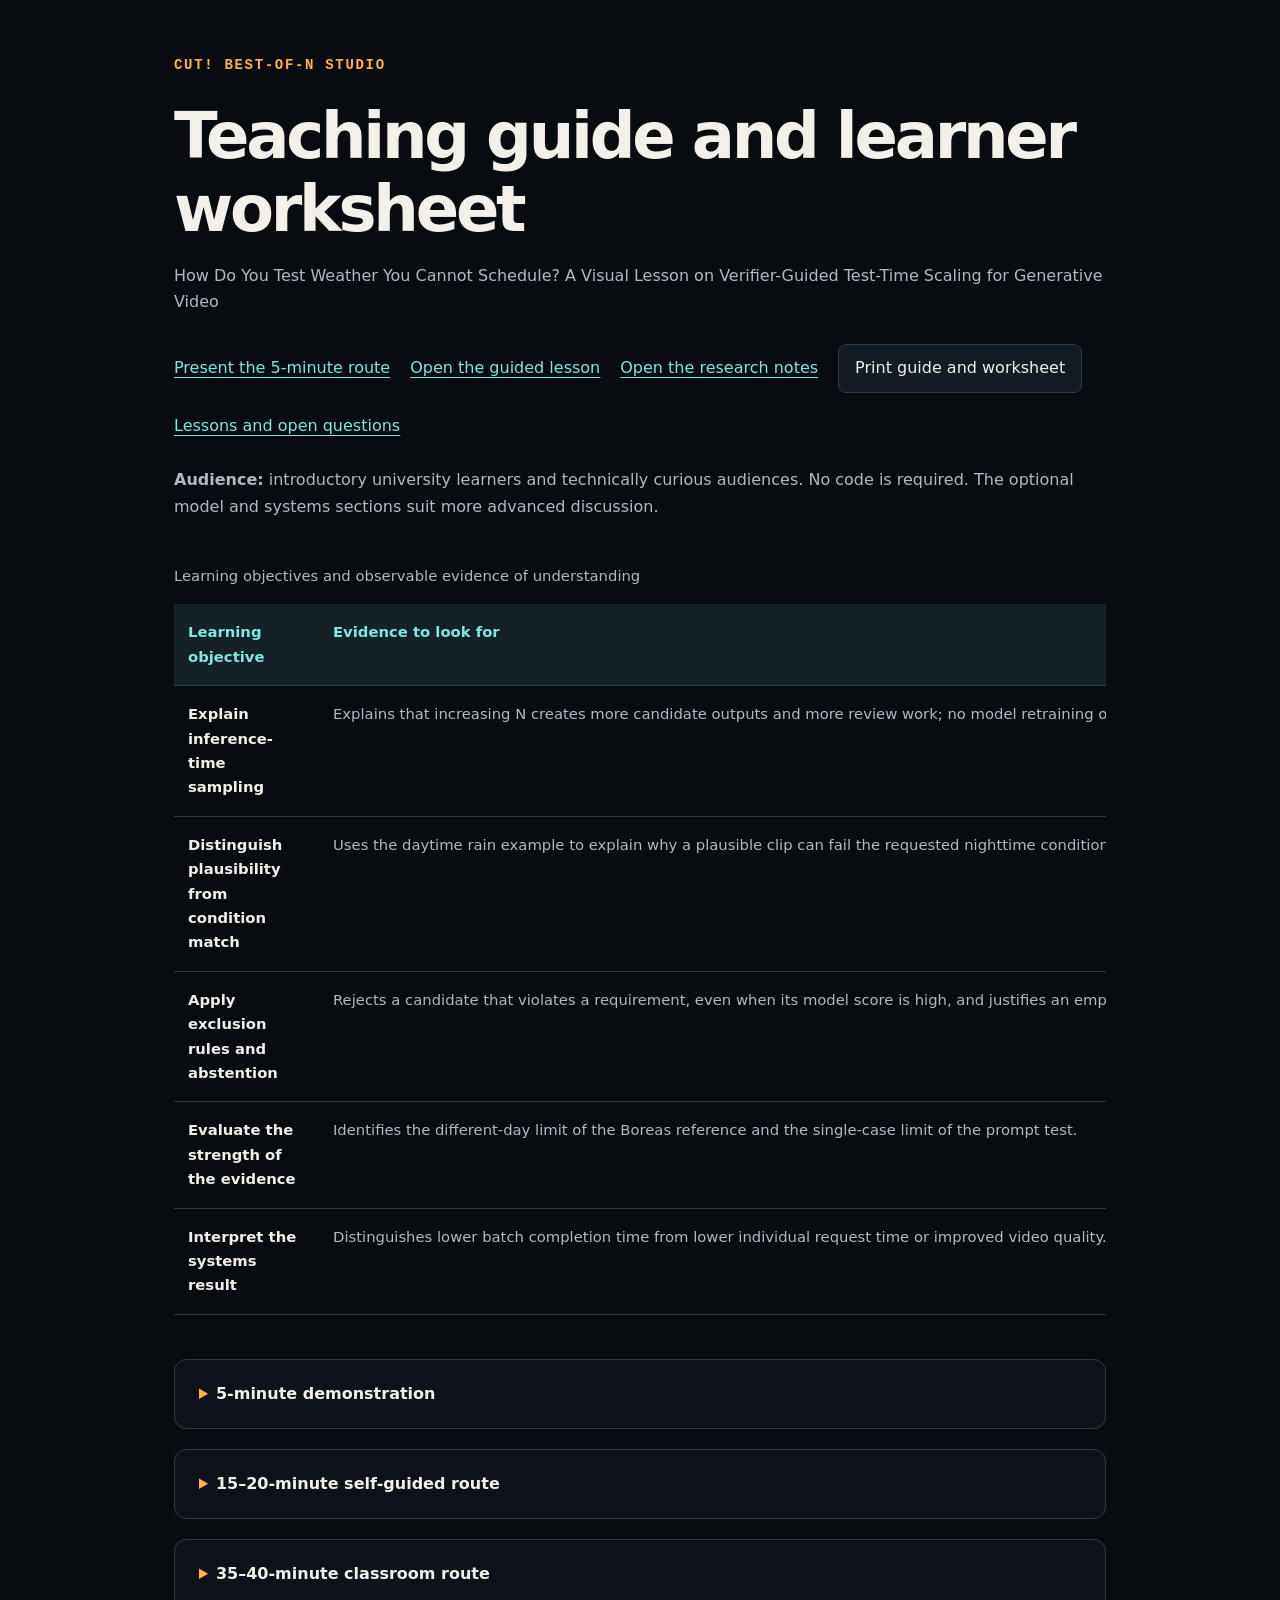
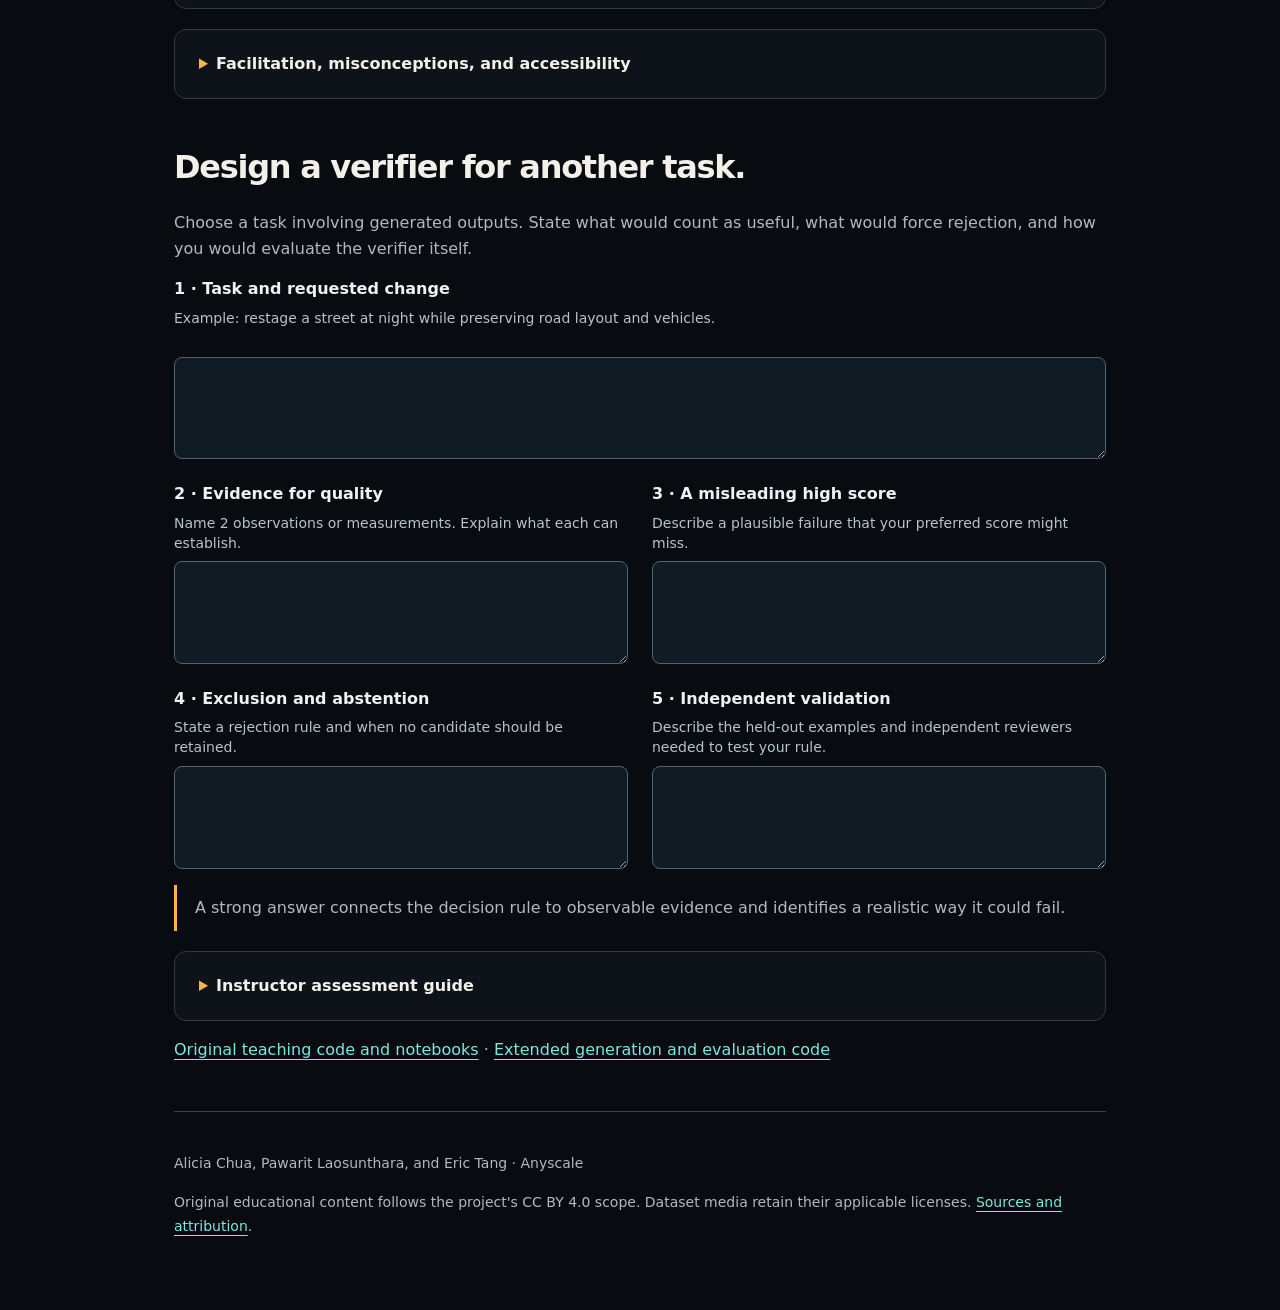
<file: interactive/teaching.html>
<!doctype html>
<html lang="en"><head><meta charset="utf-8"><meta name="viewport" content="width=device-width,initial-scale=1"><title>CUT! Teaching guide and worksheet</title><link rel="stylesheet" href="research.v27.css"><style>
.teaching-shell{max-width:980px;margin:0 auto;padding:56px 24px}.teaching-shell h1{font-size:clamp(2.3rem,5vw,4rem)}.teaching-shell h2{font-size:2rem;margin:50px 0 24px}.teaching-actions{display:flex;gap:20px;align-items:center;flex-wrap:wrap;margin:28px 0}.worksheet-grid{display:grid;grid-template-columns:1fr 1fr;gap:24px}.worksheet-grid label{display:flex;flex-direction:column;gap:10px;color:#eef2f4;line-height:1.5}.worksheet-grid label>span{font-weight:650}.worksheet-grid small{display:block;min-height:3em}.worksheet-grid textarea{width:100%;min-height:150px;resize:vertical;box-sizing:border-box;padding:14px;background:#101b23;border:1px solid #4c6572;border-radius:8px;color:#f1f4f6;font:inherit;line-height:1.6}.worksheet-grid .wide{grid-column:1/-1}.teaching-shell table{margin:24px 0}.teaching-footer{border-top:1px solid #34434c;margin-top:48px;padding-top:24px;font-size:.875rem}.teach-note{border-left:3px solid #ffb444;padding:10px 18px}.cut-lab .teaching-shell h3{margin:24px 0 12px}.route-list li{padding-bottom:8px}.teaching-shell details{margin-top:20px}.worksheet-grid textarea:focus-visible{outline:3px solid #7ee7e1;outline-offset:3px}@media(max-width:640px){.worksheet-grid{grid-template-columns:1fr}.worksheet-grid .wide{grid-column:auto}.worksheet-grid small{min-height:0}.teaching-shell{padding:36px 20px}.teaching-shell .cut-table-scroll{font-size:.875rem}}
@media print{@page{size:A4;margin:17mm}.teaching-shell{max-width:none;padding:0}.teaching-actions,.teaching-footer,.no-print{display:none!important}.teaching-shell h1{font-size:24pt}.teaching-shell h2{font-size:18pt;margin-top:24px}.teaching-shell p,.teaching-shell label,.teaching-shell small,.teaching-shell th,.teaching-shell td{color:#111!important}.teaching-shell details{display:none!important}.worksheet-grid{gap:16px}.worksheet-grid textarea{background:white;color:black;border:1px solid #777;border-radius:0;height:135px;font-size:11pt}.worksheet-grid label{break-inside:avoid}.worksheet-start{break-before:page}.worksheet-grid small{font-size:10pt}.worksheet-grid .wide textarea{height:110px}.teaching-shell caption{color:#333!important}.teaching-shell td,.teaching-shell th{padding:10px}.teach-note{border-color:#333}.cut-lab table{font-size:10pt}}
</style><link rel="stylesheet" href="studio.v30.css"><link rel="stylesheet" href="quality.v31.css"></head><body class="cut-lab"><main class="teaching-shell"><p class="cut-eyebrow">CUT! BEST-OF-N STUDIO</p><h1>Teaching guide and learner worksheet</h1><p>How Do You Test Weather You Cannot Schedule? A Visual Lesson on Verifier-Guided Test-Time Scaling for Generative Video</p><div class="teaching-actions"><a href="present.html">Present the 5-minute route</a><a href="index.html">Open the guided lesson</a><a href="evidence.html">Open the research notes</a><button type="button" id="printGuide">Print guide and worksheet</button><a href="index.html#lessons-learned">Lessons and open questions</a></div>
<p><b>Audience:</b> introductory university learners and technically curious audiences. No code is required. The optional model and systems sections suit more advanced discussion.</p>
<div class="cut-table-scroll" role="region" aria-label="Objectives and assessment" tabindex="0"><table><caption>Learning objectives and observable evidence of understanding</caption><thead><tr><th scope="col">Learning objective</th><th scope="col">Evidence to look for</th></tr></thead><tbody><tr><th scope="row">Explain inference-time sampling</th><td>Explains that increasing N creates more candidate outputs and more review work; no model retraining occurs in the demonstration.</td></tr><tr><th scope="row">Distinguish plausibility from condition match</th><td>Uses the daytime rain example to explain why a plausible clip can fail the requested nighttime condition.</td></tr><tr><th scope="row">Apply exclusion rules and abstention</th><td>Rejects a candidate that violates a requirement, even when its model score is high, and justifies an empty eligible set.</td></tr><tr><th scope="row">Evaluate the strength of the evidence</th><td>Identifies the different-day limit of the Boreas reference and the single-case limit of the prompt test.</td></tr><tr><th scope="row">Interpret the systems result</th><td>Distinguishes lower batch completion time from lower individual request time or improved video quality.</td></tr></tbody></table></div>
<details class="no-print"><summary>5-minute demonstration</summary><div class="cut-details-body"><p><a href="present.html">Open the projector presentation</a></p><ol class="route-list"><li><b>0:00–0:40:</b> Show how the source drive becomes a fog candidate. Introduce test-time scaling.</li><li><b>0:40–1:20:</b> Vote on 2 takes. Ask for one visual reason.</li><li><b>1:20–2:10:</b> Increase the pool to 8. Switch the rubric, then apply a street-fidelity gate of 97.</li><li>2:10–3:15: Play the paired-review animation. Open the frost case and ask why the recorded structure rating stayed at 5/5.</li><li><b>3:15–5:00:</b> Choose a final scene, reveal the edit, and name a reason to keep or reject it.</li></ol></div></details>
<details class="no-print"><summary>15–20-minute self-guided route</summary><div class="cut-details-body"><ol class="route-list"><li><b>4 minutes:</b> opening diagram, fog vote, and sample-budget comparison.</li><li><b>3 minutes:</b> adjust the illustrative rubric and try the street-fidelity threshold of 97 to retain none.</li><li><b>3 minutes:</b> inspect flooded mud, the rail yard, and one evidence comparison.</li><li><b>5 minutes:</b> assess both judge cases, reveal recorded responses, and apply explicit rules.</li><li><b>2–5 minutes:</b> complete the worksheet or explore the model and throughput notes.</li></ol><p>These are suggested timings. Beginners may need longer.</p></div></details>
<details class="no-print"><summary>35–40-minute classroom route</summary><div class="cut-details-body"><ol class="route-list"><li><b>0–7 minutes:</b> establish inference, conditioning, random seed, and Best-of-N. Learners record independent observations on the fog pair.</li><li><b>7–14 minutes:</b> compare N and rubric priorities. Demonstrate a threshold that excludes every candidate.</li><li><b>14–22 minutes:</b> examine the transformations and compare evidence from real snow or the prompt test.</li><li><b>22–30 minutes:</b> predict the judge's behavior. Inspect the full recorded responses and discuss the 735/735 structure-score ceiling.</li><li><b>30–40 minutes:</b> complete the worksheet in pairs, exchange critiques, and identify a held-out test for the proposed selector.</li></ol></div></details>
<details class="no-print"><summary>Facilitation, misconceptions, and accessibility</summary><div class="cut-details-body"><ul><li><b>Before teaching:</b> test the videos and full-screen controls, choose a route, and keep the extracted site available offline.</li><li><b>More samples:</b> distinguish the best available candidate, the highest proxy score, and independently assessed usefulness.</li><li><b>Judge authority:</b> a fluent description or a score of 5 is evidence to inspect. The hood case makes the inconsistency concrete.</li><li><b>Dataset use:</b> the study does not demonstrate improved downstream perception performance or preserved ground-truth labels.</li><li><b>Accessible participation:</b> use the motion pause control, keyboard buttons, the descriptive labels, and recorded textual responses. Video descriptions support discussion but are not independent visual validation.</li><li><b>Assessment:</b> reward a justified decision and a clear evidence boundary. Do not require agreement with a predetermined favorite clip.</li></ul></div></details>
<section class="worksheet-start" aria-labelledby="worksheet-title"><h2 id="worksheet-title">Design a verifier for another task.</h2><p>Choose a task involving generated outputs. State what would count as useful, what would force rejection, and how you would evaluate the verifier itself.</p><form class="worksheet-grid"><label class="wide"><span>1 · Task and requested change</span><small>Example: restage a street at night while preserving road layout and vehicles.</small><textarea name="task" aria-label="Task and requested change"></textarea></label><label><span>2 · Evidence for quality</span><small>Name 2 observations or measurements. Explain what each can establish.</small><textarea name="evidence" aria-label="Evidence for quality"></textarea></label><label><span>3 · A misleading high score</span><small>Describe a plausible failure that your preferred score might miss.</small><textarea name="proxy" aria-label="Misleading high score"></textarea></label><label><span>4 · Exclusion and abstention</span><small>State a rejection rule and when no candidate should be retained.</small><textarea name="gates" aria-label="Exclusion and abstention"></textarea></label><label><span>5 · Independent validation</span><small>Describe the held-out examples and independent reviewers needed to test your rule.</small><textarea name="validation" aria-label="Independent validation"></textarea></label></form><p class="teach-note">A strong answer connects the decision rule to observable evidence and identifies a realistic way it could fail.</p></section>
<details class="no-print"><summary>Instructor assessment guide</summary><div class="cut-details-body"><p>Use 0, 1, or 2 points per worksheet item: 0 for missing or unsupported reasoning; 1 for a plausible answer with an important gap; 2 for a clear requirement, relevant evidence, and an appropriate limitation. Total: 10 points.</p><p>For the nighttime example, a strong response distinguishes darkness and light-source behavior from generic wet-road realism. For the hood example, it identifies an unrequested foreground change despite the high score. For the real-snow comparison, it accounts for different traffic and viewpoints across days.</p><p>These are assessment anchors, not validated model scores. Accept other well-supported interpretations.</p></div></details>
<p class="no-print"><a href="https://github.com/miss-classification/cut-ai-edu">Original teaching code and notebooks</a> · <a href="https://github.com/miss-classification/cosmos-offroad-ray">Extended generation and evaluation code</a></p><footer class="teaching-footer"><p>Alicia Chua, Pawarit Laosunthara, and Eric Tang · Anyscale</p><p>Original educational content follows the project's CC BY 4.0 scope. Dataset media retain their applicable licenses. <a href="evidence.html#provenance">Sources and attribution</a>.</p></footer></main><script>document.querySelector('#printGuide').addEventListener('click',()=>window.print());</script></body></html>
</file>
<file: interactive/styles.a8315358.css>
:root{--ink:#f3f0e9;--muted:#a6abb3;--bg:#080b0f;--panel:#11161c;--panel2:#171d24;--line:#2a3038;--amber:#ffb444;--amber2:#ffdb9f;--cyan:#7ee7e1;--danger:#ff6d68;--green:#8be28b;--max:1180px}*{box-sizing:border-box}html{scroll-behavior:smooth}body{margin:0;background:var(--bg);color:var(--ink);font-family:Inter,ui-sans-serif,system-ui,-apple-system,BlinkMacSystemFont,"Segoe UI",sans-serif;font-size:16px;line-height:1.55}button,a{font:inherit}button{color:inherit}.skip-link{position:fixed;left:1rem;top:-5rem;z-index:99;background:var(--amber);color:#111;padding:.7rem 1rem;border-radius:8px}.skip-link:focus{top:1rem}.topbar{height:68px;padding:0 max(24px,calc((100vw - var(--max))/2));display:flex;align-items:center;justify-content:space-between;border-bottom:1px solid #ffffff18;position:sticky;top:0;z-index:30;background:#080b0fe8;backdrop-filter:blur(16px)}.wordmark{display:flex;align-items:center;gap:12px;color:var(--ink);text-decoration:none}.wordmark span{font-weight:1000;letter-spacing:-.08em;font-size:1.5rem;color:var(--amber)}.wordmark small{color:var(--muted);font-size:.75rem;text-transform:uppercase;letter-spacing:.14em}.top-actions{display:flex;align-items:center;gap:18px}.live-dot{color:var(--muted);font-size:.75rem;text-transform:uppercase;letter-spacing:.1em}.live-dot i,.pulse{display:inline-block;width:7px;height:7px;background:var(--green);border-radius:50%;margin-right:8px;box-shadow:0 0 0 4px #8be28b1c}.sound-button,.icon-button,.sync-bar button{border:1px solid var(--line);background:transparent;border-radius:7px;padding:.45rem .75rem;cursor:pointer}.stage,.lesson-section,.credits{max-width:var(--max);margin:auto;padding-left:24px;padding-right:24px}.hero{min-height:calc(100vh - 68px);padding-top:44px;padding-bottom:70px;position:relative}.eyebrow,.frame-head,.frame-foot{display:flex;justify-content:space-between;gap:20px;color:var(--muted);font-size:.7rem;letter-spacing:.11em;text-transform:uppercase}.eyebrow{padding-bottom:20px;border-bottom:1px solid var(--line)}.hero-copy{display:grid;grid-template-columns:.42fr 1.58fr;gap:40px;align-items:start;margin:44px 0 32px}.kicker{color:var(--amber);font-weight:700;margin:.75rem 0}.hero h1{font-size:clamp(2.8rem,6vw,6.3rem);line-height:.92;letter-spacing:-.065em;margin:0;max-width:1000px}.hero h1 em,.finale h2 em{color:var(--amber);font-style:normal}.lede{grid-column:2;max-width:760px;color:#c7cad0;font-size:1.2rem;margin:18px 0 0}.film-frame{background:#050608;border:1px solid #343a42;border-radius:12px;overflow:hidden;box-shadow:0 26px 80px #0008}.frame-head,.frame-foot{padding:10px 14px;background:#12161a}.frame-head b{color:var(--ink)}.film-frame video{display:block;width:100%;aspect-ratio:16/9;object-fit:cover;background:#050608}.frame-foot{align-items:center}.frame-foot button{font-size:.75rem;letter-spacing:.06em}.first-take{width:min(900px,100%);margin:0 auto}.hook-card{width:min(900px,100%);margin:18px auto 0;padding:22px 24px;background:linear-gradient(120deg,#161b21,#11151a);border:1px solid var(--line);border-radius:12px;display:grid;grid-template-columns:1fr auto;align-items:center;gap:20px}.hook-card h2{font-size:1.15rem;margin:2px 0}.micro,.chapter{font-size:.68rem;font-weight:800;letter-spacing:.16em;text-transform:uppercase;color:var(--amber);margin:0}.binary-choice{display:flex;gap:8px}.binary-choice button,.criterion-tabs button,.weather-tabs button,.quiz-card button{border:1px solid var(--line);background:#0b0e12;padding:.7rem 1rem;border-radius:8px;cursor:pointer}.binary-choice button:hover,.binary-choice button.selected{border-color:var(--amber);color:var(--amber)}.feedback{grid-column:1/-1;margin:0;color:var(--cyan);min-height:1.4em}.scroll-cue{display:flex;justify-content:center;gap:12px;margin-top:34px;color:var(--muted);text-decoration:none;font-size:.78rem;text-transform:uppercase;letter-spacing:.1em}.scroll-cue span{color:var(--amber)}.lesson-section{padding-top:110px;padding-bottom:110px}.section-heading{display:grid;grid-template-columns:1.25fr .75fr;gap:60px;align-items:end;margin-bottom:40px}.section-heading h2{font-size:clamp(2.25rem,4.6vw,4.7rem);letter-spacing:-.055em;line-height:.98;margin:10px 0 0}.section-heading>p{color:var(--muted);margin:0 0 6px}.section-heading strong{color:var(--ink)}.budget-console{background:var(--panel);border:1px solid var(--line);border-radius:14px;padding:24px}.budget-label{display:flex;justify-content:space-between;font-weight:700}.budget-label output{color:var(--amber)}.budget-buttons{display:grid;grid-template-columns:repeat(4,1fr);gap:10px;margin:18px 0}.budget-buttons button{padding:17px;text-align:left;background:#0b0e12;border:1px solid var(--line);border-radius:10px;cursor:pointer}.budget-buttons button b{display:block;font-size:1.6rem}.budget-buttons button span{color:var(--muted);font-size:.78rem}.budget-buttons button.active{border-color:var(--amber);background:#ffb4440b}.budget-track{height:4px;background:#313740;border-radius:99px;overflow:hidden}.budget-track i{display:block;height:100%;width:12.5%;background:linear-gradient(90deg,var(--amber),var(--amber2));transition:width .35s}.budget-console>p{color:var(--muted);margin:16px 0 0}.sync-bar{display:flex;justify-content:space-between;align-items:center;margin:30px 0 14px;color:var(--muted);font-size:.8rem}.sync-bar>div{display:flex;gap:8px}.take-grid,.weather-grid{display:grid;grid-template-columns:repeat(2,1fr);gap:14px}.take-card{background:var(--panel);border:1px solid var(--line);border-radius:11px;overflow:hidden;position:relative;transition:.2s}.take-card:hover{transform:translateY(-2px);border-color:#737b86}.take-card.selected{border:2px solid var(--amber);box-shadow:0 0 0 4px #ffb44415}.take-card video{display:block;width:100%;aspect-ratio:16/9;object-fit:cover;background:#000}.take-meta{display:flex;align-items:center;justify-content:space-between;padding:12px 14px}.take-meta button{border:0;background:none;padding:0;cursor:pointer;text-align:left}.take-meta button b{display:block}.take-meta button small{color:var(--muted)}.pick-dot{width:22px;height:22px;border-radius:50%;border:1px solid #6c737d;display:grid;place-items:center}.selected .pick-dot{border-color:var(--amber)}.selected .pick-dot:after{content:"";width:10px;height:10px;border-radius:50%;background:var(--amber)}.take-card.locked-out{opacity:.25;filter:grayscale(.4);display:none}.take-index{position:absolute;left:10px;top:10px;background:#080b0fce;border:1px solid #ffffff2b;border-radius:5px;padding:3px 7px;font-size:.68rem;letter-spacing:.1em}.selection-dock{position:sticky;bottom:18px;z-index:15;margin-top:20px;background:#131920ed;backdrop-filter:blur(14px);border:1px solid #3b434d;border-radius:12px;padding:17px 20px;display:flex;align-items:center;justify-content:space-between;box-shadow:0 12px 50px #0008}.selection-dock p{margin:3px 0}.selection-dock>div>p:last-child{color:var(--muted)}.primary-button{display:inline-block;border:0;border-radius:8px;background:var(--amber);color:#15120b;font-weight:800;padding:.8rem 1.2rem;text-decoration:none;cursor:pointer}.primary-button:disabled{opacity:.35;cursor:not-allowed}.hidden{display:none}.reveal{position:relative}.reveal-flash{position:absolute;right:20px;top:65px;color:#ffffff05;font-size:18vw;font-weight:1000;letter-spacing:-.1em;line-height:1}.reveal-heading>p{color:var(--cyan)}.winner-layout{display:grid;grid-template-columns:1.4fr .6fr;gap:24px}.badge{color:#111;background:var(--amber);padding:2px 7px;border-radius:4px;font-weight:800}.winner-notes{padding:14px}.winner-notes ul{list-style:none;padding:0;margin:14px 0}.winner-notes li{display:flex;gap:14px;padding:15px 0;border-bottom:1px solid var(--line)}.winner-notes li>span{color:var(--amber);font-size:.7rem;font-weight:800}.winner-notes b,.winner-notes small{display:block}.winner-notes small{color:var(--muted);margin-top:3px}.annotation{color:var(--muted);font-size:.9rem}.annotation strong{color:var(--ink)}.equation-card{margin-top:25px;border:1px solid var(--line);border-radius:12px;padding:28px;background:radial-gradient(circle at 20% 0,#22333b 0,transparent 40%),var(--panel)}.equation{display:flex;align-items:center;justify-content:center;gap:30px;font-family:ui-monospace,SFMono-Regular,Menlo,monospace;font-size:clamp(1rem,2vw,1.45rem)}.equation b{font-family:inherit;color:var(--amber);font-size:.7rem;text-transform:uppercase}.equation-card>p{text-align:center;color:var(--muted);margin:16px auto 0;max-width:760px}.n-story{display:grid;grid-template-columns:repeat(4,1fr);gap:10px;margin-top:22px}.n-story article{background:var(--panel);border:1px solid var(--line);padding:20px;border-radius:10px}.n-story span{color:var(--amber);font-weight:900}.n-story b{display:block;margin-top:12px}.n-story p{color:var(--muted);font-size:.85rem;margin-bottom:0}.n-story .breakthrough{border-color:var(--amber);background:#ffb4440c}.selector-lab{border-top:1px solid var(--line)}.criterion-panel{display:grid;grid-template-columns:.35fr .65fr;border:1px solid var(--line);border-radius:14px;overflow:hidden;background:var(--panel)}.criterion-tabs{padding:18px;border-right:1px solid var(--line);display:flex;flex-direction:column;gap:8px}.criterion-tabs button{text-align:left}.criterion-tabs button[aria-selected="true"]{background:var(--amber);color:#17120a;border-color:var(--amber);font-weight:800}.criterion-result{display:flex;gap:30px;align-items:center;padding:35px}.big-take{font-size:7rem;line-height:1;font-weight:1000;letter-spacing:-.08em;color:var(--amber)}.criterion-result h3{font-size:2rem;margin:2px 0}.criterion-result p:last-child{color:var(--muted);margin:0}.warning-strip{margin-top:18px;display:flex;gap:16px;padding:18px 22px;border:1px solid #ff6d6847;background:#ff6d680c;border-radius:10px}.warning-strip span{font-size:1.3rem}.warning-strip p{margin:0;color:#d5d7da}.weather-tabs{display:flex;gap:8px;margin-bottom:12px}.weather-tabs button{min-width:120px;text-align:left}.weather-tabs button small{display:block;color:var(--muted)}.weather-tabs button[aria-selected="true"]{border-color:var(--cyan);color:var(--cyan)}.weather-intro{display:flex;justify-content:space-between;gap:30px;padding:18px 0;color:var(--muted);font-size:.9rem}.weather-intro p{margin:0;color:var(--ink)}.weather-card{background:var(--panel);border:1px solid var(--line);border-radius:10px;overflow:hidden}.weather-card video{width:100%;display:block;aspect-ratio:16/9;object-fit:cover}.weather-card div{display:flex;justify-content:space-between;padding:10px 13px}.weather-card small{color:var(--muted)}.source-compare{display:grid;grid-template-columns:1fr 1fr;gap:14px}.source-compare figure{margin:0;background:var(--panel);border:1px solid var(--line);border-radius:10px;overflow:hidden}.source-compare video{display:block;width:100%;aspect-ratio:16/9;object-fit:cover}.source-compare figcaption{display:flex;justify-content:space-between;padding:12px 14px}.source-compare figcaption span{color:var(--muted);font-size:.85rem}.pipeline-flow{display:grid;grid-template-columns:1fr auto 1fr auto 1fr auto 1fr;gap:10px;align-items:center;margin:26px 0}.pipeline-flow>div{background:var(--panel);border:1px solid var(--line);border-radius:10px;padding:17px}.pipeline-flow span{color:var(--amber);font-size:.7rem}.pipeline-flow b,.pipeline-flow small{display:block}.pipeline-flow small{color:var(--muted)}.pipeline-flow>i{color:var(--amber);font-style:normal}.production-stats{display:grid;grid-template-columns:repeat(4,1fr);border:1px solid var(--line);border-radius:10px;overflow:hidden}.production-stats div{padding:22px;border-right:1px solid var(--line)}.production-stats div:last-child{border:0}.production-stats b{display:block;font-size:1.7rem}.production-stats span{color:var(--muted);font-size:.78rem}.pipeline details{margin-top:14px;border:1px solid var(--line);border-radius:10px;padding:15px 18px}.pipeline summary{cursor:pointer;font-weight:700}.settings-grid{display:grid;grid-template-columns:repeat(3,1fr);gap:12px;margin-top:16px;color:var(--muted)}.settings-grid span{background:#0c1015;padding:10px;border-radius:6px}.settings-grid b{color:var(--ink)}.quiz-grid{display:grid;grid-template-columns:1fr 1fr;gap:16px}.quiz-card{border:1px solid var(--line);background:var(--panel);border-radius:12px;padding:24px}.quiz-card h3{min-height:58px}.quiz-card button{display:block;width:100%;text-align:left;margin:8px 0}.quiz-card button.correct{border-color:var(--green);background:#8be28b12}.quiz-card button.wrong{border-color:var(--danger);background:#ff6d6812}.quiz-feedback{min-height:1.5em;color:var(--muted)}.completion{display:flex;justify-content:space-between;align-items:center;margin-top:16px;border-top:1px solid var(--line);padding-top:18px}.completion span{font-size:2rem;font-weight:900;color:var(--amber)}.completion p{color:var(--muted)}.finale{padding:130px 24px;text-align:center;background:radial-gradient(circle at 50% 50%,#26343f 0,transparent 45%)}.finale h2{font-size:clamp(2.6rem,6vw,6rem);line-height:.95;letter-spacing:-.06em;max-width:1000px;margin:15px auto 26px}.finale>p:not(.chapter){max-width:720px;margin:0 auto 32px;color:var(--muted);font-size:1.1rem}.credits{padding-top:80px;padding-bottom:80px;border-top:1px solid var(--line)}.credits h2{font-size:1.2rem}.credit-columns{display:grid;grid-template-columns:1.4fr 1fr 1fr;gap:30px;color:var(--muted);font-size:.84rem}.credit-columns a{display:block;color:#c9ccd1;margin:.6rem 0}.license-note{color:#777e87;font-size:.72rem;border-top:1px solid var(--line);padding-top:16px;margin-top:25px}footer{max-width:var(--max);margin:auto;padding:24px;display:flex;justify-content:space-between;color:#6f7680;font-size:.72rem;text-transform:uppercase;letter-spacing:.1em;border-top:1px solid var(--line)}button:focus-visible,a:focus-visible{outline:3px solid var(--cyan);outline-offset:3px}@media(max-width:800px){.topbar{padding:0 16px}.live-dot{display:none}.hero{padding-top:25px}.hero-copy,.section-heading{grid-template-columns:1fr;gap:12px}.hero-copy .lede{grid-column:1}.hero h1{font-size:3.2rem}.hook-card{grid-template-columns:1fr}.feedback{grid-column:1}.lesson-section{padding-top:75px;padding-bottom:75px}.budget-buttons{grid-template-columns:1fr 1fr}.take-grid,.weather-grid,.winner-layout,.quiz-grid,.source-compare{grid-template-columns:1fr}.selection-dock{bottom:8px}.n-story{grid-template-columns:1fr 1fr}.criterion-panel{grid-template-columns:1fr}.criterion-tabs{border-right:0;border-bottom:1px solid var(--line)}.big-take{font-size:5rem}.weather-intro{display:block}.weather-intro span{display:block;margin-top:8px}.pipeline-flow{grid-template-columns:1fr}.pipeline-flow>i{transform:rotate(90deg);text-align:center}.production-stats{grid-template-columns:1fr 1fr}.production-stats div:nth-child(2){border-right:0}.production-stats div{border-bottom:1px solid var(--line)}.settings-grid{grid-template-columns:1fr 1fr}.credit-columns{grid-template-columns:1fr}.equation{flex-direction:column;gap:10px}.eyebrow span:last-child,.frame-foot span{display:none}}@media(prefers-reduced-motion:reduce){html{scroll-behavior:auto}*,*:before,*:after{animation:none!important;transition:none!important}}
</file>
<file: interactive/flow.88920b6c.css>
/* Conference-room flow: one question, one visual, one checkpoint. */
.context-stage {
  padding-top: 28px;
  padding-bottom: 80px;
}

.context-copy {
  display: grid;
  grid-template-columns: .42fr 1.58fr;
  gap: 16px 40px;
  align-items: start;
  margin: 34px 0 26px;
}

.context-copy h1 {
  margin: 0;
  max-width: 980px;
  font-size: clamp(2.9rem, 6vw, 6rem);
  line-height: .94;
  letter-spacing: -.06em;
}

.context-copy > p:last-child {
  grid-column: 2;
  max-width: 740px;
  margin: 0;
  color: #c7cad0;
  font-size: 1.12rem;
}

.episode-shell {
  overflow: hidden;
  border: 1px solid var(--line);
  border-radius: 16px;
  background: linear-gradient(145deg, #11171d, #090c10 70%);
  box-shadow: 0 28px 90px #0006;
}

.episode-tabs {
  display: grid;
  grid-template-columns: repeat(3, 1fr);
  border-bottom: 1px solid var(--line);
  background: #090c10;
}

.episode-tabs button {
  display: grid;
  grid-template-columns: 34px 1fr;
  gap: 1px 10px;
  padding: 16px 18px;
  border: 0;
  border-right: 1px solid var(--line);
  background: transparent;
  color: var(--muted);
  text-align: left;
  cursor: pointer;
}

.episode-tabs button:last-child {
  border-right: 0;
}

.episode-tabs button > span {
  grid-row: 1 / span 2;
  color: #68717c;
  font-family: ui-monospace, SFMono-Regular, Menlo, monospace;
  font-weight: 900;
}

.episode-tabs button b,
.episode-tabs button small {
  display: block;
}

.episode-tabs button b {
  color: var(--ink);
}

.episode-tabs button small {
  font-size: .72rem;
}

.episode-tabs button[aria-selected="true"] {
  box-shadow: inset 0 -3px var(--amber);
  background: #ffb4440b;
}

.episode-tabs button[aria-selected="true"] > span,
.episode-tabs button[aria-selected="true"] b {
  color: var(--amber);
}

.lesson-episode {
  padding: 30px;
}

.lesson-episode[hidden] {
  display: none !important;
}

#episode1 {
  display: grid;
  grid-template-columns: .78fr 1.22fr;
  gap: 28px;
  align-items: center;
}

.episode-copy h2 {
  margin: 7px 0 13px;
  font-size: clamp(1.8rem, 3.3vw, 3.2rem);
  line-height: 1.02;
  letter-spacing: -.045em;
}

.episode-copy > p:not(.episode-number, .episode-answer, .checkpoint) {
  color: var(--muted);
}

.episode-number {
  margin: 0;
  color: var(--cyan);
  font-size: .68rem;
  font-weight: 900;
  letter-spacing: .15em;
}

.episode-answer {
  margin: 0;
  color: var(--amber);
  font-size: 1.25rem;
  font-weight: 900;
}

.term-card {
  margin: 14px 0 0;
  padding: 15px 16px;
  border: 1px solid #7ee7e12b;
  border-radius: 9px;
  background: #7ee7e109;
}

.term-card dt {
  color: var(--cyan);
  font-weight: 900;
}

.term-card dd {
  margin: 4px 0 0;
  color: var(--muted);
  font-size: .82rem;
  line-height: 1.45;
}

.checkpoint {
  display: grid;
  grid-template-columns: auto 1fr;
  gap: 10px;
  margin: 14px 0 0;
  padding-top: 13px;
  border-top: 1px solid var(--line);
  color: #d6d9dd;
  font-size: .82rem;
}

.checkpoint span {
  color: var(--amber);
  font-size: .67rem;
  font-weight: 900;
  letter-spacing: .1em;
}

.episode-next {
  margin-top: 18px;
  padding: 10px 14px;
  border: 1px solid var(--amber);
  border-radius: 8px;
  background: #ffb4440b;
  color: var(--amber);
  font-weight: 800;
  cursor: pointer;
}

.episode-next:hover {
  background: var(--amber);
  color: #15120b;
}

.episode-one-visual {
  display: grid;
  gap: 12px;
}

.episode-film {
  box-shadow: none;
}

.coverage-board {
  padding: 16px;
  overflow: hidden;
  border: 1px solid var(--line);
  border-radius: 11px;
  background: #080b0f;
}

.coverage-head {
  display: flex;
  align-items: end;
  justify-content: space-between;
  gap: 20px;
  margin-bottom: 12px;
}

.coverage-head span,
.coverage-head b {
  display: block;
}

.coverage-head span {
  color: var(--cyan);
  font-size: .62rem;
  font-weight: 900;
  letter-spacing: .12em;
}

.coverage-head b {
  margin-top: 2px;
}

.coverage-head small {
  color: var(--muted);
  font-size: .68rem;
}

.coverage-grid {
  display: grid;
  grid-template-columns: minmax(78px, 1.3fr) repeat(4, 1fr);
  gap: 5px;
  align-items: stretch;
}

.coverage-grid > b,
.coverage-grid > strong {
  display: grid;
  place-items: center;
  min-height: 27px;
  color: #8f969f;
  font-size: .64rem;
}

.coverage-grid > strong {
  place-items: center start;
}

.coverage-grid > i {
  display: grid;
  place-items: center;
  min-height: 32px;
  border-radius: 5px;
  font-size: .6rem;
  font-style: normal;
  text-transform: uppercase;
}

.coverage-grid > i.seen {
  background: #8be28b20;
  color: var(--green);
}

.coverage-grid > i.rare {
  background: #ffb44420;
  color: var(--amber);
  animation: coveragePulse 2.4s ease-in-out infinite;
}

.coverage-grid > i.gap {
  border: 1px dashed #ff6d6845;
  background: repeating-linear-gradient(135deg, #ff6d6807 0 5px, #ff6d6813 5px 7px);
  color: #d77975;
}

.coverage-legend {
  display: flex;
  gap: 15px;
  margin-top: 11px;
  color: var(--muted);
  font-size: .65rem;
}

.coverage-legend span {
  display: flex;
  align-items: center;
  gap: 5px;
}

.coverage-legend i {
  width: 8px;
  height: 8px;
  border-radius: 50%;
}

.coverage-legend i.seen { background: var(--green); }
.coverage-legend i.rare { background: var(--amber); }
.coverage-legend i.gap { background: var(--danger); }

@keyframes coveragePulse {
  50% { box-shadow: inset 0 0 0 1px #ffb44470, 0 0 16px #ffb44416; }
}

.wide-copy {
  max-width: 850px;
  margin-bottom: 22px;
}

.wide-copy > p:last-child {
  max-width: 790px;
  margin-bottom: 0;
}

.wide-copy > p:last-child b {
  color: var(--ink);
}

.why-cosmos-line {
  margin: 13px 0 0;
  padding-left: 13px;
  border-left: 3px solid #76b900;
  color: #b8bec6 !important;
  font-size: .9rem;
}

.why-cosmos-line b {
  color: #9cdf42;
}

.transfer-studio {
  display: grid;
  grid-template-columns: .9fr 132px 1.2fr;
  gap: 13px;
  align-items: stretch;
  padding: 14px;
  border: 1px solid var(--line);
  border-radius: 13px;
  background: #07090c;
}

.transfer-studio figure {
  margin: 0;
  overflow: hidden;
  border: 1px solid #303741;
  border-radius: 9px;
  background: #0e1318;
}

.transfer-studio video {
  display: block;
  width: 100%;
  aspect-ratio: 16 / 9;
  background: #020304;
  object-fit: cover;
}

.transfer-studio figcaption {
  display: flex;
  justify-content: space-between;
  gap: 10px;
  padding: 8px 10px;
  font-size: .7rem;
}

.transfer-studio figcaption > span {
  color: var(--cyan);
  font-size: .58rem;
  font-weight: 900;
  letter-spacing: .1em;
}

.transfer-inputs {
  display: grid;
  grid-template-columns: 1fr 1fr;
  gap: 8px;
}

.transfer-inputs figure {
  display: flex;
  flex-direction: column;
  justify-content: space-between;
}

.transfer-inputs figcaption {
  display: block;
}

.transfer-inputs figcaption b {
  display: block;
}

.cosmos-core {
  position: relative;
  display: flex;
  flex-direction: column;
  align-items: center;
  justify-content: center;
  min-height: 180px;
  overflow: hidden;
  border: 1px solid #76b90070;
  border-radius: 10px;
  background: radial-gradient(circle, #76b90022, #0c1308 70%);
  text-align: center;
}

.cosmos-core small {
  color: #9ba390;
  font-size: .53rem;
  font-weight: 900;
  letter-spacing: .08em;
}

.cosmos-core b {
  margin: 8px 0;
  color: #8bd324;
  font-size: 1.15rem;
  line-height: 1.05;
}

.cosmos-core span {
  color: #c3c9bd;
  font-size: .65rem;
}

.cosmos-core i {
  position: absolute;
  left: -30%;
  top: 0;
  width: 25%;
  height: 100%;
  background: linear-gradient(90deg, transparent, #c8ff7c22, transparent);
  transform: skewX(-18deg);
  animation: cosmosScan 3.4s ease-in-out infinite;
}

@keyframes cosmosScan {
  55%, 100% { left: 115%; }
}

.transfer-output {
  display: flex;
  flex-direction: column;
  justify-content: space-between;
}

.transfer-output video {
  flex: 1;
}

.control-switchboard {
  display: grid;
  grid-template-columns: 1.1fr 1fr 180px;
  gap: 16px;
  align-items: center;
  margin-top: 12px;
  padding: 15px;
  border: 1px solid var(--line);
  border-radius: 11px;
  background: #0a0d11;
}

.control-copy > span,
.control-copy > b {
  display: block;
}

.control-copy > span {
  color: var(--cyan);
  font-size: .6rem;
  font-weight: 900;
  letter-spacing: .11em;
}

.control-copy > b {
  margin-top: 3px;
}

.control-copy p {
  margin: 5px 0 0;
  color: var(--muted);
  font-size: .74rem;
}

.control-pills {
  display: flex;
  flex-wrap: wrap;
  gap: 6px;
}

.control-pills > span {
  padding: 6px 9px;
  border: 1px solid #343b44;
  border-radius: 999px;
  color: #aeb4bc;
  font-size: .66rem;
}

.control-pills > span.used {
  border-color: var(--amber);
  background: #ffb44410;
  color: var(--amber);
}

.control-pills small {
  margin-left: 4px;
  color: var(--ink);
}

.depth-card {
  margin: 0;
  overflow: hidden;
  border: 1px solid #3d4650;
  border-radius: 8px;
  background: #07090c;
}

.depth-preview {
  position: relative;
  height: 82px;
  overflow: hidden;
  background: linear-gradient(#111727 0 38%, #30364e 39%, #f2df9a 100%);
}

.depth-preview .depth-building {
  position: absolute;
  bottom: 36%;
  width: 30%;
  height: 45%;
  background: linear-gradient(#20283b, #777890);
  clip-path: polygon(0 0, 100% 22%, 100% 100%, 0 100%);
}

.depth-preview .depth-building.left { left: 0; }
.depth-preview .depth-building.right { right: 0; transform: scaleX(-1); }

.depth-preview .depth-road {
  position: absolute;
  left: 18%;
  right: 18%;
  bottom: -10%;
  height: 62%;
  background: linear-gradient(#696b7e, #fff3b5);
  clip-path: polygon(43% 0, 57% 0, 100% 100%, 0 100%);
}

.depth-preview .depth-car {
  position: absolute;
  left: 46%;
  bottom: 25%;
  width: 10%;
  height: 16%;
  border-radius: 3px 3px 1px 1px;
  background: #dad3a5;
  box-shadow: 0 0 10px #fff5be88;
}

.depth-preview > span,
.depth-preview > b {
  position: absolute;
  z-index: 2;
  font-size: .48rem;
  letter-spacing: .08em;
}

.depth-preview > span { top: 5px; left: 7px; color: #77839d; }
.depth-preview > b { right: 7px; bottom: 5px; color: #2d291b; }

.depth-card figcaption {
  display: flex;
  justify-content: space-between;
  gap: 8px;
  padding: 6px 8px;
  font-size: .57rem;
}

.depth-card figcaption span {
  color: var(--muted);
}

.intro-weather-tabs {
  display: flex;
  align-items: center;
  gap: 8px;
  margin: 12px 0 18px;
}

.intro-weather-tabs > span {
  margin-right: 4px;
  color: var(--muted);
  font-size: .65rem;
  font-weight: 900;
  letter-spacing: .1em;
}

.intro-weather-tabs button {
  padding: 8px 15px;
  border: 1px solid var(--line);
  border-radius: 999px;
  background: #0b0e12;
  color: var(--ink);
  cursor: pointer;
}

.intro-weather-tabs button[aria-pressed="true"] {
  border-color: var(--cyan);
  background: #7ee7e112;
  color: var(--cyan);
}

.intro-weather-tabs small {
  margin-left: auto;
  color: var(--muted);
}

.concept-grid {
  display: grid;
  grid-template-columns: repeat(3, 1fr);
  gap: 9px;
  margin: 14px 0;
}

.concept-grid .term-card {
  margin: 0;
}

.data-loop-card {
  margin-top: 18px;
  padding: 21px;
  border: 1px solid var(--line);
  border-radius: 12px;
  background: linear-gradient(120deg, #111820, #0b0f13);
}

.loop-copy {
  display: grid;
  grid-template-columns: .55fr 1.05fr 1fr;
  gap: 22px;
  align-items: start;
}

.loop-copy h3,
.loop-copy > p:last-child {
  margin: 0;
}

.loop-copy h3 {
  font-size: 1.25rem;
}

.loop-copy > p:last-child {
  color: var(--muted);
  font-size: .85rem;
}

.iteration-loop {
  display: grid;
  grid-template-columns: 1fr auto 1fr auto 1fr auto 1fr;
  gap: 8px;
  align-items: center;
  margin-top: 18px;
}

.iteration-loop > div {
  padding: 13px;
  border: 1px solid #363e47;
  border-radius: 8px;
  background: #080b0f;
}

.iteration-loop span,
.iteration-loop b,
.iteration-loop small {
  display: block;
}

.iteration-loop span {
  color: var(--amber);
  font-size: .63rem;
}

.iteration-loop small {
  color: var(--muted);
}

.iteration-loop > i {
  color: var(--amber);
  font-style: normal;
  animation: arrowGlow 2s ease-in-out infinite;
}

.iteration-loop > i:nth-of-type(2) { animation-delay: .3s; }
.iteration-loop > i:nth-of-type(3) { animation-delay: .6s; }

@keyframes arrowGlow {
  50% { color: var(--cyan); text-shadow: 0 0 12px #7ee7e177; }
}

.validation-note {
  margin: 15px 0 0;
  padding-top: 13px;
  border-top: 1px solid var(--line);
  color: #9299a2;
  font-size: .74rem;
}

.validation-note b {
  color: #cfd3d8;
}

.model-note {
  display: grid;
  grid-template-columns: auto 1fr auto;
  gap: 14px;
  align-items: center;
  margin-top: 12px;
  padding: 13px 15px;
  border: 1px solid #76b9003d;
  border-radius: 9px;
  background: #76b90009;
  font-size: .77rem;
}

.model-note > span {
  color: #8bd324;
  font-weight: 900;
  letter-spacing: .1em;
}

.model-note p {
  margin: 0;
  color: var(--muted);
}

.model-note a {
  color: #a9e956;
  text-decoration: none;
}

.candidate-reel {
  padding: 14px;
  border: 1px solid var(--line);
  border-radius: 13px;
  background: #07090c;
}

.candidate-mini-grid {
  display: grid;
  grid-template-columns: repeat(3, 1fr);
  gap: 9px;
}

.candidate-mini-grid figure {
  margin: 0;
  overflow: hidden;
  border: 1px solid #303741;
  border-radius: 9px;
  background: #0d1116;
}

.candidate-mini-grid figure.candidate-feature {
  border-color: var(--amber);
  box-shadow: 0 0 24px #ffb44418;
}

.candidate-mini-grid video {
  display: block;
  width: 100%;
  aspect-ratio: 16 / 9;
  object-fit: cover;
}

.candidate-mini-grid figcaption {
  display: flex;
  justify-content: space-between;
  gap: 10px;
  padding: 9px 11px;
  font-size: .72rem;
}

.candidate-mini-grid figcaption span {
  color: var(--muted);
}

.judge-diagram {
  display: grid;
  grid-template-columns: 1fr auto 1.6fr auto 1fr;
  gap: 12px;
  align-items: center;
  margin-top: 12px;
}

.judge-diagram > div {
  padding: 15px;
  border: 1px solid var(--line);
  border-radius: 8px;
  background: #0c1014;
}

.judge-diagram > div > span,
.judge-diagram > div > b {
  display: block;
}

.judge-diagram > div > span {
  color: var(--cyan);
  font-size: .59rem;
  font-weight: 900;
  letter-spacing: .1em;
}

.judge-diagram > div > b {
  margin-top: 4px;
  font-size: .83rem;
}

.judge-diagram > i {
  color: var(--amber);
  font-style: normal;
}

.rubric-bars {
  display: block;
}

.rubric-bars > span,
.rubric-bars > b {
  display: block;
}

.rubric-bars > div {
  display: grid;
  grid-template-columns: 70px 1fr;
  gap: 9px;
  align-items: center;
  margin-top: 4px;
}

.rubric-bars em {
  height: 4px;
  overflow: hidden;
  border-radius: 99px;
  background: #30363e;
}

.rubric-bars em u {
  display: block;
  height: 100%;
  background: linear-gradient(90deg, var(--amber), var(--cyan));
  text-decoration: none;
}

.rubric-bars small {
  color: var(--muted);
  font-size: .61rem;
}

.conceptual-code {
  display: grid;
  grid-template-columns: auto 1fr;
  gap: 18px;
  align-items: center;
  margin: 14px 0;
  padding: 16px 18px;
  border: 1px solid var(--line);
  border-radius: 9px;
  background: #06080b;
}

.conceptual-code > span {
  color: #50a8ff;
  font-size: .62rem;
  font-weight: 900;
  letter-spacing: .1em;
}

.conceptual-code code {
  color: #cbd1d8;
  font-size: .78rem;
  line-height: 1.7;
}

.conceptual-code code b {
  color: var(--cyan);
}

.story-bridge {
  margin-top: 14px;
  padding: 24px;
  border-left: 4px solid var(--amber);
  border-radius: 0 12px 12px 0;
  background: #ffb4440b;
}

.story-bridge h2 {
  margin: 5px 0;
  font-size: clamp(1.5rem, 3vw, 2.5rem);
  letter-spacing: -.035em;
}

.story-bridge > p:last-child {
  max-width: 800px;
  margin: 0;
  color: var(--muted);
}

.hero {
  padding-top: 28px;
}

.hero-copy {
  margin: 26px 0 20px;
}

.hero h1 {
  font-size: clamp(2.7rem, 5.6vw, 5.7rem);
}

.lede {
  margin-top: 12px;
}

.cold-open-grid {
  display: grid;
  grid-template-columns: 1fr 1fr;
  gap: 12px;
}

.cold-open-grid .film-frame {
  box-shadow: 0 18px 55px #0007;
}

.hook-card {
  width: 100%;
  margin-top: 12px;
  padding: 16px 20px;
}

.hook-twist {
  margin-top: 12px;
  padding: 18px 22px;
  border: 1px solid var(--amber);
  border-radius: 12px;
  background: #ffb4440c;
}

.hook-twist h2 {
  font-size: clamp(1.5rem, 3vw, 2.5rem);
  margin: 4px 0;
}

.hook-twist p:last-child {
  color: var(--muted);
  margin: 4px 0 0;
}

.mini-code {
  margin-top: 16px;
  padding: 14px 16px;
  border: 1px solid #ffffff1f;
  border-radius: 9px;
  background: #07090c;
  color: #d8dde4;
  font-family: ui-monospace, SFMono-Regular, Menlo, monospace;
  font-size: .9rem;
}

.mini-code span {
  color: var(--cyan);
}

.learning-ticket {
  display: grid;
  grid-template-columns: repeat(3, 1fr);
  gap: 8px;
  margin-top: 12px;
}

.learning-ticket span {
  padding: 10px 12px;
  border-radius: 7px;
  background: #ffffff08;
  color: var(--muted);
  font-size: .82rem;
}

.learning-ticket b {
  color: var(--ink);
}

.scroll-cue {
  margin-top: 18px;
}

.judge-stage {
  display: grid;
  grid-template-columns: .92fr 1.08fr;
  overflow: hidden;
  border: 1px solid var(--line);
  border-radius: 14px;
  background: var(--panel);
}

.judge-controls {
  padding: 26px;
  border-right: 1px solid var(--line);
}

.judge-controls h3 {
  margin: 6px 0;
  font-size: 1.6rem;
}

.judge-instruction,
.rubric-caveat {
  color: var(--muted);
}

.judge-instruction {
  margin: 0 0 18px;
}

.judge-presets {
  display: flex;
  flex-wrap: wrap;
  gap: 7px;
  margin-bottom: 22px;
}

.judge-presets button {
  padding: 9px 12px;
  border: 1px solid var(--line);
  border-radius: 999px;
  background: #090c10;
  color: var(--ink);
  cursor: pointer;
}

.judge-presets button:hover,
.judge-presets button.active {
  border-color: var(--amber);
  color: var(--amber);
}

.judge-sliders {
  display: grid;
  gap: 18px;
}

.judge-sliders label > span {
  display: grid;
  grid-template-columns: 1fr auto;
  gap: 2px 16px;
  align-items: center;
}

.judge-sliders label b,
.judge-sliders label small {
  display: block;
}

.judge-sliders label small {
  grid-column: 1;
  color: var(--muted);
}

.judge-sliders output {
  grid-column: 2;
  grid-row: 1 / span 2;
  min-width: 44px;
  color: var(--amber);
  font-family: ui-monospace, SFMono-Regular, Menlo, monospace;
  font-size: 1.25rem;
  font-weight: 900;
  text-align: right;
}

.judge-sliders input[type="range"] {
  width: 100%;
  margin: 11px 0 0;
  accent-color: var(--amber);
  cursor: pointer;
}

.rubric-caveat {
  margin: 23px 0 0;
  padding-top: 16px;
  border-top: 1px solid var(--line);
  font-size: .75rem;
}

.judge-result {
  padding: 26px;
  background: radial-gradient(circle at 100% 0,#213139 0,transparent 42%),#0b0e12;
}

.judge-result-head {
  display: flex;
  justify-content: space-between;
  align-items: center;
  margin-bottom: 13px;
}

.judge-result-head > p:last-child {
  margin: 0;
  color: var(--muted);
  font-size: .8rem;
}

.judge-result-head > p:last-child b {
  color: var(--cyan);
  font-size: 1.35rem;
}

.judge-result video {
  display: block;
  width: 100%;
  aspect-ratio: 16 / 9;
  border: 1px solid #343a42;
  border-radius: 9px;
  background: #050608;
  object-fit: cover;
}

.judge-verdict {
  display: grid;
  grid-template-columns: 96px 1fr;
  gap: 22px;
  align-items: center;
  padding: 18px 0;
}

.judge-verdict .big-take {
  font-size: 5rem;
}

.judge-verdict h3 {
  margin: 0;
  font-size: 1.8rem;
}

.judge-verdict p {
  margin: 4px 0 0;
  color: var(--muted);
}

.judge-leaderboard {
  display: grid;
  gap: 8px;
  padding-top: 15px;
  border-top: 1px solid var(--line);
}

.leaderboard-row {
  display: grid;
  grid-template-columns: 20px 70px 1fr 42px;
  gap: 9px;
  align-items: center;
  font-size: .75rem;
}

.leaderboard-row > span {
  color: var(--amber);
}

.leaderboard-row > i {
  height: 5px;
  overflow: hidden;
  border-radius: 99px;
  background: #30363e;
}

.leaderboard-row > i > em {
  display: block;
  height: 100%;
  border-radius: inherit;
  background: linear-gradient(90deg,var(--amber),var(--cyan));
}

.leaderboard-row > strong {
  color: var(--cyan);
  text-align: right;
}

.production-details {
  margin: 0 !important;
  padding: 0 !important;
  border: 1px solid var(--line) !important;
  border-radius: 14px !important;
  background: var(--panel);
}

.production-details > summary {
  display: flex;
  align-items: center;
  justify-content: space-between;
  gap: 30px;
  padding: 24px;
  list-style: none;
}

.production-details > summary::-webkit-details-marker {
  display: none;
}

.production-details > summary b {
  display: block;
  margin-top: 5px;
  font-size: clamp(1.5rem, 3vw, 2.6rem);
  letter-spacing: -.04em;
}

.production-details > summary > span:last-child {
  color: var(--amber);
  font-size: .8rem;
  text-transform: uppercase;
  letter-spacing: .08em;
}

.production-body {
  padding: 0 24px 24px;
}

.production-lede {
  color: var(--muted);
  margin: 0 0 20px;
}

.stack-strip {
  display: flex;
  align-items: center;
  gap: 12px;
  margin-bottom: 14px;
}

.tech-badge {
  display: flex;
  align-items: baseline;
  gap: 12px;
  padding: 10px 14px;
  border: 1px solid var(--line);
  border-radius: 8px;
  background: #0a0d11;
}

.tech-badge small {
  color: var(--muted);
}

.tech-badge.nvidia b {
  color: #76b900;
}

.tech-badge.ray b {
  color: #50a8ff;
}

.stack-plus {
  color: var(--muted);
}

.code-card {
  margin: 0 0 20px;
  padding: 18px;
  overflow-x: auto;
  border: 1px solid var(--line);
  border-radius: 10px;
  background: #07090c;
  color: #d6dae0;
  font-size: .82rem;
  line-height: 1.65;
}

.code-accent {
  color: #50a8ff;
}

.settings-details {
  margin-top: 14px !important;
  padding: 15px 18px !important;
}

/* Lean opening: three paced visual beats. */
.lean-context {
  padding-bottom: 70px;
}

.lead-copy {
  margin: 32px 0 20px;
}

.lead-copy .kicker {
  margin-bottom: 9px;
}

.lead-copy h1 {
  max-width: 1000px;
  margin: 0;
  font-size: clamp(3.2rem, 7vw, 6.8rem);
  line-height: .88;
  letter-spacing: -.068em;
}

.lead-copy h1 em {
  color: var(--amber);
  font-style: normal;
}

.lead-copy > p:not(.kicker, .scope-note) {
  max-width: 760px;
  margin: 20px 0 0;
  color: #c7cad0;
  font-size: 1.12rem;
  line-height: 1.45;
}

.lead-copy > p:last-child {
  max-width: 720px;
  margin: 20px 0 0;
  color: #c7cad0;
  font-size: 1.12rem;
}

.context-primer {
  display: grid;
  grid-template-columns: 1fr auto 1fr auto 1fr;
  gap: 14px;
  align-items: stretch;
  margin: 0 0 24px;
}

.context-primer > div {
  display: flex;
  min-height: 168px;
  flex-direction: column;
  justify-content: center;
  align-items: flex-start;
  min-width: 0;
  padding: 17px 18px;
  border: 1px solid var(--line);
  border-radius: 13px;
  background: linear-gradient(145deg, #11171d, #0a0e12);
  box-shadow: inset 0 1px #ffffff08;
  text-align: left;
}

.context-primer > div:nth-of-type(2) {
  border-color: #7ee7e14d;
}

.context-primer > div:nth-of-type(3) {
  border-color: #ffb4444d;
}

.context-primer span {
  display: block;
  margin-bottom: 7px;
  color: var(--amber);
  font-family: ui-monospace, SFMono-Regular, Menlo, monospace;
  font-size: .72rem;
  font-weight: 800;
  letter-spacing: .08em;
}

.context-primer b {
  display: block;
  color: #f5f6f7;
  font-size: 1.02rem;
}

.context-primer p {
  margin: 7px 0 0;
  color: var(--muted);
  font-size: .88rem;
  line-height: 1.42;
}

.context-primer > i {
  align-self: center;
  color: var(--cyan);
  font-style: normal;
  font-size: 1.3rem;
}

.scope-note.context-scope-note {
  margin: 16px 0 44px;
  padding-top: 4px;
  padding-bottom: 6px;
}

.lean-episodes {
  overflow: hidden;
  border: 1px solid var(--line);
  border-radius: 15px;
  background: linear-gradient(145deg, #11171d, #090c10 72%);
  box-shadow: 0 28px 90px #0006;
}

.beat-tabs {
  display: grid;
  grid-template-columns: repeat(3, 1fr);
  border-bottom: 1px solid var(--line);
  background: #080b0f;
}

.beat-tabs button {
  position: relative;
  padding: 14px 18px;
  border: 0;
  border-right: 1px solid var(--line);
  background: transparent;
  color: #b5bac1;
  font-weight: 800;
  text-align: left;
  cursor: pointer;
}

.beat-tabs button:last-child {
  border-right: 0;
}

.beat-tabs button span {
  margin-right: 9px;
  color: #69717b;
  font-family: ui-monospace, SFMono-Regular, Menlo, monospace;
}

.beat-tabs button[aria-selected="true"] {
  background: #ffb4440b;
  color: var(--amber);
  box-shadow: inset 0 -3px var(--amber);
}

.beat-tabs button[aria-selected="true"]::after {
  content: "";
  position: absolute;
  left: 0;
  bottom: 0;
  width: 100%;
  height: 3px;
  background: var(--cyan);
  transform: scaleX(0);
  transform-origin: left;
  animation: beatProgress 9s linear forwards;
}

.lean-episodes.user-controlled .beat-tabs button[aria-selected="true"]::after {
  animation: none;
  transform: scaleX(1);
}

.beat-tabs button[aria-selected="true"] span {
  color: var(--amber);
}

.story-beat {
  min-height: 390px;
  padding: 26px;
}

.story-beat[hidden] {
  display: none !important;
}

#episode1.story-beat {
  display: grid;
  grid-template-columns: .7fr 1.3fr;
  grid-template-areas: "copy media" "action media";
  gap: 18px 28px;
  align-items: center;
}

#episode2.story-beat {
  display: grid;
  grid-template-columns: .68fr 1.32fr;
  grid-template-areas: "copy transfer" "switch transfer" "loop loop" "caveat action";
  gap: 14px 26px;
  align-items: center;
}

#episode3.story-beat {
  display: grid;
  grid-template-columns: .7fr 1.3fr;
  grid-template-areas: "copy media" "flow media" "action media";
  gap: 14px 28px;
  align-items: center;
}

.beat-copy {
  grid-area: copy;
}

.story-beat .episode-number {
  font-size: .75rem;
}

.beat-copy h2 {
  margin: 7px 0 12px;
  font-size: clamp(1.9rem, 3.4vw, 3.4rem);
  line-height: .98;
  letter-spacing: -.05em;
}

.beat-copy > p:last-of-type {
  margin: 0;
  color: var(--muted);
}

.idea-chips {
  display: flex;
  flex-wrap: wrap;
  gap: 6px;
  margin-top: 15px;
}

.idea-chips span {
  padding: 6px 9px;
  border: 1px solid #7ee7e133;
  border-radius: 999px;
  background: #7ee7e108;
  color: var(--cyan);
  font-size: .72rem;
}

.beat-media {
  grid-area: media;
  margin: 0;
  overflow: hidden;
  border: 1px solid #343b44;
  border-radius: 11px;
  background: #040507;
  box-shadow: 0 22px 60px #0007;
}

.beat-media video {
  display: block;
  width: 100%;
  aspect-ratio: 16 / 9;
  background: #020304;
  object-fit: cover;
}

.montage-loop video {
  aspect-ratio: 3 / 2;
  object-fit: contain;
}

.beat-media figcaption,
.lean-transfer figcaption {
  display: flex;
  justify-content: space-between;
  gap: 12px;
  padding: 9px 12px;
  background: #0d1115;
  color: var(--muted);
  font-size: .75rem;
}

.beat-media figcaption b,
.lean-transfer figcaption b {
  color: var(--ink);
}

.beat-next {
  grid-area: action;
  justify-self: start;
  display: inline-block;
  padding: 10px 14px;
  border: 1px solid var(--amber);
  border-radius: 8px;
  background: #ffb4440b;
  color: var(--amber);
  font-weight: 800;
  text-decoration: none;
  cursor: pointer;
}

.beat-next:hover {
  background: var(--amber);
  color: #15120b;
}

.lean-transfer {
  grid-area: transfer;
  display: grid;
  grid-template-columns: 1fr 120px 1fr;
  gap: 9px;
  align-items: stretch;
  padding: 10px;
  border: 1px solid var(--line);
  border-radius: 11px;
  background: #06080b;
}

.lean-transfer figure {
  display: flex;
  flex-direction: column;
  justify-content: space-between;
  margin: 0;
  overflow: hidden;
  border: 1px solid #313842;
  border-radius: 8px;
  background: #0c1014;
}

.lean-transfer video {
  display: block;
  width: 100%;
  aspect-ratio: 16 / 9;
  object-fit: cover;
}

.transfer-node {
  position: relative;
  display: flex;
  flex-direction: column;
  align-items: center;
  justify-content: center;
  overflow: hidden;
  border: 1px solid #76b90070;
  border-radius: 8px;
  background: radial-gradient(circle, #76b90022, #0b1207 72%);
  text-align: center;
}

.transfer-node small {
  color: #a2aa98;
  font-size: .62rem;
}

.transfer-node b {
  margin: 7px 0;
  color: #91d62f;
  line-height: 1.05;
}

.transfer-node span {
  color: #c7cdc0;
  font-size: .68rem;
}

.transfer-node i {
  position: absolute;
  left: -35%;
  top: 0;
  width: 28%;
  height: 100%;
  background: linear-gradient(90deg, transparent, #c8ff7c22, transparent);
  transform: skewX(-18deg);
  animation: cosmosScan 3.8s ease-in-out infinite;
}

.weather-switch {
  grid-area: switch;
  display: flex;
  flex-wrap: wrap;
  gap: 7px;
  align-items: center;
}

.weather-switch > span {
  width: 100%;
  color: var(--muted);
  font-size: .72rem;
  font-weight: 900;
  letter-spacing: .1em;
}

.weather-switch button {
  padding: 8px 13px;
  border: 1px solid var(--line);
  border-radius: 999px;
  background: #080b0f;
  color: var(--ink);
  cursor: pointer;
}

.weather-switch button[aria-pressed="true"] {
  border-color: var(--cyan);
  color: var(--cyan);
}

.quick-loop {
  grid-area: loop;
  display: grid;
  grid-template-columns: 1fr auto 1fr auto 1fr;
  gap: 8px;
  align-items: center;
  padding: 10px;
  border: 1px solid var(--line);
  border-radius: 9px;
  background: #0a0d11;
}

.quick-loop span {
  display: flex;
  gap: 9px;
  align-items: center;
  justify-content: center;
  font-size: .82rem;
  font-weight: 800;
}

.quick-loop b {
  color: var(--amber);
  font-family: ui-monospace, SFMono-Regular, Menlo, monospace;
}

.quick-loop i,
.judge-line > i {
  color: var(--amber);
  font-style: normal;
}

.beat-caveat {
  grid-area: caveat;
  margin: 0;
  color: #858c95;
  font-size: .74rem;
}

#episode2 .beat-next {
  justify-self: end;
}

.judge-reel video {
  aspect-ratio: 16 / 9;
}

.judge-line {
  grid-area: flow;
  display: grid;
  grid-template-columns: 1fr auto 1.3fr auto .8fr;
  gap: 7px;
  align-items: center;
}

.judge-line > span {
  padding: 9px 10px;
  border: 1px solid var(--line);
  border-radius: 7px;
  background: #090c10;
}

.judge-line small,
.judge-line b {
  display: block;
}

.judge-line small {
  color: var(--cyan);
  font-size: .61rem;
  letter-spacing: .08em;
}

.judge-line b {
  margin-top: 2px;
  font-size: .72rem;
}

/* Animated opening diagrams. These behave like GIFs while keeping text crisp. */
#episode1.story-beat,
#episode3.story-beat {
  grid-template-columns: .68fr 1.32fr;
  grid-template-areas: "copy media" "action media";
  gap: 18px 28px;
}

#episode2.story-beat {
  grid-template-columns: .68fr 1.32fr;
  grid-template-areas: "copy media" "meta media" "action media";
  gap: 14px 28px;
}

.beat-meta {
  grid-area: meta;
}

.motion-board {
  grid-area: media;
  margin: 0;
  overflow: hidden;
  border: 1px solid #39434c;
  border-radius: 13px;
  background: #050709;
  box-shadow: 0 24px 70px #0008, 0 0 45px #7ee7e108;
}

.motion-board-head,
.motion-board > figcaption {
  display: flex;
  align-items: center;
  justify-content: space-between;
  gap: 18px;
  padding: 10px 13px;
  background: #0d1115;
  font-size: .76rem;
}

.motion-board-head {
  border-bottom: 1px solid #2d343c;
  color: #9ba2aa;
  letter-spacing: .08em;
}

.motion-board-head b {
  color: var(--ink);
}

.motion-board > figcaption {
  border-top: 1px solid #2d343c;
  color: var(--muted);
}

.motion-board > figcaption b {
  flex: 0 0 auto;
  color: var(--amber);
  letter-spacing: .07em;
}

.coverage-motion-canvas,
.transfer-motion-canvas,
.judge-motion-canvas {
  position: relative;
  min-height: 315px;
  padding: 22px;
  background:
    linear-gradient(#ffffff06 1px, transparent 1px),
    linear-gradient(90deg, #ffffff06 1px, transparent 1px),
    radial-gradient(circle at 50% 45%, #1c2831 0, #080b0f 64%);
  background-size: 28px 28px, 28px 28px, auto;
}

.coverage-motion-canvas {
  display: grid;
  grid-template-columns: minmax(145px, .92fr) 68px minmax(220px, 1.25fr);
  grid-template-rows: 1fr auto;
  gap: 16px;
  align-items: center;
}

.motion-video-node,
.controlled-source,
.motion-output,
.candidate-motion-node,
.kept-motion-node {
  position: relative;
  overflow: hidden;
  border: 1px solid #3b444e;
  border-radius: 9px;
  background: #030405;
}

.motion-video-node,
.controlled-source,
.motion-output,
.candidate-motion-node,
.kept-motion-node {
  animation: diagramNode 8s ease-in-out infinite;
}

.motion-video-node video,
.controlled-source video,
.motion-output video,
.candidate-motion-node video,
.kept-motion-node video {
  display: block;
  width: 100%;
  aspect-ratio: 16 / 9;
  object-fit: cover;
}

.motion-video-node > span,
.controlled-source > span,
.motion-output > span,
.candidate-motion-node > span,
.kept-motion-node > span {
  position: absolute;
  left: 8px;
  bottom: 8px;
  z-index: 3;
  padding: 4px 7px;
  border: 1px solid #ffffff2c;
  border-radius: 4px;
  background: #050709dc;
  color: var(--ink);
  font-size: .76rem;
  font-weight: 900;
  letter-spacing: .06em;
}

.signal-arrow {
  position: relative;
  height: 34px;
}

.signal-arrow::before {
  content: "";
  position: absolute;
  left: 2px;
  right: 8px;
  top: 16px;
  height: 1px;
  background: #68727d;
}

.signal-arrow::after {
  content: "";
  position: absolute;
  right: 2px;
  top: 12px;
  width: 8px;
  height: 8px;
  border-top: 2px solid var(--amber);
  border-right: 2px solid var(--amber);
  transform: rotate(45deg);
}

.signal-arrow > i {
  position: absolute;
  z-index: 2;
  left: 1px;
  top: 13px;
  width: 7px;
  height: 7px;
  border-radius: 50%;
  background: var(--amber);
  box-shadow: 0 0 12px #ffb444aa;
  animation: signalTravel 2.6s ease-in-out infinite;
}

.signal-arrow > small {
  position: absolute;
  left: 50%;
  bottom: 21px;
  color: #9299a1;
  font-size: .7rem;
  transform: translateX(-50%);
  white-space: nowrap;
}

.condition-rack {
  display: grid;
  grid-template-columns: 1fr 1fr;
  gap: 8px;
  padding: 12px;
  border: 1px solid #343d46;
  border-radius: 10px;
  background: #0a0e12d9;
}

.condition-rack > small {
  grid-column: 1 / -1;
  color: #a1a8b0;
  font-size: .72rem;
  font-weight: 900;
  letter-spacing: .08em;
}

.condition {
  display: flex;
  justify-content: space-between;
  gap: 8px;
  padding: 10px;
  border: 1px solid #39414a;
  border-radius: 7px;
  background: #080b0f;
  font-size: .76rem;
}

.condition i {
  color: var(--muted);
  font-style: normal;
}

.condition.captured {
  border-color: #8be28b66;
  color: var(--green);
}

.condition.sparse {
  color: var(--amber);
  animation: conditionNeed 8s ease-in-out infinite;
}

.condition.missing {
  border-style: dashed;
  color: var(--danger);
  animation: missingNeed 8s ease-in-out infinite;
}

.condition.missing.late {
  animation-delay: .45s;
}

.gap-stamp {
  grid-column: 1 / -1;
  display: flex;
  align-items: center;
  justify-content: center;
  gap: 12px;
  padding: 11px 14px;
  border: 1px solid #ff6d685c;
  border-radius: 8px;
  background: #ff6d680d;
  animation: gapReveal 8s ease-in-out infinite;
}

.gap-stamp small {
  color: var(--danger);
  font-size: .72rem;
  font-weight: 900;
  letter-spacing: .1em;
}

.gap-stamp b {
  font-size: .82rem;
}

.transfer-motion-canvas,
.judge-motion-canvas {
  display: grid;
  grid-template-columns: minmax(150px, 1fr) 52px minmax(112px, .72fr) 52px minmax(150px, 1fr);
  gap: 10px;
  align-items: center;
}

.judge-motion-canvas {
  grid-template-columns: minmax(170px, 1.2fr) 28px minmax(150px, .9fr) 28px minmax(170px, 1fr);
  grid-template-rows: 1fr auto;
  gap: 14px 8px;
}

.controlled-source {
  aspect-ratio: 16 / 9;
}

.controlled-source video {
  position: absolute;
  inset: 0;
  height: 100%;
}

.controlled-source .edge-scan {
  z-index: 2;
  opacity: 0;
  mix-blend-mode: screen;
  animation: edgeReveal 8s ease-in-out infinite;
}

.cosmos-motion-node {
  position: relative;
  display: flex;
  flex-direction: column;
  align-items: center;
  justify-content: center;
  min-height: 150px;
  overflow: hidden;
  border: 1px solid #76b90085;
  border-radius: 10px;
  background: radial-gradient(circle, #76b90029, #0b1207 72%);
  text-align: center;
  animation: cosmosNode 8s ease-in-out infinite;
}

.cosmos-motion-node small {
  color: #a2aa98;
  font-size: .66rem;
  font-weight: 800;
}

.cosmos-motion-node b {
  margin: 8px 0;
  color: #91d62f;
  font-size: 1.03rem;
  line-height: 1.04;
}

.cosmos-motion-node span {
  color: #d1d7cb;
  font-size: .72rem;
}

.cosmos-motion-node > i {
  position: absolute;
  left: -40%;
  top: 0;
  width: 30%;
  height: 100%;
  background: linear-gradient(90deg, transparent, #d4ff9c30, transparent);
  transform: skewX(-18deg);
  animation: cosmosDiagramScan 4s ease-in-out infinite;
}

.motion-output > span b {
  color: var(--cyan);
}

.beat-meta .weather-switch {
  margin-bottom: 10px;
}

.beat-meta .beat-caveat {
  margin-top: 0;
}

.candidate-motion-node,
.kept-motion-node {
  animation-duration: 9s;
}

.candidate-thumbs {
  display: grid;
  grid-template-columns: repeat(3, 1fr);
  aspect-ratio: 16 / 9;
}

.candidate-thumbs video {
  width: 100%;
  height: 100%;
  aspect-ratio: auto;
  object-fit: cover;
}

.judge-motion-node {
  min-width: 0;
  padding: 16px;
  border: 1px solid #4b5660;
  border-radius: 10px;
  background: #0b0f13e8;
}

.judge-motion-node > small,
.judge-motion-node > b {
  display: block;
  text-align: center;
}

.judge-motion-node > small {
  color: var(--cyan);
  font-size: .7rem;
  font-weight: 900;
  letter-spacing: .08em;
}

.judge-motion-node > b {
  margin: 3px 0 11px;
  font-size: .82rem;
  line-height: 1.3;
}

.judge-motion-node > span {
  display: grid;
  grid-template-columns: 52px 1fr;
  gap: 7px;
  align-items: center;
  margin-top: 7px;
  color: #b5bbc2;
  font-size: .7rem;
}

.judge-motion-node > span > i {
  height: 5px;
  border-radius: 99px;
  background: linear-gradient(90deg, var(--amber) 0 var(--score), #313841 var(--score));
  transform-origin: left;
  animation: rubricRead 9s ease-in-out infinite;
}

.judge-motion-node > span:nth-of-type(2) > i {
  animation-delay: .2s;
}

.judge-motion-node > span:nth-of-type(3) > i {
  animation-delay: .4s;
}

.kept-motion-node {
  border-color: #ffb44488;
  animation-name: winnerSelect;
}

.kept-motion-node > span {
  color: var(--amber);
}

.selection-secret {
  display: grid;
  grid-template-rows: auto 1fr auto;
  gap: 8px;
  min-height: 150px;
  padding: 14px 12px 12px;
  background: radial-gradient(circle, #ffb44416, #080a0d 68%);
}

.secret-frame {
  display: grid;
  place-items: center;
  align-self: center;
  justify-self: center;
  width: min(82px, 78%);
  height: 48px;
  border: 1px solid #ffb44480;
  border-radius: 6px;
  background: repeating-linear-gradient(90deg, #ffb4440d 0 8px, transparent 8px 15px);
}

.secret-frame b {
  color: var(--amber);
  font-size: clamp(2rem, 5vw, 3.5rem);
  line-height: 1;
}

.selection-secret > small {
  display: grid;
  align-self: stretch;
  place-items: center;
  min-height: 2.5em;
  color: #9ca3ab;
  font-size: .66rem;
  font-weight: 800;
  letter-spacing: .06em;
  line-height: 1.25;
  text-align: center;
}

.selection-secret > span {
  position: static;
  align-self: end;
  justify-self: center;
  white-space: nowrap;
}

.reject-flags {
  position: static;
  grid-column: 1 / -1;
  grid-row: 2;
  align-items: center;
  justify-content: center;
  justify-self: center;
  flex-wrap: wrap;
  display: flex;
  gap: 8px;
  margin-top: 2px;
  padding: 8px 12px;
  border: 1px solid #ff6d6828;
  border-radius: 8px;
  background: #10090bd9;
  animation: rejectReveal 9s ease-in-out infinite;
}

.reject-flags small {
  color: #a9b0b8;
  font-size: .6rem;
  font-weight: 900;
  letter-spacing: .08em;
}

.reject-flags span {
  padding: 5px 8px;
  border: 1px solid #ff6d685c;
  border-radius: 5px;
  background: #150a0be8;
  color: #ff918d;
  font-size: .68rem;
  font-weight: 800;
}

@keyframes signalTravel {
  0% { left: 1px; opacity: 0; }
  15% { opacity: 1; }
  82% { opacity: 1; }
  100% { left: calc(100% - 10px); opacity: 0; }
}

@keyframes beatProgress {
  to { transform: scaleX(1); }
}

@keyframes diagramNode {
  0%, 100% { border-color: #3b444e; box-shadow: none; }
  14%, 30% { border-color: #7ee7e18c; box-shadow: 0 0 20px #7ee7e116; }
}

@keyframes conditionNeed {
  0%, 25%, 100% { border-color: #39414a; background: #080b0f; }
  38%, 70% { border-color: #ffb44491; background: #ffb44413; box-shadow: 0 0 18px #ffb44415; }
}

@keyframes missingNeed {
  0%, 32%, 100% { opacity: .5; }
  46%, 78% { opacity: 1; border-color: #ff6d6891; background: #ff6d6810; }
}

@keyframes gapReveal {
  0%, 52% { opacity: .25; transform: translateY(7px); }
  65%, 92% { opacity: 1; transform: translateY(0); }
  100% { opacity: .25; transform: translateY(7px); }
}

@keyframes edgeReveal {
  0%, 16%, 72%, 100% { opacity: 0; clip-path: inset(0 100% 0 0); }
  30%, 52% { opacity: .82; clip-path: inset(0 0 0 0); }
}

@keyframes cosmosNode {
  0%, 23%, 100% { box-shadow: none; }
  37%, 68% { border-color: #a1e643; box-shadow: 0 0 28px #76b9002d; }
}

@keyframes cosmosDiagramScan {
  58%, 100% { left: 118%; }
}

@keyframes rubricRead {
  0%, 30% { transform: scaleX(.05); opacity: .35; }
  56%, 92% { transform: scaleX(1); opacity: 1; }
  100% { transform: scaleX(.05); opacity: .35; }
}

@keyframes winnerSelect {
  0%, 55%, 100% { border-color: #3b444e; box-shadow: none; transform: scale(.985); }
  68%, 92% { border-color: var(--amber); box-shadow: 0 0 30px #ffb4442e; transform: scale(1); }
}

@keyframes rejectReveal {
  0%, 48%, 100% { opacity: 0; transform: translateY(5px); }
  60%, 92% { opacity: 1; transform: translateY(0); }
}

.source-compare {
  grid-template-columns: repeat(3, 1fr);
}

.depth-explainer .depth-preview {
  height: auto;
  aspect-ratio: 16 / 9;
}

.control-disclosure {
  margin: 9px 2px 20px;
  color: var(--muted);
  font-size: .75rem;
}

.ecosystem-note {
  margin: 11px 2px 0;
  color: #7f8790;
  font-size: .75rem;
  text-align: right;
}

.ecosystem-note a {
  color: #a0ca68;
}

.closing-montage {
  max-width: 1440px;
  margin: 0 auto;
  padding: 90px 24px 42px;
}

.montage-heading {
  display: flex;
  align-items: end;
  justify-content: space-between;
  gap: 24px;
  max-width: var(--max);
  margin: 0 auto 18px;
}

.montage-heading h2 {
  max-width: 720px;
  margin: 0;
  font-size: clamp(1.7rem, 3.4vw, 3.5rem);
  line-height: 1;
  letter-spacing: -.045em;
  text-align: right;
}

.closing-montage video {
  display: block;
  width: 100%;
  aspect-ratio: 3 / 2;
  border: 1px solid #39414a;
  border-radius: 15px;
  background: #020304;
  box-shadow: 0 35px 120px #000b, 0 0 55px #7ee7e10d;
  object-fit: contain;
}

@media (max-width: 1080px) {
  #episode2.story-beat {
    grid-template-columns: 1fr;
    grid-template-areas: "copy" "media" "meta" "action";
  }

  #episode3.story-beat {
    grid-template-columns: 1fr;
    grid-template-areas: "copy" "media" "action";
  }

  #episode2 .beat-next {
    justify-self: start;
  }
}

@media (max-width: 800px) {
  .context-copy {
    grid-template-columns: 1fr;
  }

  .context-copy h1 {
    font-size: 3rem;
  }

  .context-copy > p:last-child {
    grid-column: 1;
  }

  .episode-shell {
    scroll-margin-top: 82px;
  }

  .episode-tabs {
    display: flex;
    overflow-x: auto;
  }

  .episode-tabs button {
    flex: 0 0 220px;
  }

  .lesson-episode {
    padding: 20px;
  }

  #episode1 {
    grid-template-columns: 1fr;
  }

  .episode-copy h2 {
    font-size: 2.2rem;
  }

  .transfer-studio {
    grid-template-columns: 1fr;
  }

  .cosmos-core {
    min-height: 115px;
  }

  .control-switchboard {
    grid-template-columns: 1fr;
  }

  .depth-card {
    max-width: 280px;
  }

  .intro-weather-tabs {
    flex-wrap: wrap;
  }

  .intro-weather-tabs > span,
  .intro-weather-tabs small {
    width: 100%;
    margin: 4px 0 0;
  }

  .concept-grid,
  .candidate-mini-grid,
  .loop-copy {
    grid-template-columns: 1fr;
  }

  .iteration-loop,
  .judge-diagram {
    grid-template-columns: 1fr;
  }

  .iteration-loop > i,
  .judge-diagram > i {
    transform: rotate(90deg);
    text-align: center;
  }

  .model-note,
  .conceptual-code {
    grid-template-columns: 1fr;
  }

  .montage-heading {
    align-items: flex-start;
    flex-direction: column;
  }

  .montage-heading h2 {
    text-align: left;
  }

  .cold-open-grid {
    grid-template-columns: 1fr;
  }

  .hero-copy {
    margin-top: 20px;
  }

  .hero h1 {
    font-size: 2.85rem;
  }

  .binary-choice {
    flex-wrap: wrap;
  }

  .learning-ticket {
    grid-template-columns: 1fr;
  }

  .judge-stage {
    grid-template-columns: 1fr;
  }

  .judge-controls {
    border-right: 0;
    border-bottom: 1px solid var(--line);
  }

  .judge-verdict {
    grid-template-columns: 72px 1fr;
  }

  .judge-verdict .big-take {
    font-size: 4rem;
  }

  .stack-strip {
    align-items: stretch;
    flex-direction: column;
  }

  .stack-plus {
    display: none;
  }

  .production-details > summary {
    align-items: flex-start;
    flex-direction: column;
  }

  .production-body {
    padding: 0 16px 16px;
  }
}

@media (max-width: 800px) {
  .lead-copy h1 {
    font-size: clamp(3rem, 15vw, 4.7rem);
  }

  .context-primer {
    grid-template-columns: 1fr;
    gap: 8px;
  }

  .context-primer > i {
    justify-self: center;
    transform: rotate(90deg);
  }

  .beat-tabs {
    display: flex;
    overflow-x: auto;
  }

  .beat-tabs button {
    flex: 1 0 145px;
    padding: 12px 14px;
  }

  .story-beat {
    min-height: 0;
    padding: 19px;
  }

  #episode1.story-beat {
    grid-template-columns: 1fr;
    grid-template-areas: "copy" "media" "action";
  }

  #episode2.story-beat {
    grid-template-columns: 1fr;
    grid-template-areas: "copy" "media" "meta" "action";
  }

  #episode3.story-beat {
    grid-template-columns: 1fr;
    grid-template-areas: "copy" "media" "action";
  }

  .motion-board-head,
  .motion-board > figcaption {
    align-items: flex-start;
    flex-direction: column;
    gap: 3px;
  }

  .coverage-motion-canvas,
  .transfer-motion-canvas,
  .judge-motion-canvas {
    grid-template-columns: 1fr;
    min-height: 0;
    padding: 15px;
  }

  .signal-arrow {
    width: 44px;
    margin: 0 auto;
    transform: rotate(90deg);
  }

  .signal-arrow > small {
    display: none;
  }

  .condition-rack {
    width: 100%;
  }

  .gap-stamp {
    grid-column: 1;
    align-items: flex-start;
    flex-direction: column;
    gap: 2px;
  }

  .cosmos-motion-node {
    min-height: 112px;
  }

  .reject-flags {
    grid-column: 1;
    grid-row: auto;
    width: min(440px, 100%);
    flex-direction: column;
  }

  .lean-transfer {
    grid-template-columns: 1fr;
  }

  .transfer-node {
    min-height: 105px;
  }

  .weather-switch {
    margin-top: 2px;
  }

  .quick-loop,
  .judge-line {
    grid-template-columns: 1fr;
  }

  .quick-loop i,
  .judge-line > i {
    transform: rotate(90deg);
    text-align: center;
  }

  #episode2 .beat-next {
    justify-self: start;
  }

  .source-compare {
    grid-template-columns: 1fr;
  }
}

@media (prefers-reduced-motion: reduce) {
  .controlled-source .edge-scan {
    clip-path: inset(0 0 0 62%);
    opacity: .6;
  }

  .gap-stamp,
  .condition,
  .cosmos-motion-node,
  .judge-motion-node > span > i,
  .kept-motion-node,
  .reject-flags {
    opacity: 1;
    transform: none;
  }
}
</file>
<file: interactive/judge-explainer.e5fd995b.css>
.judge-explainer {
  margin-top: 24px;
  padding: 26px;
  border: 1px solid var(--line);
  border-radius: 14px;
  background: linear-gradient(135deg, #151b22, #0d1116);
}

.judge-explainer-copy {
  display: grid;
  grid-template-columns: minmax(0, 0.75fr) minmax(0, 1.25fr);
  column-gap: 32px;
  align-items: end;
}

.judge-explainer-copy .micro {
  grid-column: 1 / -1;
}

.judge-explainer-copy h3 {
  margin: 8px 0 0;
  font-size: clamp(1.65rem, 3vw, 2.65rem);
  line-height: 1;
  letter-spacing: -0.04em;
}

.judge-explainer-copy > p:last-child {
  margin: 8px 0 0;
  color: var(--muted);
}

.judge-evidence-flow {
  display: grid;
  grid-template-columns: repeat(4, minmax(0, 1fr));
  gap: 10px;
  margin-top: 24px;
}

.judge-evidence-flow article {
  min-height: 166px;
  padding: 17px;
  border: 1px solid #343b45;
  border-radius: 10px;
  background: #090d12;
}

.judge-evidence-flow span,
.judge-evidence-flow b,
.judge-evidence-flow small {
  display: block;
}

.judge-evidence-flow span {
  color: var(--amber);
  font-size: 0.7rem;
  font-weight: 900;
  letter-spacing: 0.12em;
}

.judge-evidence-flow b {
  margin-top: 22px;
}

.judge-evidence-flow small {
  margin-top: 8px;
  color: var(--muted);
  font-size: 0.82rem;
  line-height: 1.45;
}

.judge-explainer-note {
  margin: 12px 0 0;
  padding: 15px 17px;
  border-left: 3px solid var(--cyan);
  background: #7ee7e10a;
  color: var(--muted);
}

.judge-explainer-note b {
  color: var(--ink);
}

.scope-note {
  max-width: 680px;
  margin: 10px 0 0;
  padding-left: 12px;
  border-left: 2px solid var(--amber);
  color: var(--muted);
  font-size: 0.82rem;
}

.score-provenance {
  display: block;
  margin-top: 8px;
  color: var(--muted);
  font-size: 0.75rem;
  font-style: normal;
  letter-spacing: 0.04em;
  text-transform: uppercase;
}

.motion-paused *,
.motion-paused *::before,
.motion-paused *::after {
  animation-play-state: paused !important;
  transition-duration: 0s !important;
}

.weather-tabs button[aria-pressed="true"] {
  border-color: var(--cyan);
  color: var(--cyan);
}

@media (max-width: 800px) {
  .judge-explainer-copy,
  .judge-evidence-flow {
    grid-template-columns: 1fr;
  }

  .judge-evidence-flow article {
    min-height: auto;
  }

  .judge-evidence-flow b {
    margin-top: 10px;
  }
}
</file>
<file: interactive/cosmos-explainer.7427545f.css>
/* Conceptual Cosmos Transfer 2.5 explainer. Original diagram for this lesson. */
.cosmos-lesson-board {
  border-color: #566371;
  box-shadow: 0 26px 80px #0009, 0 0 55px #7ee7e10c;
}

.cosmos-story-canvas {
  display: grid;
  grid-template-columns: minmax(132px, .86fr) 42px minmax(190px, 1.15fr) 42px minmax(150px, .94fr);
  gap: 9px;
  align-items: center;
  min-height: 294px;
  padding: 18px;
  background:
    radial-gradient(circle at 53% 44%, #183147 0, transparent 36%),
    linear-gradient(#ffffff07 1px, transparent 1px),
    linear-gradient(90deg, #ffffff07 1px, transparent 1px),
    #080b0f;
  background-size: auto, 24px 24px, 24px 24px, auto;
}

.control-build {
  display: grid;
  gap: 7px;
}

.control-film,
.cosmos-output {
  position: relative;
  overflow: hidden;
  border: 1px solid #4a5662;
  border-radius: 8px;
  background: #020304;
}

.control-film video,
.cosmos-output video {
  display: block;
  width: 100%;
  aspect-ratio: 16 / 9;
  object-fit: cover;
}

.control-film > span,
.cosmos-output > span {
  position: absolute;
  left: 7px;
  bottom: 7px;
  z-index: 2;
  padding: 3px 6px;
  border: 1px solid #ffffff38;
  border-radius: 4px;
  background: #050709e8;
  color: var(--ink);
  font-family: ui-monospace, SFMono-Regular, Menlo, monospace;
  font-size: .64rem;
  font-weight: 900;
  letter-spacing: .06em;
}

.edge-film {
  animation: edgeCardRead 7.5s ease-in-out infinite;
}

.extract-step {
  position: relative;
  height: 17px;
  color: #9ca4ad;
  font-size: .6rem;
  text-align: center;
}

.extract-step::before {
  content: "";
  position: absolute;
  left: 50%;
  top: -2px;
  width: 1px;
  height: 19px;
  background: #7ee7e16b;
}

.extract-step i {
  position: absolute;
  left: calc(50% - 3px);
  top: -2px;
  width: 7px;
  height: 7px;
  border-radius: 50%;
  background: var(--cyan);
  box-shadow: 0 0 12px #7ee7e1;
  animation: extractDrop 2s ease-in-out infinite;
}

.extract-step small {
  position: relative;
  z-index: 1;
  padding: 1px 5px;
  background: #080b0f;
}

.condition-token {
  padding: 8px 10px;
  border: 1px solid #ffb44472;
  border-radius: 7px;
  background: #ffb4440e;
}

.condition-token small,
.condition-token b {
  display: block;
}

.condition-token small {
  color: var(--amber);
  font-size: .58rem;
  font-weight: 900;
  letter-spacing: .08em;
}

.condition-token b {
  margin-top: 2px;
  font-family: ui-monospace, SFMono-Regular, Menlo, monospace;
  font-size: .7rem;
}

.model-flow-arrow {
  position: relative;
  height: 42px;
}

.model-flow-arrow span {
  position: absolute;
  left: 0;
  right: 5px;
  top: 21px;
  height: 1px;
  background: linear-gradient(90deg, #7ee7e150, #7ee7e1);
}

.model-flow-arrow span::after {
  content: "";
  position: absolute;
  right: -1px;
  top: -4px;
  width: 8px;
  height: 8px;
  border-top: 2px solid var(--cyan);
  border-right: 2px solid var(--cyan);
  transform: rotate(45deg);
}

.model-flow-arrow i {
  position: absolute;
  left: 0;
  top: 18px;
  width: 7px;
  height: 7px;
  border-radius: 50%;
  background: var(--cyan);
  box-shadow: 0 0 13px #7ee7e1;
  animation: cosmosSignal 2.2s ease-in-out infinite;
}

.model-flow-arrow small {
  position: absolute;
  left: 50%;
  top: 0;
  color: #959da6;
  font-size: .58rem;
  transform: translateX(-50%);
}

.output-arrow span {
  background: linear-gradient(90deg, #ffb44455, #ffb444);
}

.output-arrow span::after {
  border-color: var(--amber);
}

.output-arrow i {
  background: var(--amber);
  box-shadow: 0 0 13px #ffb444;
  animation-delay: .8s;
}

.cosmos-neural-core {
  position: relative;
  overflow: hidden;
  padding: 13px 12px 11px;
  border: 1px solid #7ee7e18f;
  border-radius: 12px;
  background: linear-gradient(145deg, #111a21, #071017);
  box-shadow: inset 0 0 32px #7ee7e108, 0 0 28px #7ee7e10d;
  animation: coreBreathe 7.5s ease-in-out infinite;
}

.core-title {
  display: flex;
  align-items: flex-start;
  justify-content: space-between;
  gap: 8px;
  padding-bottom: 10px;
  border-bottom: 1px solid #ffffff12;
}

.core-title small {
  color: #8b96a1;
  font-size: .54rem;
  font-weight: 900;
  letter-spacing: .08em;
}

.core-title b {
  color: var(--cyan);
  font-size: .78rem;
  line-height: 1.06;
  text-align: right;
}

.neural-field {
  position: relative;
  display: grid;
  grid-template-columns: repeat(4, 1fr);
  align-items: center;
  min-height: 112px;
  margin: 4px 0;
  background:
    linear-gradient(27deg, transparent 48%, #7ee7e11f 49%, #7ee7e11f 51%, transparent 52%),
    linear-gradient(-27deg, transparent 48%, #ffb44417 49%, #ffb44417 51%, transparent 52%);
  background-size: 31% 39px;
}

.neural-layer {
  z-index: 1;
  display: flex;
  flex-direction: column;
  align-items: center;
  justify-content: space-evenly;
  height: 92px;
}

.neural-layer i {
  width: 9px;
  height: 9px;
  border: 1px solid #7ee7e1bf;
  border-radius: 50%;
  background: #0a1b21;
  box-shadow: 0 0 0 3px #7ee7e10a;
  animation: neuralPulse 2.8s ease-in-out infinite;
}

.layer-mix i,
.layer-denoise i {
  border-color: #ffb444b8;
  background: #23180b;
}

.layer-mix i:nth-child(2),
.layer-denoise i:nth-child(4) {
  animation-delay: .35s;
}

.layer-video i {
  animation-delay: .7s;
}

.latent-packet {
  position: absolute;
  left: 4%;
  width: 19px;
  height: 5px;
  border-radius: 99px;
  background: var(--cyan);
  box-shadow: 0 0 13px #7ee7e1;
  opacity: 0;
  animation: latentTravel 3.3s ease-in-out infinite;
}

.packet-one { top: 30%; }
.packet-two { top: 50%; animation-delay: .8s; background: var(--amber); box-shadow: 0 0 13px #ffb444; }
.packet-three { top: 70%; animation-delay: 1.6s; }

.core-steps {
  display: grid;
  grid-template-columns: repeat(4, 1fr);
  gap: 2px;
  color: #8f98a2;
  font-family: ui-monospace, SFMono-Regular, Menlo, monospace;
  font-size: .49rem;
  text-align: center;
}

.cosmos-output {
  border-color: #ffb44486;
  box-shadow: 0 0 28px #ffb4440e;
  animation: outputResolve 7.5s ease-in-out infinite;
}

.cosmos-output > span b {
  color: var(--amber);
}

.cosmos-output > small {
  position: absolute;
  right: 7px;
  top: 7px;
  padding: 3px 5px;
  border-radius: 4px;
  background: #06120ddc;
  color: var(--green);
  font-size: .54rem;
}

.cosmos-steps {
  display: grid;
  grid-template-columns: repeat(3, 1fr);
  border-top: 1px solid #2d343c;
  background: #0a0e12;
}

.cosmos-steps > div {
  display: grid;
  grid-template-columns: 25px 1fr;
  column-gap: 8px;
  padding: 11px 12px;
  border-right: 1px solid #2d343c;
}

.cosmos-steps > div:last-child {
  border-right: 0;
}

.cosmos-steps span {
  grid-row: 1 / span 2;
  color: var(--amber);
  font-family: ui-monospace, SFMono-Regular, Menlo, monospace;
  font-size: .62rem;
  font-weight: 900;
}

.cosmos-steps b {
  font-size: .68rem;
}

.cosmos-steps small {
  margin-top: 2px;
  color: var(--muted);
  font-size: .59rem;
  line-height: 1.35;
}

.judge-evidence-flow article a {
  display: inline-block;
  margin-top: 8px;
  color: var(--cyan);
  font-size: .7rem;
  text-decoration-thickness: 1px;
  text-underline-offset: 3px;
}

@keyframes extractDrop {
  0% { transform: translateY(0); opacity: 0; }
  18% { opacity: 1; }
  80% { opacity: 1; }
  100% { transform: translateY(16px); opacity: 0; }
}

@keyframes cosmosSignal {
  0% { left: 0; opacity: 0; }
  18% { opacity: 1; }
  82% { opacity: 1; }
  100% { left: calc(100% - 9px); opacity: 0; }
}

@keyframes neuralPulse {
  0%, 100% { transform: scale(.82); opacity: .52; }
  45%, 62% { transform: scale(1.25); opacity: 1; box-shadow: 0 0 16px currentColor; }
}

@keyframes latentTravel {
  0% { left: 4%; opacity: 0; transform: scaleX(.45); }
  12% { opacity: 1; }
  83% { opacity: 1; }
  100% { left: calc(96% - 19px); opacity: 0; transform: scaleX(1); }
}

@keyframes edgeCardRead {
  0%, 100% { border-color: #4a5662; box-shadow: none; }
  34%, 58% { border-color: #7ee7e1a8; box-shadow: 0 0 22px #7ee7e116; }
}

@keyframes coreBreathe {
  0%, 100% { border-color: #7ee7e15f; }
  44%, 68% { border-color: #7ee7e1c7; box-shadow: inset 0 0 34px #7ee7e110, 0 0 35px #7ee7e118; }
}

@keyframes outputResolve {
  0%, 34% { filter: saturate(.65); opacity: .72; }
  58%, 100% { filter: saturate(1); opacity: 1; }
}

@media (max-width: 930px) {
  .cosmos-story-canvas {
    grid-template-columns: minmax(125px, .9fr) 28px minmax(180px, 1.1fr) 28px minmax(135px, .9fr);
    padding: 14px;
  }

  .model-flow-arrow small,
  .cosmos-output > small {
    display: none;
  }
}

@media (max-width: 800px) {
  .cosmos-story-canvas {
    grid-template-columns: 1fr;
  }

  .control-build {
    grid-template-columns: 1fr 1fr;
  }

  .extract-step {
    display: none;
  }

  .condition-token {
    grid-column: 1 / -1;
  }

  .model-flow-arrow {
    width: 42px;
    margin: 0 auto;
    transform: rotate(90deg);
  }

  .cosmos-neural-core {
    width: min(310px, 100%);
    margin: 0 auto;
  }

  .cosmos-output {
    width: min(330px, 100%);
    margin: 0 auto;
  }

  .cosmos-steps {
    grid-template-columns: 1fr;
  }

  .cosmos-steps > div {
    border-right: 0;
    border-bottom: 1px solid #2d343c;
  }

  .cosmos-steps > div:last-child {
    border-bottom: 0;
  }
}

@media (prefers-reduced-motion: reduce) {
  .edge-film,
  .cosmos-neural-core,
  .cosmos-output,
  .neural-layer i {
    animation: none;
  }

  .latent-packet,
  .model-flow-arrow i,
  .extract-step i {
    display: none;
  }
}

.motion-paused .edge-film,
.motion-paused .cosmos-neural-core,
.motion-paused .cosmos-output,
.motion-paused .neural-layer i,
.motion-paused .latent-packet,
.motion-paused .model-flow-arrow i,
.motion-paused .extract-step i {
  animation-play-state: paused !important;
}

/* Episode 02: a compact four-step teaching flow. */
.cosmos-story-canvas.cosmos-four-step {
  grid-template-columns: minmax(140px, 1fr) 24px minmax(140px, 1fr) 24px minmax(140px, 1fr) 24px minmax(140px, 1fr);
  gap: 8px;
  align-items: stretch;
  min-height: 252px;
  padding: 16px;
}

.cosmos-flow-card {
  position: relative;
  display: flex;
  min-width: 0;
  flex-direction: column;
  gap: 9px;
  padding: 10px;
  border: 1px solid #4a5662;
  border-radius: 10px;
  background: linear-gradient(145deg, #111820, #070b0f);
  box-shadow: inset 0 0 22px #ffffff05;
}

.cosmos-flow-card header {
  display: flex;
  align-items: center;
  gap: 7px;
  min-height: 25px;
}

.cosmos-flow-card header > span {
  display: grid;
  width: 22px;
  height: 22px;
  flex: 0 0 22px;
  place-items: center;
  border: 1px solid #ffb44485;
  border-radius: 50%;
  color: var(--amber);
  font-family: ui-monospace, SFMono-Regular, Menlo, monospace;
  font-size: .56rem;
  font-weight: 900;
}

.cosmos-flow-card header b {
  font-size: .69rem;
  line-height: 1.15;
}

.cosmos-flow-card header b span {
  color: var(--amber);
}

.cosmos-flow-card video {
  display: block;
  width: 100%;
  aspect-ratio: 16 / 9;
  margin: auto 0;
  border: 1px solid #ffffff1f;
  border-radius: 6px;
  background: #020304;
  object-fit: cover;
}

.cosmos-flow-card > small {
  color: #b4bdc6;
  font-size: .61rem;
  line-height: 1.3;
}

.edge-card {
  border-color: #7ee7e17d;
  animation: edgeCardRead 7.5s ease-in-out infinite;
}

.request-card {
  border-color: #ffb44478;
}

.request-card .condition-token {
  margin-top: auto;
}

.mini-neural {
  position: relative;
  display: grid;
  grid-template-columns: repeat(4, 1fr);
  align-items: center;
  min-height: 64px;
  background:
    linear-gradient(24deg, transparent 47%, #7ee7e12b 48%, #7ee7e12b 50%, transparent 51%),
    linear-gradient(-24deg, transparent 47%, #ffb44424 48%, #ffb44424 50%, transparent 51%);
  background-size: 42% 30px;
}

.mini-neural i {
  width: 9px;
  height: 9px;
  margin: auto;
  border: 1px solid #7ee7e1c2;
  border-radius: 50%;
  background: #0a1b21;
  box-shadow: 0 0 0 3px #7ee7e10a;
  animation: neuralPulse 2.8s ease-in-out infinite;
}

.mini-neural i:nth-child(2n) {
  border-color: #ffb444c2;
  background: #23180b;
  animation-delay: .35s;
}

.output-card {
  border-color: #ffb44490;
  animation: outputResolve 7.5s ease-in-out infinite;
}

.cosmos-step-arrow {
  position: relative;
  align-self: center;
  height: 38px;
}

.cosmos-step-arrow::before {
  content: "";
  position: absolute;
  left: 0;
  right: 4px;
  top: 19px;
  height: 1px;
  background: linear-gradient(90deg, #7ee7e140, #7ee7e1);
}

.cosmos-step-arrow::after {
  content: "";
  position: absolute;
  right: 1px;
  top: 15px;
  width: 8px;
  height: 8px;
  border-top: 2px solid var(--cyan);
  border-right: 2px solid var(--cyan);
  transform: rotate(45deg);
}

.cosmos-step-arrow i {
  position: absolute;
  left: 0;
  top: 16px;
  width: 7px;
  height: 7px;
  border-radius: 50%;
  background: var(--cyan);
  box-shadow: 0 0 12px #7ee7e1;
  animation: cosmosSignal 2.2s ease-in-out infinite;
}

.cosmos-step-arrow.output-arrow::before {
  background: linear-gradient(90deg, #ffb44440, #ffb444);
}

.cosmos-step-arrow.output-arrow::after {
  border-color: var(--amber);
}

.cosmos-step-arrow.output-arrow i {
  background: var(--amber);
  box-shadow: 0 0 12px #ffb444;
}

@media (max-width: 800px) {
  .cosmos-story-canvas.cosmos-four-step {
    grid-template-columns: 1fr;
  }

  .cosmos-flow-card {
    width: min(430px, 100%);
    margin: 0 auto;
  }

  .cosmos-step-arrow {
    width: 38px;
    margin: -5px auto;
    transform: rotate(90deg);
  }
}

@media (prefers-reduced-motion: reduce) {
  .edge-card,
  .mini-neural i,
  .output-card {
    animation: none;
  }

  .cosmos-step-arrow i {
    display: none;
  }
}

.motion-paused .edge-card,
.motion-paused .mini-neural i,
.motion-paused .output-card,
.motion-paused .cosmos-step-arrow i {
  animation-play-state: paused !important;
}

/* Episode 02: simplified view of the published Transfer architecture. */
.cosmos-story-canvas.cosmos-architecture {
  grid-template-columns: minmax(150px, .82fr) 34px minmax(260px, 1.55fr) 34px minmax(155px, .88fr);
  gap: 10px;
  align-items: stretch;
  min-height: 340px;
  padding: 16px;
}

.architecture-inputs {
  grid-column: 1;
  grid-row: 1;
}

.input-arrow {
  grid-column: 2;
  grid-row: 1;
  align-self: center;
}

.architecture-model {
  grid-column: 3;
  grid-row: 1;
}

.output-arrow {
  grid-column: 4;
  grid-row: 1;
  align-self: center;
}

.architecture-inputs,
.architecture-output {
  display: flex;
  min-width: 0;
  flex-direction: column;
  gap: 8px;
  padding: 11px;
  border: 1px solid #4a5662;
  border-radius: 11px;
  background: #0b1015e8;
}

.architecture-inputs h3,
.architecture-output h3 {
  margin: 0;
  color: #c5ccd3;
  font-size: .78rem;
  letter-spacing: .04em;
}

.architecture-prompt {
  padding: 8px;
  border: 1px solid #ffb44475;
  border-radius: 7px;
  background: #ffb4440d;
}

.architecture-prompt small,
.architecture-prompt b {
  display: block;
}

.architecture-prompt small {
  color: var(--amber);
  font-size: .61rem;
  font-weight: 900;
  letter-spacing: .08em;
}

.architecture-prompt b {
  margin-top: 2px;
  font-family: ui-monospace, SFMono-Regular, Menlo, monospace;
  font-size: .7rem;
}

.architecture-video-card {
  overflow: hidden;
  border: 1px solid #3c4650;
  border-radius: 7px;
  background: #030506;
}

.architecture-video-card video,
.architecture-output video {
  display: block;
  width: 100%;
  aspect-ratio: 16 / 9;
  background: #020304;
  object-fit: cover;
}

.architecture-video-card > span {
  display: flex;
  align-items: center;
  justify-content: space-between;
  gap: 5px;
  padding: 6px 7px;
  color: #c6ced6;
  font-size: .65rem;
  font-weight: 800;
}

.architecture-video-card > span b {
  color: var(--cyan);
  font-size: .5rem;
  letter-spacing: .06em;
}

.active-control {
  border-color: #7ee7e199;
  box-shadow: 0 0 20px #7ee7e10d;
  animation: edgeCardRead 7.5s ease-in-out infinite;
}

.other-controls {
  display: flex;
  flex-wrap: wrap;
  gap: 5px;
  margin-top: auto;
}

.other-controls span {
  padding: 4px 6px;
  border: 1px solid #343d46;
  border-radius: 5px;
  color: #7f8993;
  font-size: .54rem;
}

.architecture-model {
  position: relative;
  display: grid;
  grid-template-rows: .92fr 22px 1fr;
  gap: 0;
  min-width: 0;
}

.diffusion-backbone,
.adaptive-control-block {
  position: relative;
  overflow: hidden;
  padding: 12px;
  border: 1px solid #7ee7e187;
  border-radius: 11px;
  background: linear-gradient(145deg, #111b22, #071017);
  box-shadow: inset 0 0 30px #7ee7e108;
}

.architecture-block-title {
  display: flex;
  align-items: flex-start;
  justify-content: space-between;
  gap: 10px;
}

.architecture-block-title small,
.adaptive-control-block > small {
  color: #8f9ba6;
  font-size: .57rem;
  font-weight: 900;
  letter-spacing: .08em;
}

.architecture-block-title b {
  color: var(--cyan);
  font-size: .72rem;
  text-align: right;
}

.architecture-neural {
  display: grid;
  grid-template-columns: 72px 1fr;
  gap: 12px;
  align-items: center;
  min-height: 86px;
  margin-top: 5px;
}

.noise-field {
  position: relative;
  display: grid;
  grid-template-columns: repeat(3, 1fr);
  gap: 7px;
  padding: 11px 7px 20px;
  border: 1px dashed #505b66;
  border-radius: 7px;
  background: #06090c;
}

.noise-field i {
  width: 5px;
  height: 5px;
  margin: auto;
  border-radius: 50%;
  background: #9aa4ae;
  opacity: .35;
  animation: noiseFlicker 1.4s steps(2) infinite;
}

.noise-field i:nth-child(2n) {
  animation-delay: .35s;
}

.noise-field small {
  position: absolute;
  right: 6px;
  bottom: 4px;
  color: #77818b;
  font-size: .52rem;
}

.neural-nodes {
  display: grid;
  grid-template-columns: repeat(3, 1fr);
  gap: 12px 18px;
  padding: 10px 12px;
  background:
    linear-gradient(28deg, transparent 47%, #7ee7e12e 48%, #7ee7e12e 50%, transparent 51%),
    linear-gradient(-28deg, transparent 47%, #ffb44420 48%, #ffb44420 50%, transparent 51%);
  background-size: 43% 36px;
}

.neural-nodes i {
  width: 10px;
  height: 10px;
  margin: auto;
  border: 1px solid #7ee7e1c9;
  border-radius: 50%;
  background: #0b2127;
  box-shadow: 0 0 0 3px #7ee7e10b;
  animation: neuralPulse 2.8s ease-in-out infinite;
}

.neural-nodes i:nth-child(2n) {
  border-color: #ffb444c2;
  background: #261a0d;
  animation-delay: .4s;
}

.diffusion-backbone > p,
.adaptive-control-block p {
  margin: 2px 0 0;
  color: #aeb7c0;
  font-size: .62rem;
  line-height: 1.35;
}

.adaptive-control-block {
  display: flex;
  flex-direction: column;
  justify-content: center;
  border-color: #ffb44470;
  background: linear-gradient(145deg, #1c160d, #0d0b08);
}

.adaptive-control-block b {
  margin-top: 5px;
  color: var(--amber);
  font-size: .74rem;
}

.control-connector {
  position: relative;
  width: 1px;
  height: 22px;
  margin: 0 auto;
  background: linear-gradient(#ffb444, #7ee7e1);
}

.control-connector::after {
  content: "";
  position: absolute;
  left: -4px;
  top: 0;
  width: 8px;
  height: 8px;
  border-top: 2px solid var(--cyan);
  border-left: 2px solid var(--cyan);
  transform: rotate(45deg);
}

.control-connector i {
  position: absolute;
  left: -3px;
  bottom: 0;
  width: 7px;
  height: 7px;
  border-radius: 50%;
  background: var(--amber);
  box-shadow: 0 0 11px #ffb444;
  animation: controlRise 2s ease-in-out infinite;
}

.architecture-arrow {
  position: relative;
  align-self: center;
  height: 42px;
}

.architecture-arrow::before {
  content: "";
  position: absolute;
  left: 0;
  right: 5px;
  top: 21px;
  height: 1px;
  background: linear-gradient(90deg, #7ee7e145, #7ee7e1);
}

.architecture-arrow::after {
  content: "";
  position: absolute;
  right: 1px;
  top: 17px;
  width: 8px;
  height: 8px;
  border-top: 2px solid var(--cyan);
  border-right: 2px solid var(--cyan);
  transform: rotate(45deg);
}

.architecture-arrow i {
  position: absolute;
  left: 0;
  top: 18px;
  width: 7px;
  height: 7px;
  border-radius: 50%;
  background: var(--cyan);
  box-shadow: 0 0 12px #7ee7e1;
  animation: cosmosSignal 2.2s ease-in-out infinite;
}

.architecture-arrow.output-arrow::before {
  background: linear-gradient(90deg, #ffb44445, #ffb444);
}

.architecture-arrow.output-arrow::after {
  border-color: var(--amber);
}

.architecture-arrow.output-arrow i {
  background: var(--amber);
  box-shadow: 0 0 12px #ffb444;
}

.architecture-output {
  grid-column: 5;
  grid-row: 1;
  display: flex;
  flex-direction: column;
  justify-content: flex-start;
  gap: 10px;
  padding: 12px;
  border-color: #ffb44480;
  background: linear-gradient(155deg, #14110c, #080b0f 72%);
  box-shadow: inset 0 1px #ffffff0b, 0 0 24px #ffb4440b;
  animation: outputResolve 7.5s ease-in-out infinite;
}

.architecture-output-head {
  display: flex;
  align-items: center;
  justify-content: space-between;
  gap: 7px;
}

.architecture-output-head > span {
  color: var(--amber);
  font-family: ui-monospace, SFMono-Regular, Menlo, monospace;
  font-size: .49rem;
  font-weight: 900;
  letter-spacing: .06em;
  text-align: right;
}

.architecture-output-frame {
  position: relative;
  overflow: hidden;
  border: 1px solid #ffb44466;
  border-radius: 8px;
  background: #020304;
  box-shadow: 0 12px 24px #0008;
}

.output-condition {
  position: absolute;
  left: 7px;
  bottom: 7px;
  display: inline-flex;
  align-items: center;
  gap: 5px;
  padding: 4px 7px;
  border: 1px solid #ffb44475;
  border-radius: 999px;
  background: #07090ce8;
}

.output-condition i {
  width: 6px;
  height: 6px;
  border-radius: 50%;
  background: var(--amber);
  box-shadow: 0 0 9px #ffb444;
}

.output-condition b {
  color: #f4f6f8;
  font-size: .59rem;
  letter-spacing: .05em;
  text-transform: uppercase;
}

.architecture-output-copy {
  display: grid;
  align-content: start;
  gap: 6px;
  padding: 9px;
  border: 1px solid #ffffff14;
  border-radius: 7px;
  background: #ffffff06;
  text-align: center;
}

.architecture-output-copy b {
  color: #e8ebee;
  font-size: .84rem;
}

.architecture-output-copy small {
  color: var(--amber);
  font-size: .54rem;
  font-weight: 900;
  letter-spacing: .08em;
}

.architecture-output-copy p {
  margin: 0;
  color: #aeb6bf;
  font-size: .65rem;
  line-height: 1.4;
}

.output-traces {
  display: grid;
  gap: 5px;
  margin-top: 4px;
}

.output-traces i {
  position: relative;
  display: block;
  overflow: hidden;
  height: 3px;
  border-radius: 99px;
  background: #2b333b;
}

.output-traces i::after {
  content: "";
  position: absolute;
  inset: 0;
  background: linear-gradient(90deg, transparent, var(--amber), var(--cyan), transparent);
  transform: translateX(-110%);
  animation: outputTrace 3s ease-in-out infinite;
}

.output-traces i:nth-child(2)::after {
  animation-delay: .35s;
}

.output-traces i:nth-child(3)::after {
  animation-delay: .7s;
}

@keyframes noiseFlicker {
  0%, 100% { opacity: .2; transform: scale(.8); }
  50% { opacity: .9; transform: scale(1.25); }
}

@keyframes controlRise {
  0% { bottom: 0; opacity: 0; }
  18%, 82% { opacity: 1; }
  100% { bottom: calc(100% - 7px); opacity: 0; }
}

@keyframes outputTrace {
  0%, 15% { transform: translateX(-110%); opacity: 0; }
  35%, 75% { opacity: 1; }
  100% { transform: translateX(110%); opacity: 0; }
}

@media (max-width: 900px) {
  .cosmos-story-canvas.cosmos-architecture {
    grid-template-columns: minmax(145px, .9fr) 25px minmax(230px, 1.35fr) 25px minmax(145px, .9fr);
    gap: 7px;
    padding: 12px;
  }
}

@media (max-width: 760px) {
  .cosmos-story-canvas.cosmos-architecture {
    grid-template-columns: 1fr;
    grid-template-rows: none;
  }

  .architecture-inputs,
  .architecture-model,
  .architecture-output {
    grid-column: 1;
    grid-row: auto;
    width: min(440px, 100%);
    margin: 0 auto;
  }

  .architecture-arrow {
    grid-column: 1;
    grid-row: auto;
    width: 42px;
    margin: -4px auto;
    transform: rotate(90deg);
  }
}

@media (prefers-reduced-motion: reduce) {
  .active-control,
  .noise-field i,
  .neural-nodes i,
  .control-connector i,
  .architecture-arrow i,
  .architecture-output,
  .output-traces i::after {
    animation: none;
  }
}

.motion-paused .active-control,
.motion-paused .noise-field i,
.motion-paused .neural-nodes i,
.motion-paused .control-connector i,
.motion-paused .architecture-arrow i,
.motion-paused .architecture-output,
.motion-paused .output-traces i::after {
  animation-play-state: paused !important;
}

.temporal-filmstrip {
  position: relative;
  display: grid;
  grid-template-columns: repeat(3, 1fr);
  gap: 7px;
  overflow: hidden;
  margin: 9px 0 5px;
  padding: 6px;
  border: 1px solid #ffb4443d;
  border-radius: 7px;
  background: #050709;
}

.temporal-filmstrip::after {
  content: "";
  position: absolute;
  top: 3px;
  bottom: 3px;
  left: -12%;
  width: 2px;
  background: var(--cyan);
  box-shadow: 0 0 11px #7ee7e1;
  opacity: .8;
  animation: temporalScan 3.4s ease-in-out infinite;
}

.temporal-filmstrip figure {
  position: relative;
  overflow: hidden;
  margin: 0;
  border: 1px solid #7ee7e15c;
  border-radius: 5px;
  background: #020304;
}

.temporal-filmstrip video {
  display: block;
  width: 100%;
  min-height: 58px;
  aspect-ratio: 16 / 9;
  object-fit: cover;
}

.temporal-filmstrip span {
  position: absolute;
  right: 3px;
  bottom: 3px;
  padding: 1px 4px;
  border-radius: 3px;
  background: #020405d9;
  color: var(--cyan);
  font-family: ui-monospace, SFMono-Regular, Menlo, monospace;
  font-size: .56rem;
  font-weight: 900;
}

@keyframes temporalScan {
  0% { left: -12%; opacity: 0; }
  12%, 82% { opacity: .8; }
  100% { left: 112%; opacity: 0; }
}

@media (prefers-reduced-motion: reduce) {
  .temporal-filmstrip::after {
    animation: none;
  }
}

.motion-paused .temporal-filmstrip::after {
  animation-play-state: paused !important;
}
</file>
<file: interactive/research.v27.css>
/* CUT evidence extension: isolated styles preserve the supplied fog lesson. */
:root{--cut-bg:#080b0f;--cut-panel:#10171d;--cut-line:#303a44;--cut-text:#f2f0e9;--cut-muted:#b0bac3;--cut-amber:#ffb444;--cut-cyan:#7ee7e1}
.cut-lab{margin:0;background:var(--cut-bg);color:var(--cut-text);font:16px/1.65 Inter,ui-sans-serif,system-ui,-apple-system,BlinkMacSystemFont,"Segoe UI",sans-serif}.cut-lab *,.cut-extension *,.cut-concept *{box-sizing:border-box}.cut-lab a,.cut-extension a,.cut-caption a{color:var(--cut-cyan);text-underline-offset:4px}.cut-lab a:hover,.cut-extension a:hover{text-decoration-thickness:2px}.cut-lab button,.cut-extension button{font:inherit;color:inherit;cursor:pointer}.cut-lab button,.cut-extension button,.cut-player-tools button{border:1px solid var(--cut-line);border-radius:8px;background:#131c24;padding:.65rem 1rem;min-height:44px}.cut-lab :focus-visible,.cut-extension :focus-visible{outline:3px solid var(--cut-cyan);outline-offset:4px}.cut-lab [hidden]{display:none!important}.cut-lab video,.cut-extension video{display:block;max-width:100%}.cut-lab h1,.cut-lab h2,.cut-lab h3,.cut-lab h4{line-height:1.15;margin:0;color:var(--cut-text)}.cut-lab h1{font-size:clamp(2.6rem,6.3vw,5.4rem);letter-spacing:-.05em}.cut-lab h1 em{font-style:normal;color:var(--cut-amber)}.cut-lab h2{font-size:clamp(2rem,4.2vw,3.6rem);letter-spacing:-.04em}.cut-lab h3{font-size:1.25rem;letter-spacing:-.015em}.cut-lab h4{margin-top:1.5rem}.cut-lab p{margin:1rem 0;color:var(--cut-muted)}.cut-lab ul{padding-left:1.3rem;color:var(--cut-muted)}.cut-lab li{margin:.65rem 0}.cut-lab code{font-size:.9em;overflow-wrap:anywhere;color:#e3e8ed}.cut-lab small,.cut-caption{font-size:.875rem;line-height:1.65;color:var(--cut-muted)}.cut-lab section[id]{scroll-margin-top:100px}.cut-shell{max-width:1180px;margin:0 auto;padding:0 28px}.cut-lab-header{min-height:76px;display:flex;align-items:center;justify-content:space-between;gap:20px;padding:14px max(28px,calc((100vw - 1124px)/2));border-bottom:1px solid var(--cut-line);background:#080b0ff2;position:sticky;top:0;z-index:20;backdrop-filter:blur(14px)}.cut-brand{display:inline-flex;align-items:center;gap:12px;text-decoration:none!important;white-space:nowrap}.cut-brand strong{font-size:1.65rem;letter-spacing:-.08em;color:var(--cut-amber)}.cut-brand span{font-size:.875rem;color:var(--cut-muted)}.cut-lab-header>div{display:flex;gap:24px;align-items:center}.cut-lab-header a:not(.cut-brand){font-size:.875rem}.cut-lab-intro{padding:88px 0 44px}.cut-eyebrow{font:700 .875rem/1.4 ui-monospace,SFMono-Regular,Consolas,monospace;letter-spacing:.12em;color:var(--cut-amber)!important;margin:0 0 24px!important}.cut-lead{max-width:700px;font-size:1.15rem;line-height:1.75;margin-top:28px!important}.cut-status-strip{display:flex;gap:12px;flex-wrap:wrap;margin-top:28px}.cut-status-strip span{font-size:.875rem;border:1px solid var(--cut-line);border-radius:5px;padding:5px 10px;color:var(--cut-muted)}.cut-lab-nav{display:flex;gap:10px;flex-wrap:wrap;padding:16px 0 32px;border-bottom:1px solid var(--cut-line)}.cut-lab-nav a{padding:9px 16px;border:1px solid #35454b;border-radius:24px;text-decoration:none;color:var(--cut-text)}.cut-lab-nav a:hover{background:#163036;border-color:var(--cut-cyan)}.cut-lab-section{padding:88px 0;border-bottom:1px solid var(--cut-line)}.cut-section-intro{margin-bottom:32px;max-width:760px}.cut-section-intro>p:last-child{max-width:700px;font-size:1.1rem;margin-top:22px}.cut-options{display:flex;gap:8px;flex-wrap:wrap;margin-bottom:18px}.cut-options button[aria-pressed=true]{background:var(--cut-amber);color:#17120b;border-color:var(--cut-amber);font-weight:750}.cut-options button:hover{border-color:var(--cut-amber)}.cut-player{margin:0;border:1px solid #3c484e;border-radius:14px;overflow:hidden;background:#0c1217}.cut-player video{width:100%;height:auto;object-fit:contain;background:#030506;aspect-ratio:960/318}.cut-player-label{display:flex;align-items:center;justify-content:space-between;gap:16px;padding:14px 18px;font:600 .875rem/1.5 ui-monospace,SFMono-Regular,Consolas,monospace;border-bottom:1px solid var(--cut-line);color:var(--cut-muted)}.cut-player-label span:last-child{color:var(--cut-cyan)}.cut-player figcaption{padding:22px 24px;display:flex;justify-content:space-between;align-items:flex-start;gap:24px;border-top:1px solid var(--cut-line)}.cut-player figcaption b{font-size:1.15rem;line-height:1.4}.cut-player figcaption p{font-size:1rem;line-height:1.65;margin:6px 0 0;color:var(--cut-muted)}.cut-player figcaption>span{font-size:.875rem;color:var(--cut-muted);text-align:right;min-width:180px}.cut-player-tools{display:flex;gap:20px;align-items:center;flex-wrap:wrap;margin:18px 0}.cut-player-tools a{font-size:.875rem}.cut-observation{display:grid;grid-template-columns:1fr 1fr;gap:28px;margin:24px 0}.cut-observation p{margin:0!important;display:grid;gap:7px;color:var(--cut-muted)}.cut-observation b{color:var(--cut-text);font-size:.875rem}.cut-observation span{line-height:1.65}.cut-caption{margin:14px 0 24px;max-width:900px}.cut-lab details{border:1px solid var(--cut-line);border-radius:12px;margin-top:24px;background:#0d1318}.cut-lab summary{cursor:pointer;padding:22px 24px;font-weight:650;line-height:1.5}.cut-lab summary::marker{color:var(--cut-amber)}.cut-details-body{padding:4px 24px 24px}.cut-two-pass{display:grid;grid-template-columns:1fr 1fr;gap:24px}.cut-two-pass>article{padding:28px;border:1px solid var(--cut-line);border-radius:14px;background:linear-gradient(130deg,#102329,#0d1318)}.cut-two-pass h3{margin:12px 0 24px}.cut-pass{font:.875rem ui-monospace,SFMono-Regular,Consolas,monospace;letter-spacing:.12em;color:var(--cut-cyan)}.cut-flow-tokens{display:flex;gap:12px;flex-wrap:wrap;align-items:center;font-size:.875rem}.cut-flow-tokens b{color:var(--cut-amber)}.cut-flow-tokens>span:first-child{border:1px solid #3a5459;border-radius:6px;padding:6px 9px}.cut-two-pass ul{margin-bottom:0}.cut-audit{margin-top:36px}.cut-reveal-prompt{display:flex;gap:24px;align-items:center;justify-content:space-between;margin:24px 0}.cut-reveal-prompt p{margin:0;display:grid;gap:6px}.cut-reveal-prompt p b{color:var(--cut-text)}.cut-reveal-prompt button{flex-shrink:0;border-color:var(--cut-amber);color:var(--cut-amber)}.cut-score-grid{display:grid;grid-template-columns:repeat(3,1fr);border:1px solid var(--cut-line);border-radius:12px;overflow:hidden}.cut-score-grid>div{padding:22px;border-right:1px solid var(--cut-line);display:grid;gap:10px}.cut-score-grid>div:last-child{border-right:0}.cut-score-grid span{color:var(--cut-muted);font-size:.875rem}.cut-score-grid b{font-size:2rem;color:var(--cut-amber)}.cut-lab blockquote{border-left:3px solid var(--cut-amber);margin:28px 0;padding:8px 24px;font-size:1.3rem}.cut-lab cite{font-size:.875rem;display:block;color:var(--cut-muted);font-style:normal;margin-top:12px}.cut-lab pre{white-space:pre-wrap;overflow-wrap:anywhere;background:#080c10;padding:20px;border:1px solid var(--cut-line);border-radius:8px;line-height:1.7;font-size:.875rem;max-height:420px;overflow:auto}.cut-gates{margin:28px 0 0;border:1px solid #476368;border-radius:12px;padding:22px 24px;background:#0e1b20;min-width:0}.cut-gates legend{font-weight:700;padding:0 8px}.cut-gates label{display:flex;align-items:center;gap:12px;padding:10px 0;cursor:pointer}.cut-gates input{accent-color:var(--cut-amber);width:20px;height:20px;flex-shrink:0}.cut-gates [role=status]{padding:14px 18px;border:1px solid #526274;border-radius:8px;color:var(--cut-text);background:#151f2a}.cut-gates [role=status][data-blocked=true]{border-color:#d47a68;background:#2e1917;color:#ffb4a5}.cut-finding{display:grid;grid-template-columns:1fr 1.4fr;gap:32px;align-items:center;padding:32px;border:1px solid #6d5532;border-radius:14px;background:radial-gradient(ellipse at left,#3b291222,transparent),#13130f;margin:32px 0}.cut-finding strong{display:block;font-size:clamp(2.5rem,5vw,3.6rem);line-height:1.1;color:var(--cut-amber);letter-spacing:-.04em}.cut-finding span{display:block;margin-top:14px;color:var(--cut-muted)}.cut-finding p{margin:0}.cut-three-notes{display:grid;grid-template-columns:repeat(3,1fr);gap:22px;margin-top:32px}.cut-three-notes article{border-top:2px solid #456366;padding-top:20px}.cut-three-notes span{font:.875rem ui-monospace,monospace;color:var(--cut-cyan)}.cut-three-notes h3{margin-top:14px}.cut-three-notes p{margin-bottom:0}.cut-table-scroll{overflow-x:auto;margin:20px 0}.cut-lab table{border-collapse:collapse;width:100%;font-size:.925rem;text-align:left}.cut-lab caption{text-align:left;color:var(--cut-muted);padding-bottom:16px}.cut-lab td,.cut-lab th{padding:16px 14px;border-bottom:1px solid var(--cut-line);vertical-align:top}.cut-lab thead{color:var(--cut-cyan);background:#142127}.cut-lab tbody th{font-weight:600;min-width:145px}.cut-lab td{color:var(--cut-muted)}.cut-lab td:first-of-type{white-space:nowrap}.cut-benchmark{border:1px solid var(--cut-line);border-radius:14px;padding:28px;background:linear-gradient(150deg,#12232a,#0d1318 55%)}.cut-benchmark-head{display:flex;align-items:center;justify-content:space-between;gap:24px}.cut-benchmark-head>span{color:var(--cut-muted);font-size:.875rem}.cut-schedule{padding:20px 0;display:grid;gap:8px}.cut-worker{display:grid;grid-template-columns:75px 1fr;align-items:center;gap:16px;min-height:25px}.cut-worker>span{font:.875rem ui-monospace,monospace;color:var(--cut-muted)}.cut-worker>div{display:flex;gap:4px;min-width:0}.cut-task{display:block;width:calc((100% - 92px)/24);min-width:3px;height:22px;background:#7ee7e129;border:1px solid #61c6bf;border-radius:3px;animation:cut-arrive .6s ease-out both;animation-delay:var(--delay)}@keyframes cut-arrive{from{opacity:.15;transform:translateY(4px)}to{opacity:1;transform:none}}.cut-benchmark-stats{display:grid;grid-template-columns:repeat(3,1fr);gap:16px;padding:24px 0;border-top:1px solid var(--cut-line);border-bottom:1px solid var(--cut-line)}.cut-benchmark-stats span{display:block;color:var(--cut-muted);font-size:.875rem}.cut-benchmark-stats strong{display:block;font-size:clamp(1.6rem,3vw,2.4rem);margin-top:8px;color:var(--cut-amber);letter-spacing:-.03em}.cut-time-chart{margin-top:28px;display:grid;gap:14px}.cut-time-chart>div{display:grid;grid-template-columns:65px minmax(0,1fr) 75px;gap:16px;align-items:center;font-size:.875rem}.cut-time-chart i{display:block;height:16px;width:var(--bar);background:#7ee7e1;border-radius:2px;opacity:.65}.cut-time-chart b{font-weight:500;color:var(--cut-muted)}.cut-takeaway{font-size:1.1rem;max-width:800px;margin:24px 0!important}.cut-source-grid{display:grid;grid-template-columns:1fr 1fr;gap:40px;margin-top:36px}.cut-source-grid p{font-size:.925rem}.cut-scope{border-left:3px solid var(--cut-amber);padding:12px 20px;margin:40px 0 0!important}.cut-lab-footer{max-width:1180px;margin:auto;padding:40px 28px 56px;display:flex;justify-content:space-between;gap:32px}.cut-lab-footer p{font-size:.875rem}.cut-lab-footer>div:last-child{text-align:right}.cut-skip{position:fixed;left:20px;top:-100px;background:var(--cut-amber);padding:10px 18px;z-index:99;color:#111!important}.cut-skip:focus{top:10px}
/* Additions to the teaching page, deliberately scoped. */
.cut-subtitle{font-size:1.05rem!important;max-width:800px;line-height:1.7!important;color:var(--cut-muted);margin:24px 0 0!important}.cut-concept{display:grid;grid-template-columns:repeat(3,1fr);gap:24px;margin:36px 0 48px;padding-top:24px;border-top:1px solid var(--cut-line)}.cut-concept p{margin:0;display:grid;gap:7px;align-content:start}.cut-concept b{color:var(--cut-cyan);font-size:.925rem}.cut-concept span{font-size:1rem;color:var(--cut-muted);line-height:1.6}.cut-extension{padding-top:100px;padding-bottom:100px;border-top:1px solid var(--cut-line)}.cut-extension .section-heading{margin-bottom:32px}.cut-extension .cut-caption{font-size:.875rem}.cut-lab-link{display:flex;align-items:center;justify-content:space-between;gap:24px;padding:28px;border:1px solid #3b5960;border-radius:12px;background:#102026;margin-top:32px}.cut-lab-link p{font-size:.925rem;color:var(--cut-muted);margin:8px 0 0}.cut-lab-link .primary-button{color:#15120b;flex-shrink:0}.cut-top-link{color:var(--cut-cyan);font-size:.875rem;text-decoration:none}.cut-lab-paused *,.motion-paused .cut-task{animation-play-state:paused!important}
@media(min-width:801px){.cut-extension .section-heading{grid-template-columns:1.2fr 1fr}}
@media(max-width:800px){.cut-shell{padding:0 20px}.cut-lab-header{padding:14px 20px;position:relative;flex-wrap:wrap}.cut-lab-header>div{gap:14px}.cut-lab-intro{padding-top:52px}.cut-lab-section{padding:64px 0}.cut-two-pass,.cut-observation,.cut-finding,.cut-source-grid{grid-template-columns:1fr}.cut-three-notes{grid-template-columns:1fr;gap:28px}.cut-player figcaption{padding:18px;display:block}.cut-player figcaption>span{display:block;text-align:left;margin-top:14px}.cut-player-label{font-size:.8rem;flex-wrap:wrap;gap:6px}.cut-reveal-prompt,.cut-benchmark-head{align-items:flex-start;flex-direction:column}.cut-benchmark-head{gap:0}.cut-finding{gap:24px;padding:24px}.cut-benchmark{padding:20px}.cut-concept{grid-template-columns:1fr;gap:20px}.cut-lab-link{align-items:flex-start;flex-direction:column}.cut-top-link{display:none}.cut-lab-footer{display:block}.cut-lab-footer>div:last-child{text-align:left;margin-top:28px}.cut-lab section[id]{scroll-margin-top:24px}}
@media(max-width:480px){.cut-brand span{display:none}.cut-lab-header a:not(.cut-brand){font-size:.8rem}.cut-lab-header button{font-size:.875rem;padding:.5rem .65rem}.cut-score-grid>div{padding:14px 12px}.cut-score-grid b{font-size:1.6rem}.cut-benchmark-stats{grid-template-columns:1fr}.cut-benchmark-stats>div{display:flex;align-items:center;justify-content:space-between;gap:16px}.cut-benchmark-stats strong{margin:0;font-size:1.6rem}.cut-worker{grid-template-columns:58px 1fr;gap:10px}.cut-worker>div{gap:3px}.cut-task{width:calc((100% - 69px)/24)}.cut-lab summary{padding:18px}.cut-details-body{padding:0 18px 18px}.cut-gates{padding:16px}.cut-options button{padding:.6rem .8rem}.cut-time-chart>div{gap:10px;grid-template-columns:60px minmax(0,1fr) 65px}}
@media(prefers-reduced-motion:reduce){.cut-task{animation:none!important}.cut-lab{scroll-behavior:auto}.cut-lab *{scroll-behavior:auto!important}}
@media print{.cut-lab-header,.cut-lab-nav,.cut-player-tools,.cut-options,.cut-reveal-prompt button,.cut-lab-footer{display:none!important}.cut-lab,.cut-lab p,.cut-lab h1,.cut-lab h2,.cut-lab h3{background:white!important;color:black!important}.cut-lab-section{padding:24px 0}.cut-player,.cut-two-pass>article,.cut-finding,.cut-benchmark{break-inside:avoid;background:white!important}.cut-task{animation:none}.cut-score-grid{break-inside:avoid}}

#nano .cut-player video{aspect-ratio:960/338}
</file>
<file: interactive/journey.v29.css>
/* Guided lesson: one visual question per section. */
.journey-topbar{height:auto;min-height:68px}.journey-nav{position:sticky;top:68px;z-index:25;display:flex;align-items:center;justify-content:center;gap:8px;flex-wrap:wrap;padding:12px 24px;border-bottom:1px solid #29363e;background:#0b1218f5;backdrop-filter:blur(14px)}.journey-nav a{color:#b6c3cc;font-size:.875rem;text-decoration:none;padding:6px 14px;border-radius:20px;border:1px solid transparent}.journey-nav a.current,.journey-nav a:hover{color:#7ee7e1;border-color:#3a6267;background:#102329}.journey-nav a:focus-visible{outline:3px solid #7ee7e1;outline-offset:2px}.context-stage{padding-top:64px}.journey-entry{margin:28px 0 32px;display:flex;justify-content:space-between;align-items:flex-start;gap:28px}.journey-entry>p{color:#b4bec7;margin:0;max-width:570px}.journey-entry b{color:#f3f0e9}.journey-entry details{max-width:440px;min-width:250px;border:1px solid #34414b;border-radius:8px;background:#10171d}.journey-entry summary{cursor:pointer;padding:12px 16px;color:#7ee7e1;font-size:.9rem}.journey-entry details>div{padding:0 16px 12px}.journey-entry details p{font-size:.9rem;color:#b4bec7;line-height:1.7}.journey-bridge{max-width:1132px;margin:0 auto;padding:88px 24px 44px;border-top:1px solid #263740;position:relative}.journey-bridge:before{content:"";display:block;width:46px;height:3px;background:#7ee7e1;position:absolute;top:-2px;left:24px}.journey-bridge>span{color:#7ee7e1;font:700 .875rem/1.5 ui-monospace,SFMono-Regular,Consolas,monospace;letter-spacing:.12em}.journey-bridge h2{max-width:780px;font-size:clamp(1.65rem,3.2vw,2.5rem);line-height:1.2;letter-spacing:-.035em;margin:18px 0}.journey-bridge>p{color:#afbac4;max-width:700px;font-size:1.05rem;line-height:1.75;margin-bottom:0}.journey-definitions{max-width:1132px;margin:0 auto 40px;padding:0 24px;display:grid;grid-template-columns:repeat(3,1fr);gap:24px}.journey-definitions>p{margin:0;display:grid;gap:10px;align-content:start;border:1px solid #2b3b45;border-radius:10px;padding:20px;background:linear-gradient(145deg,#112229,#0a1117)}.journey-definitions b{font-size:.95rem;color:#7ee7e1}.journey-definitions span{color:#b5bec8;line-height:1.6}.hero #hero-title{font-size:clamp(2.5rem,5.6vw,4.6rem);line-height:1.02;letter-spacing:-.055em;margin:8px 0 24px}.hero #hero-title em{font-style:normal;color:var(--amber)}.hero .hero-copy{padding-top:12px}.hero .binary-choice{flex-wrap:wrap}.hero .binary-choice button{font-size:.95rem}.lesson-section.audition{padding-top:72px}.fog-gates{border:1px solid #43545f;border-radius:8px;background:#0b151c;margin:22px 0;padding:0 14px}.fog-gates summary{padding:14px 0;cursor:pointer;font-weight:650;color:#7ee7e1}.fog-gates label{display:block;padding:14px 0;border-top:1px solid #243842;font-size:.875rem}.fog-gates output{float:right;color:#ffb444;font-family:ui-monospace,monospace}.fog-gates input{display:block;width:100%;margin-top:12px;accent-color:#ffb444}.fog-gates p{font-size:.875rem;color:#b0bac3}.fog-gates [role=status]{font-weight:650;color:#7ee7e1}#judgeVideo[hidden]{display:none!important}.journey-method{border:1px solid #33424d;border-radius:10px;margin-top:28px;background:#10171d}.journey-method>summary{padding:22px;cursor:pointer;font-weight:650}.journey-method .judge-explainer{margin-top:0;border:0}.journey-archive{max-width:1132px;margin:8px auto 48px;border:1px solid #35414b;border-radius:10px;background:#0f161c}.journey-archive>summary{padding:22px 24px;cursor:pointer;color:#c7d1d9;font-weight:650}.journey-archive>.replication{padding:24px;margin:0}.journey-surface{max-width:1180px;margin:0 auto;padding:0 24px;background:transparent}.journey-surface>.cut-lab-section{padding-top:28px;padding-bottom:80px;border-bottom:0}.journey-surface .cut-section-intro h2{max-width:820px;font-size:clamp(2.5rem,5.1vw,4.25rem);letter-spacing:-.05em}.journey-surface .cut-section-intro>p:last-child{font-size:1.05rem}.journey-surface .cut-player{box-shadow:0 18px 70px #0005}.journey-surface .cut-player-label{background:#111c23}.journey-surface .cut-player figcaption{background:linear-gradient(145deg,#14232a,#0b1218)}.journey-conclusion{border-left:3px solid #7ee7e1;padding:12px 22px;margin-top:32px!important;font-size:1.08rem;max-width:850px}.reference-player video{aspect-ratio:960/608;max-height:720px}.journey-evidence-notes{display:grid;grid-template-columns:1fr 1fr;gap:32px;margin-top:28px}.journey-evidence-notes p{margin:0;display:grid;gap:9px}.journey-evidence-notes b{color:#7ee7e1}.journey-prompt-pair{display:grid;grid-template-columns:1fr 1fr;gap:22px}.journey-prompt-pair article{background:#101e25;border:1px solid #34505a;border-radius:10px;padding:22px}.journey-prompt-pair span{font:.8rem/1.6 ui-monospace,monospace;color:#7ee7e1}.journey-prompt-pair p{color:#e4e9ed}.journey-mini-check{margin-top:32px;border-top:1px solid #31434d;padding-top:18px}.journey-mini-check b{color:#e9eef1}.journey-mini-check [role=status]{max-width:850px}.journey-mini-check button[aria-pressed=true]{background:#153d42;color:#92f2ea;border-color:#70cec5}.journey-review-load{display:grid;grid-template-columns:145px 1fr auto;gap:26px;align-items:center;border:1px solid #3d505b;background:linear-gradient(135deg,#152a32,#0e161c);border-radius:14px;padding:28px;margin-bottom:32px}.journey-review-load>div>b{font-size:1.15rem;color:#f2f0e9;line-height:1.5}.journey-review-load p{margin:10px 0 0!important}.journey-review-load>span{color:#7ee7e1;font:.875rem/1.6 ui-monospace,monospace;text-align:right}.review-pool{display:grid;grid-template-columns:repeat(4,1fr);gap:6px}.review-pool i{border:1px solid #4a878e;border-radius:4px;height:35px;background:linear-gradient(145deg,#34636d,#0b1d25);animation:reviewPulse 5s ease-in-out infinite}.review-pool i:nth-child(3n){animation-delay:1.2s}.review-pool i:nth-child(2n){animation-delay:.5s}@keyframes reviewPulse{0%,100%{opacity:.5}50%{opacity:1;box-shadow:0 0 12px #7ee7e130}}.journey-prediction{padding:28px;border:1px solid #415963;border-radius:12px;background:#101f26;margin-top:28px}.journey-prediction h3{font-size:1.45rem!important;line-height:1.4!important;margin-bottom:22px!important}.journey-prediction .cut-eyebrow{margin-bottom:12px!important}.journey-prediction p[role=status]{font-size:.95rem;margin-bottom:0!important}.journey-prediction button[aria-pressed=true]{background:#7ee7e1;color:#072126;border-color:#7ee7e1}.journey-surface .cut-two-pass{margin:26px 0}.journey-deeper{max-width:1132px;margin:0 auto;padding:72px 24px;border-top:1px solid #2d3e49}.journey-deeper h2{font-size:clamp(2rem,3.5vw,3rem);letter-spacing:-.04em;margin:20px 0 32px;line-height:1.2}.journey-research-grid{display:grid;grid-template-columns:repeat(3,1fr);gap:20px}.journey-research-grid>a{display:block;padding:26px;border:1px solid #3b4c58;border-radius:12px;text-decoration:none;color:#f3f0e9;background:linear-gradient(145deg,#172832,#0c131a);transition:border-color .2s,transform .2s}.journey-research-grid>a:hover{transform:translateY(-3px);border-color:#7ee7e1}.journey-research-grid span{font:.8rem/1.6 ui-monospace,monospace;color:#7ee7e1;letter-spacing:.07em}.journey-research-grid b{display:block;font-size:1.3rem;line-height:1.3;margin-top:14px}.journey-research-grid p{font-size:.95rem;line-height:1.65;color:#b2bdc6;margin-bottom:0}.journey-surface section[id],#opening,#audition,#challenge,#research{scroll-margin-top:160px}.context-primer>div{align-items:flex-start;text-align:left}.motion-paused .review-pool i{animation-play-state:paused}.journey-nav+.context-stage{margin-top:0}
@media(max-width:1000px){.journey-topbar .top-actions{gap:8px}.journey-topbar .live-dot{display:none}.journey-review-load{grid-template-columns:110px 1fr}.journey-review-load>span{grid-column:2;text-align:left}.journey-nav{gap:2px}.journey-nav a{padding:6px 10px}.journey-entry{display:block}.journey-entry details{margin-top:20px;max-width:700px}.journey-research-grid{gap:14px}.journey-research-grid>a{padding:20px}}
@media(max-width:700px){.journey-nav{position:relative;top:auto;justify-content:flex-start;flex-wrap:nowrap;overflow-x:auto;padding:10px 16px}.journey-nav a{white-space:nowrap}.journey-bridge{padding:64px 20px 32px}.journey-surface{padding:0 20px}.journey-surface>.cut-lab-section{padding-top:12px;padding-bottom:60px}.journey-definitions,.journey-evidence-notes,.journey-prompt-pair,.journey-research-grid{grid-template-columns:1fr}.journey-definitions{padding:0 20px;gap:12px}.journey-definitions>p{padding:16px}.journey-entry{margin-top:20px}.journey-review-load{grid-template-columns:1fr;padding:22px;gap:20px}.review-pool{max-width:190px}.journey-review-load>span{grid-column:1}.journey-prediction{padding:20px}.journey-archive{margin-left:20px;margin-right:20px}.journey-surface section[id],#opening,#audition,#challenge,#research{scroll-margin-top:88px}.journey-surface .cut-player figcaption{padding:18px}.hero .hook-card{padding:20px}.journey-deeper{padding:50px 20px}.journey-nav a{font-size:.825rem}}
@media(prefers-reduced-motion:reduce){.review-pool i{animation:none}.journey-research-grid>a{transition:none}.journey-research-grid>a:hover{transform:none}}
/* Reviewer-driven clarity and accessibility. */
.journey-core-idea{max-width:850px;margin:28px 0 34px;border-left:3px solid #7ee7e1;padding-left:20px}.journey-core-idea p{font-size:1.05rem;line-height:1.75;color:#bdc7cf;margin:10px 0}.journey-core-idea b{color:#edf4f5}#episode2.story-beat{grid-template-columns:1fr;grid-template-areas:"copy" "media" "meta" "action"}#episode2 .beat-copy{max-width:850px}#episode2 .cosmos-lesson-board{width:100%;min-width:0}#episode2 .beat-meta{justify-content:flex-start}.architecture-output-frame video{cursor:pointer}#introWeatherVideo{width:100%}
.gate-worked-example{min-width:0}.gate-demo{display:grid;grid-template-columns:1fr 1fr 1fr;gap:20px;padding:24px;background:radial-gradient(ellipse at 50% 40%,#15303a66,transparent),#0b1217}.gate-demo h3{font-size:1rem;line-height:1.4;margin:0 0 18px}.gate-demo-pool figure{display:grid;grid-template-columns:80px 1fr;gap:10px;align-items:center;margin:10px 0;border:1px solid #344d58;border-radius:6px;overflow:hidden;background:#0d1a23}.gate-demo-pool video{display:block;width:80px;aspect-ratio:16/9;object-fit:cover}.gate-demo .gate-demo-pool figcaption{border:0;padding:4px;background:transparent;display:block;color:#e6ecf0;font-size:.8rem;line-height:1.4}.gate-demo .gate-demo-pool figcaption span{display:block;font-size:.8rem;color:#b2bdc6}.gate-demo-rule,.gate-demo-result{border:1px solid #40545e;border-radius:10px;padding:18px;background:#111f26}.gate-demo-rule p,.gate-demo-result p{font-size:.875rem;line-height:1.65;color:#b8c2ca}.gate-demo-result{border-color:#6c5635;background:#241c10}.gate-demo-result>span{font:.75rem/1.6 ui-monospace,monospace;color:#d4c4ad}.gate-demo-result>b{display:block;color:#ffb444;font-size:1.85rem;line-height:1.2;margin:24px 0}.gate-demo-result small{color:#c5b79f;font-size:.8rem}.gate-demo .cut-options button{padding:8px 14px;border:1px solid #4b606a;border-radius:6px;color:#e9eef0;background:#0b171c;cursor:pointer}.gate-demo .cut-options button[aria-pressed=true]{background:#7ee7e1;color:#072126}.journey-background{border:1px solid #334651;border-radius:10px;background:#101a22;margin:24px 0}.journey-background summary{padding:18px 22px;cursor:pointer;font-weight:650}.journey-background>div{padding:0 22px 20px}.journey-background li,.journey-background p{color:#b6c2cb;line-height:1.7}.journey-background li{margin:10px 0}.journey-background a{color:#7ee7e1}.pool-comparison{display:grid;grid-template-columns:1fr 1fr;gap:24px}.pool-comparison article{border-top:1px solid #37515f;padding-top:20px}.pool-comparison span{font:.8rem ui-monospace,monospace;letter-spacing:.08em;color:#7ee7e1}.pool-comparison b{font-size:1.5rem;display:block;margin:14px 0}.pool-cost{padding:0 22px 20px;margin:0;font-size:.925rem}.candidate-media-error{padding:10px 14px;font-size:.875rem;color:#ffd4b3}.candidate-media-error a{color:#7ee7e1}.take-card video{min-height:100px}.take-card .take-meta button{min-height:44px}.score-explanation{border:1px solid #3a505b;border-radius:10px;margin:26px 0;background:#0d171e}.score-explanation summary{padding:20px 22px;font-weight:650;cursor:pointer}.score-explanation-body{padding:0 22px 22px}.score-explanation p{color:#b9c4cd;font-size:.95rem;line-height:1.75}.score-explanation label{display:block;margin:20px 0 8px;font-weight:650}.score-explanation select{min-height:44px;min-width:140px;font:inherit;color:#eaf1f5;background:#15252f;border:1px solid #5a7685;border-radius:6px;padding:10px 14px}.score-inspection{display:grid;grid-template-columns:1fr 1fr;gap:28px;margin:22px 0}.score-inspection video{display:block;width:100%;border-radius:8px;background:#060b0e;align-self:start}.score-formula{border:1px solid #3c6267;border-radius:8px;background:#10262a;padding:16px;font-family:ui-monospace,monospace;overflow-wrap:anywhere}.score-explanation table{width:100%;border-collapse:collapse;font-size:.9rem}.score-explanation caption{text-align:left;padding:12px 0;color:#b4c0c9}.score-explanation th,.score-explanation td{padding:12px;text-align:left;border-bottom:1px solid #3a4b55}.journey-integrated-teaching{max-width:1132px;margin:0 auto;padding:64px 24px;border-top:1px solid #33434d}.journey-integrated-teaching h2{font-size:clamp(2rem,3.4vw,3rem);line-height:1.15;letter-spacing:-.04em}.journey-integrated-teaching p,.journey-integrated-teaching li{color:#b7c3cc;line-height:1.75}.journey-integrated-teaching details{border:1px solid #3b4d58;border-radius:9px;margin:16px 0;background:#10191f}.journey-integrated-teaching summary{padding:20px;cursor:pointer;font-weight:650}.journey-integrated-teaching .cut-details-body{padding:0 22px 22px}.journey-integrated-teaching li{margin:12px 0}.journey-integrated-teaching a{color:#7ee7e1}.journey-integrated-teaching .worksheet-start{padding:0 22px 22px}.journey-integrated-teaching .worksheet-grid{display:grid;grid-template-columns:1fr 1fr;gap:24px}.journey-integrated-teaching .worksheet-grid label{display:flex;flex-direction:column;gap:10px}.journey-integrated-teaching .worksheet-grid label>span{font-weight:650}.journey-integrated-teaching .worksheet-grid small{font-size:.875rem;min-height:3.2em;color:#b9c5cc}.journey-integrated-teaching .worksheet-grid .wide{grid-column:1/-1}.journey-integrated-teaching textarea{min-height:150px;width:100%;resize:vertical;box-sizing:border-box;padding:14px;color:#edf2f5;background:#0a1218;border:1px solid #4b6573;border-radius:8px;font:inherit;line-height:1.6}.journey-integrated-teaching .teach-note{border-left:3px solid #ffb444;padding:10px 18px}.journey-integrated-teaching .worksheet-start h2{font-size:1.6rem;margin-top:20px}.architecture-output .architecture-output-copy{margin-top:auto}
@media(min-width:901px){.cosmos-story-canvas.cosmos-architecture{grid-template-columns:minmax(140px,.8fr) 32px minmax(220px,1.12fr) 32px minmax(245px,1.3fr)}.architecture-output video{min-height:160px;object-fit:contain}}
@media(min-width:761px)and(max-width:900px){.cosmos-story-canvas.cosmos-architecture{grid-template-columns:minmax(125px,.75fr) 20px minmax(190px,1.1fr) 20px minmax(170px,1fr);gap:6px;padding:10px}}
@media(max-width:800px){.gate-demo{grid-template-columns:1fr}.gate-demo-pool{display:grid;grid-template-columns:repeat(3,minmax(0,1fr));gap:8px}.gate-demo-pool h3{grid-column:1/-1;margin-bottom:0}.gate-demo-pool figure{display:block}.gate-demo-pool video{width:100%}.gate-demo-pool figcaption{padding:8px!important}.pool-comparison,.score-inspection,.journey-integrated-teaching .worksheet-grid{grid-template-columns:1fr}.journey-integrated-teaching .worksheet-grid .wide{grid-column:auto}.journey-integrated-teaching .worksheet-grid small{min-height:0}.journey-integrated-teaching{padding:44px 20px}.score-explanation-body{padding:0 18px 18px}.gate-demo{padding:16px}.gate-demo-result>b{margin:14px 0}.journey-core-idea{padding-left:16px}}
</file>
<file: interactive/curated.v29.css>
/* One comparison player keeps the expanded collection readable. */
.cut-lab .curated-explorer{margin-top:36px;border:1px solid #45606a;border-radius:12px;background:linear-gradient(135deg,#13252b,#0c141b);overflow:hidden}
.cut-lab .curated-explorer>summary{display:flex;align-items:center;justify-content:space-between;gap:24px;padding:24px;cursor:pointer;list-style:none}
.curated-explorer>summary::-webkit-details-marker{display:none}
.curated-explorer>summary b{display:block;font-size:1.1rem;color:#f0f3f3;line-height:1.5}
.curated-explorer>summary small{display:block;font-size:.9rem;line-height:1.6;color:#aabec6;margin-top:5px}
.curated-explorer .curated-open-label{font-size:.875rem;color:#81e4db;white-space:nowrap;border:1px solid #42686c;border-radius:6px;padding:9px 12px}
.curated-explorer[open]>summary{border-bottom:1px solid #3b5059}
.curated-body{padding:28px}
.curated-intro h3{font-size:1.65rem;line-height:1.3;margin:12px 0 16px}
.curated-intro>p:last-child{max-width:780px;font-size:1rem;line-height:1.7;color:#b7c5cd}
.curated-groups{margin-top:25px}
.curated-choices{display:flex;flex-wrap:wrap;gap:10px;margin:16px 0 24px;padding-left:14px;border-left:2px solid #416e75}
.curated-choices button{font:inherit;font-size:.9rem;line-height:1.4;min-height:44px;border:1px solid #425b66;background:#0b1820;color:#c8d6dd;border-radius:7px;padding:10px 14px;cursor:pointer}
.curated-choices button:hover{border-color:#8be3dc;color:#fff}
.curated-choices button[aria-pressed=true]{background:#244650;color:#eafffc;border-color:#7ee7e1}
.curated-player video{width:100%;aspect-ratio:960/318;object-fit:contain;background:#04090c}
.curated-body .curated-credit{font-size:.875rem;line-height:1.8;color:#acbdc8;margin-top:26px;overflow-wrap:anywhere}
.curated-credit a,.curated-judge-link{color:#87e9df;text-decoration:underline;text-underline-offset:4px}
.curated-body .cut-caption{font-size:.875rem;max-width:890px}
.curated-judge-link{display:inline-block;margin-top:14px;font-size:1rem;line-height:1.6}
.curated-explorer button:focus-visible,.curated-explorer>summary:focus-visible,.curated-explorer a:focus-visible{outline:3px solid #8af0e3;outline-offset:4px}
@media(max-width:700px){.cut-lab .curated-explorer>summary{padding:20px;display:block}.curated-explorer .curated-open-label{display:inline-block;margin-top:16px}.curated-body{padding:20px 16px}.curated-intro h3{font-size:1.4rem}.curated-groups{gap:8px}.curated-groups button{flex:1 1 calc(50% - 8px)}.curated-observation{gap:20px}}
@media print{.curated-explorer{display:none!important}}
</file>
<file: interactive/studio.v30.css>
:root{--cut-aqua:#83e9dd;--cut-gold:#ffc46d;--cut-ink:#f8f5ed;--cut-fade:#b6c4cb;--cut-panel:#111b22;--cut-rule:#34454e}
[hidden]{display:none!important}.sentence{display:block}.sentence+.sentence{margin-top:.22em}
.section-heading,.reveal-heading{display:block!important}.section-heading>p{margin:.9rem 0 0!important;max-width:62ch}.section-heading h2,.cut-section-intro h2,.hero-copy h2,.montage-heading h2,.field-ending h2{max-width:24ch;text-wrap:balance;overflow-wrap:normal;word-break:normal}
.section-heading h2#reveal-title{font-size:clamp(2.5rem,5.8vw,5.8rem);max-width:22ch}.section-heading .reveal-note{font-size:1.15rem;line-height:1.55;color:#d4dfe3}.reveal-heading #choiceComparison{max-width:60ch;padding-left:1rem;border-left:3px solid var(--cut-aqua);line-height:1.55}.reveal-heading #choiceComparison span{display:block}
.journey-core-idea p,.hero-copy .lede,.cut-section-intro>p:not(.cut-eyebrow),.section-heading>p,.journey-entry p,.context-primer p{white-space:normal;text-wrap:pretty;line-height:1.57}.context-primer>div{display:flex;flex-direction:column;text-align:left!important;justify-content:flex-start;align-items:flex-start;padding:clamp(.95rem,1.8vw,1.7rem)}.context-primer>div>*{text-align:left}.context-scope-note{margin-block:clamp(1.4rem,2.6vw,2.5rem)!important}.journey-core-idea{max-width:72ch}.v30-shortcue{margin:0;max-width:66ch}.journey-entry .v30-route{display:flex;align-items:center;flex-wrap:wrap;gap:.8rem 1.3rem;margin:1.15rem 0}.v30-cta,.journey-entry a.v30-cta{background:var(--cut-aqua);color:#082321;font-weight:800;text-decoration:none;padding:.72rem 1.08rem;border-radius:.46rem;display:inline-block}
.top-actions .present-link{color:var(--cut-aqua);font-weight:750}.journey-nav{flex-wrap:wrap}.journey-nav a,.top-actions a{white-space:normal}
.journey-definitions{margin-block:clamp(1.75rem,3.5vw,3rem)!important}.journey-definitions p{min-height:0}.journey-definitions span,.pool-comparison li,.cut-details-body li{text-wrap:pretty}.pool-comparison article ul{padding-left:1.12rem;margin:.6rem 0 0}.pool-comparison li{margin:.2rem 0;line-height:1.5;color:var(--cut-fade)}.pool-comparison .pool-cost,.pool-cost{font-size:1rem}.cut-section-intro{max-width:82ch}.cut-lab-section{scroll-margin-top:88px}.cut-section-intro>p:not(.cut-eyebrow){max-width:65ch;margin:.65rem 0 0}
.vlm-film{border:1px solid var(--cut-rule);border-radius:14px;margin:1.35rem 0 .65rem;background:#101b22;overflow:hidden}.vlm-film video{display:block;width:100%;height:auto;aspect-ratio:1088/520;background:#091218;object-fit:contain}.vlm-film figcaption{margin:0;padding:.8rem 1rem;display:flex;justify-content:space-between;align-items:center;gap:.4rem 1rem;flex-wrap:wrap;color:var(--cut-fade);font-size:.95rem}.vlm-film figcaption b{color:var(--cut-ink);font-size:1.03rem}
.method-drawer{border:1px solid var(--cut-rule);border-radius:8px;background:#0e181e;margin:.6rem 0;padding:.75rem 1rem}.method-drawer summary{display:list-item;cursor:pointer;font-weight:760;color:var(--cut-ink)}.method-drawer ul,.method-drawer ol{padding-left:1.3rem;margin:.95rem 0}.method-drawer li{margin:.4rem 0;color:#bdc9cf;max-width:80ch;line-height:1.5}.method-drawer p{color:var(--cut-fade);line-height:1.55}.method-drawer a,.fc-links a,.reel-drawer a{color:var(--cut-aqua);text-decoration:underline;text-underline-offset:.18em}.cut-audit{margin-top:1.5rem}.cut-score-grid{margin:1rem 0}.cut-reveal-prompt p span:empty{display:none}.cut-audit #caseInterpretation{max-width:70ch;line-height:1.56}.cut-finding{margin-block:1.25rem}.cut-finding p{text-wrap:pretty;max-width:66ch}
.field-ending{margin:clamp(3rem,7vw,7rem) auto 2rem;max-width:1400px;padding:0 clamp(1rem,3vw,3.3rem);color:var(--cut-ink)}.field-ending>header{margin-bottom:1.4rem}.field-ending h2{font-size:clamp(2.7rem,6.5vw,6.4rem);margin:0;line-height:1.04;letter-spacing:-.055em}.field-ending header>p:last-child{font-size:1.14rem;line-height:1.5;color:var(--cut-fade);margin:.75rem 0 0;max-width:66ch}
.field-console{border:1px solid #405862;border-radius:17px;padding:clamp(.8rem,2.3vw,1.6rem);background:linear-gradient(140deg,#14282e,#0c151c 65%);color:var(--cut-ink);max-width:100%;min-width:0}.fc-tabs,.fc-controls,.fc-verdicts,.fc-links{display:flex;align-items:center;gap:.5rem .75rem;flex-wrap:wrap}.fc-tabs button,.fc-verdicts button,.fc-controls button{color:var(--cut-ink);border:1px solid #4d6069;border-radius:7px;background:#15252d;padding:.57rem .86rem;font:inherit;font-weight:680;line-height:1.25;cursor:pointer;white-space:normal}.fc-tabs button[aria-pressed=true],.fc-verdicts button[aria-pressed=true]{border-color:var(--cut-aqua);color:#9df7ea;background:#1c393c}.fc-controls [data-fc-reveal]{background:#f0bd6b;color:#201a11;border-color:#f0bd6b}.fc-request{display:flex;align-items:baseline;gap:.3rem .8rem;flex-wrap:wrap;margin:.8rem 0!important;color:#d6e2e3;line-height:1.4}.fc-request b{font-family:ui-monospace,monospace;color:var(--cut-gold);font-weight:750;font-size:.8em;text-transform:uppercase;letter-spacing:.075em}
.fc-screen{position:relative;max-width:100%;margin:0 auto;background:#050b11;border:1px solid #34454e;border-radius:8px;overflow:hidden;isolation:isolate;text-align:center}.fc-screen video,.fc-screen canvas{display:block;margin:auto;width:100%;height:auto;max-height:min(58vh,620px);object-fit:contain}.fc-screen.fc-ready{width:min(100%,calc(min(58vh,620px)*1.825));touch-action:pan-y;cursor:ew-resize}.fc-screen canvas{aspect-ratio:960/526}.fc-overlay{pointer-events:none;position:absolute;inset:.7rem .7rem auto;display:flex;justify-content:space-between;gap:.5rem}.fc-overlay span{background:#0b1c24ed;color:var(--cut-aqua);font-family:ui-monospace,monospace;font-size:clamp(.7rem,1vw,.94rem);padding:.29rem .54rem;border-radius:3px}.fc-overlay span:last-child{color:var(--cut-gold);margin-left:auto}.fc-divider{position:absolute;top:0;bottom:0;width:2px;background:#fff8df;pointer-events:none}.fc-divider i{font:700 1rem ui-monospace,monospace;position:absolute;bottom:17%;left:50%;transform:translateX(-50%);background:#f7f2dd;border-radius:1rem;color:#122126;padding:.2rem .4rem;white-space:nowrap}
.fc-controls{margin:.8rem 0}.fc-slider{display:flex;align-items:center;gap:.6rem;flex:1 1 180px;color:#ccdadc;font-size:.93rem;justify-content:flex-end}.fc-slider input{min-width:75px;width:clamp(5rem,20vw,17rem);max-width:100%;accent-color:#79e2d6}.fc-prompt{font-size:clamp(1.12rem,2.3vw,1.65rem);font-weight:780;line-height:1.35;margin:1rem 0 .6rem;color:var(--cut-ink)}.fc-feedback{margin:.75rem 0 .45rem;color:#d4e4e5;line-height:1.5;max-width:83ch;min-height:1.4em}.fc-links{font-size:.88rem;gap:.5rem 1.2rem}.fc-native .fc-slider{display:none}.reel-drawer{margin:.85rem 0}.reel-drawer video{display:block;margin:.8rem auto;width:100%;max-height:62vh;background:#080f14;object-fit:contain}.reel-credits{padding:0 0 0 1.3rem;font-size:.94rem}
.worksheet-grid{align-items:stretch!important}.worksheet-grid label{display:grid!important;grid-template-rows:auto minmax(2.7em,auto) minmax(5.5rem,1fr);text-align:left;align-items:start!important;gap:.42rem;min-width:0}.worksheet-grid label textarea{box-sizing:border-box;align-self:stretch!important;margin:0!important;min-height:6.4rem;width:100%;height:100%;max-width:100%}.worksheet-grid label.wide{grid-column:1/-1}.worksheet-grid label span,.worksheet-grid label small{margin:0!important;align-self:start;line-height:1.43;text-align:left}.worksheet-grid label small{color:var(--cut-fade)}
a:focus-visible,button:focus-visible,summary:focus-visible,input:focus-visible,textarea:focus-visible{outline:3px solid #8cecdf;outline-offset:3px}
@media(max-width:660px){.journey-topbar .top-actions{gap:.45rem;justify-content:flex-end}.journey-topbar .top-actions .live-dot,.journey-topbar .top-actions a[href="evidence.html"]{display:none}.journey-topbar .top-actions a{font-size:.83rem}.field-ending{padding:0 .8rem}.fc-slider{justify-content:flex-start}.fc-screen.fc-ready{width:100%}.fc-screen canvas{max-height:none}.fc-overlay{inset:.37rem .37rem auto}.fc-tabs button,.fc-verdicts button,.fc-controls button{font-size:.9rem}.worksheet-grid{grid-template-columns:1fr!important}.worksheet-grid label{grid-template-rows:auto auto minmax(5.5rem,1fr)}}
@media print{.fc-controls,.fc-tabs,.fc-verdicts,.v30-cta,.vlm-film,.field-ending,.present-link{display:none!important}.worksheet-grid{display:grid!important;grid-template-columns:1fr 1fr!important}.worksheet-grid label{break-inside:avoid;min-width:0}.worksheet-grid label textarea{min-height:52pt!important}.worksheet-grid label small{color:#34404a!important}}
.fc-stamp{display:inline-block;border:1px solid #537c79;color:#b9fff1;border-radius:.3rem;letter-spacing:.025em;font:750 .85em ui-monospace,monospace;padding:.24rem .46rem;margin:0 .7rem .2rem 0}.fc-feedback>span{display:block;margin-top:.28rem}.fc-log{border-top:1px solid #38515a;margin:.7rem 0 0;padding-top:.55rem}.fc-log summary{font-weight:700;cursor:pointer;color:#c3e0de}.fc-log summary span{font-family:ui-monospace,monospace;margin-left:.35rem;color:#fac77e}.fc-log-body{padding:.35rem .15rem}.fc-log-body p,.fc-log-body ul{margin:.4rem 0;color:#bfced2}.fc-log label{display:block;max-width:70ch;font-size:.95rem}.fc-log input{box-sizing:border-box;display:block;margin:.32rem 0;width:100%;padding:.5rem .65rem;border:1px solid #577078;border-radius:.35rem;background:#101d25;color:#f8f5ed;font:inherit}.fc-log input:disabled,.fc-log button:disabled{opacity:.55}.fc-log button{padding:.38rem .65rem;background:transparent;border:1px solid #6c818a;border-radius:.33rem;color:#ddf4ee;font:inherit}.fc-log-body li{font-size:.92em}.pd-stop .fc-log{grid-column:1/-1;font-size:.9em}
.architecture-output-head{display:flex;align-items:baseline;flex-wrap:wrap;gap:.3rem .5rem}.architecture-output-head .inspect-output{color:#91eee2;font-size:.78rem;font-weight:700;text-decoration:underline;text-underline-offset:.18em}.output-dialog{width:min(96vw,1120px);max-height:90dvh;box-sizing:border-box;background:#0d191f;color:#fff7e2;border:1px solid #668387;border-radius:12px;padding:clamp(.7rem,2vw,1.3rem);margin:auto}.output-dialog::backdrop{background:#031016e8}.output-dialog>div{display:flex;align-items:center;justify-content:space-between;gap:.6rem;margin-bottom:.65rem}.output-dialog h2{font-size:clamp(1.35rem,3vw,2rem);margin:0}.output-dialog button{background:#1b323b;border:1px solid #9fbabd;border-radius:5px;color:#f1fff9;font:inherit;padding:.35rem .7rem;cursor:pointer}.output-dialog video{max-height:72vh;object-fit:contain;width:100%;display:block}.v30-field-jump{margin:1.2rem 0 0}.v30-field-jump a{color:var(--cut-aqua);font-weight:740}.field-ending{padding-bottom:clamp(1.5rem,3vw,3rem)}@media print{.output-dialog{display:none!important}}
@supports(grid-template-rows:subgrid){@media(min-width:661px){.worksheet-grid label{grid-row:span 3;grid-template-rows:subgrid;row-gap:.42rem}.worksheet-grid label textarea{min-height:6.4rem;height:auto}}}
</file>
<file: interactive/quality.v31.css>
.case-file31,.lessons31{color:var(--cut-ink,#f7f3e8);scroll-margin-top:6rem}.case-file31{margin:1.3rem 0;border:1px solid #52656b;background:#101e26;border-radius:12px;padding:.85rem clamp(.85rem,2vw,1.4rem)}.case-file31>summary{display:list-item;cursor:pointer;font-size:clamp(1.05rem,2.2vw,1.4rem);font-weight:790;line-height:1.4;color:#f4ede1}.case-file31>summary span,.lr-tag{display:inline-block;font:750 .77rem ui-monospace,monospace;letter-spacing:.1em;color:#ffc46d;margin:0 .6rem .2rem 0}.case-file31 .cf-deck{font-size:1.03rem;max-width:79ch;color:#c5d4d8;line-height:1.55}.cf-pair{display:grid;grid-template-columns:repeat(2,minmax(0,472px));gap:.7rem;justify-content:start;margin:1.05rem 0}.cf-pair figure{margin:0;min-width:0}.cf-pair figcaption{padding:0 0 .45rem;color:#91e8df;font-size:1rem;font-weight:700}.cf-pair figure:last-child figcaption{color:#ffd08b}.cf-pair img{display:block;width:100%;max-width:472px;height:auto;border-radius:4px}.cf-reading{display:grid;grid-template-columns:repeat(2,minmax(0,1fr));gap:1rem}.cf-reading p{margin:.4rem 0}.cf-reading b,.cf-reading span{display:block}.cf-reading b{color:#adf4e9;font-size:.95rem}.cf-reading span{color:#d4e0e2;line-height:1.5;margin-top:.25rem}.cf-reading code{white-space:normal;overflow-wrap:anywhere}.cf-source,.cf-more{font-size:.9rem;color:#bacacf}.cf-more{display:flex;flex-wrap:wrap;gap:.5rem 1.2rem}.cf-source a,.cf-more a,.pd-file-link{color:#93eee3;text-decoration:underline;text-underline-offset:.18em}
.lessons31{padding:clamp(1rem,2vw,2rem) 0;margin:clamp(1.5rem,4vw,3rem) 0 .5rem;border-top:1px solid #405560}.lessons31 h2{font-size:clamp(2rem,4vw,3.6rem);line-height:1.07;letter-spacing:-.04em;margin:.3rem 0 1.2rem}.lr-list{border-top:1px solid #445861}.lr-row{display:grid;grid-template-columns:1fr 1.15fr 1fr;gap:clamp(.65rem,2.5vw,2.5rem);align-items:start;border-bottom:1px solid #344850;padding:1.2rem 0}.lr-tag{color:#8fe8db}.lr-row h3{font-size:clamp(1.07rem,1.6vw,1.4rem);line-height:1.25;margin:.25rem 0}.lr-row p{margin:0!important;color:#c9d6da;line-height:1.5}.lr-row p b,.lr-row p span{display:block}.lr-row p b{color:#f3eee0;font-size:.85rem;letter-spacing:.03em;margin-bottom:.25rem}.lr-row p:last-child b{color:#ffcb80}.lr-gaps{margin-top:1rem}.pd-dialogue #invented-hood{font-size:clamp(1.15rem,1.8vw,1.75rem);color:#ffd28f;margin:.65rem 0 .15rem}.pd-dialogue #pdGap{color:#d1dfdf;font-size:.95em}.pd-file-link{font-size:.86em}.pd-debrief31{margin-top:.45rem}.cut-player-label.neutral-pair-label>span:first-child{color:#99eadd}.cut-player-label.neutral-pair-label>span:last-child{margin-left:auto;color:#ffca79}
#caseVideo,#pdCaseVideo{width:100%;height:auto;aspect-ratio:952/248!important;object-fit:contain;max-width:952px;margin-inline:auto}.fc-screen[data-fc-screen].fc-ready{aspect-ratio:472/248;min-height:0}.field-console[data-picture-size="native"] .fc-screen.fc-ready,#stop-6 .field-console[data-picture-size="native"] .fc-screen.fc-ready{width:min(100%,472px,calc(57vh * 1.90323));max-width:100%}.field-console[data-picture-size="fit"] .fc-screen.fc-ready{width:min(100%,calc(min(58vh,620px) * 1.90323))}#stop-6 .field-console[data-picture-size="fit"] .fc-screen.fc-ready{width:min(100%,calc(42vh * 1.90323))}.fc-screen.fc-ready canvas,#stop-6 .fc-screen.fc-ready canvas{aspect-ratio:472/248!important;max-height:none!important}.fc-size31{cursor:pointer;color:#c9f3ee;background:transparent;border:1px solid #5c737c;border-radius:4px;padding:.3rem .5rem;font:600 .88rem system-ui,sans-serif}.fc-links small{color:#c0ced2;font: .8rem ui-monospace,monospace}.fc-size31[aria-pressed=true]{color:#ffd190;border-color:#bd9458}
@media(max-width:850px){.lr-row{grid-template-columns:1fr 1fr}.lr-row>div{grid-column:1/-1}.lr-tag{margin:0}.lr-row h3{margin:.25rem 0}.cf-pair{gap:.5rem}}@media(max-width:575px){.cf-reading,.lr-row{grid-template-columns:1fr}.cf-pair{grid-template-columns:1fr}.lr-row{gap:.55rem}.lr-row h3{margin:0}.fc-links{gap:.45rem .7rem}.fc-links small{font-size:.73rem}.cf-reading{gap:.15rem}}
</file>
<file: interactive/trail.v33.css>
.trail-card {scroll-margin-block-start:7rem;margin:1.5rem 0 0;border:1px solid #39545c;border-radius:.85rem;background:#0e191e;color:#eaf2f1;overflow:hidden;}
.trail-card .trail-intro {display:grid;grid-template-columns:minmax(0,1fr) auto;gap:1.2rem 2rem;align-items:center;padding:clamp(1rem,2.4vw,1.65rem);}
.trail-card .trail-kicker {margin:0 0 .4rem;color:#86e2d7;font:700 .78rem/1.5 ui-monospace,monospace;letter-spacing:.10em;text-transform:uppercase;}
.trail-card h3 {margin:0 0 .4rem;color:#f6f5ee;font-size:clamp(1.35rem,2.2vw,1.8rem);line-height:1.2;}
.trail-card .trail-copy {margin:0;max-width:55ch;color:#bdcdd2;font-size:1rem;line-height:1.5;text-wrap:pretty;}
.trail-card .trail-actions {display:flex;align-items:center;flex-wrap:wrap;gap:.55rem 1rem;}
.trail-card .trail-load,.trail-card .trail-external {min-height:44px;box-sizing:border-box;display:inline-flex;align-items:center;justify-content:center;font-family:inherit;font-size:1rem;font-weight:650;line-height:1.4;text-align:center;}
.trail-card .trail-load {border:1px solid #85e0d5;border-radius:.5rem;background:#8be2d6;color:#092323;padding:.55rem .95rem;cursor:pointer;}
.trail-card .trail-load:hover {background:#b1f2e9;}
.trail-card .trail-external,.trail-card .trail-fallback a,.trail-after a {color:#95e7df;text-decoration:underline;text-underline-offset:.22em;}
.trail-card :is(a,button):focus-visible,.trail-after a:focus-visible {outline:3px solid #ffbe62;outline-offset:3px;}
.trail-card [hidden] {display:none!important;}
.trail-card .trail-panel {padding:0 clamp(1rem,2.4vw,1.65rem) 1rem;}
.trail-card .trail-fallback,.trail-card .trail-status {margin:0;color:#c2d2d6;font-size:.94rem;line-height:1.55;}
.trail-card .trail-fallback {padding:0 clamp(1rem,2.4vw,1.65rem) .85rem;}
.trail-card .trail-status {padding:0 clamp(1rem,2.4vw,1.65rem) 1rem;}
.trail-card iframe {display:block;width:100%;height:clamp(24rem,76vh,54rem);box-sizing:border-box;border:1px solid #46616a;border-radius:.5rem;background:#0a1014;}
.projector .trail-after {margin:1.25rem 0;padding:.85rem 1rem;border-left:3px solid #69cec3;color:#c1ced3;font-size:1rem;line-height:1.55;}
.projector .trail-after a {font-weight:650;}
@media(max-width:55rem){.trail-card .trail-intro {grid-template-columns:minmax(0,1fr);gap:.7rem;}}
@media(max-width:36rem){.trail-card .trail-intro {padding:1rem;}.trail-card iframe {height:72vh;min-height:22rem;}}
@media print{.trail-card,.trail-after{display:none!important;}}

#challenge .hero-copy{display:block;width:100%;grid-template-columns:none}
#challenge #hero-title{max-width:none;width:100%;margin:0 0 .65rem;font-size:clamp(1.65rem,4.2vw,3.45rem);line-height:1.12;letter-spacing:-.04em;text-wrap:balance}
#challenge .hero-copy .lede{max-width:70ch;margin:0}
.journey-nav a.feature-gallery{color:#ffcb80;border:1px solid #97703e;border-radius:.5rem;background:#291f14;font-weight:700}
#paint-the-trail{margin:1rem 0 2rem;border-color:#94713d;scroll-margin-top:9rem}
#paint-the-trail .trail-intro{grid-template-columns:minmax(7rem,11rem) minmax(0,1fr) auto}
.trail-preview{display:block;width:100%;height:auto;border-radius:.4rem}
@media(max-width:58rem){#paint-the-trail .trail-intro{grid-template-columns:7rem minmax(0,1fr)}#paint-the-trail .trail-actions{grid-column:1/-1}}
@media(max-width:27rem){#paint-the-trail .trail-intro{grid-template-columns:minmax(0,1fr)}.trail-preview{width:8rem}}

/* Phone layout (480px and narrower only; desktop and tablet unchanged) */
@media (max-width:480px){
  .weather-tabs button{min-width:0;flex:1 1 0}
  .settings-grid{grid-template-columns:repeat(2,minmax(0,1fr))}
  .settings-grid span{overflow-wrap:anywhere}
}
</file>
<file: interactive/present.v30.css>
*{box-sizing:border-box}.projector{margin:0;background:#091219;color:#f8f5ed;font:clamp(16px,1.28vw,22px)/1.43 system-ui,-apple-system,BlinkMacSystemFont,"Segoe UI",sans-serif;min-height:100vh;display:flex;flex-direction:column}.projector a{color:#88eadd}.projector button{font:inherit;cursor:pointer}.pd-top,.pd-nav{width:min(100%,1640px);margin:0 auto;display:flex;align-items:center;gap:.8rem clamp(.6rem,2vw,2rem);padding:clamp(.55rem,1.35vh,1.2rem) clamp(.85rem,3.1vw,3rem);flex-wrap:wrap}.pd-top{border-bottom:1px solid #32424a}.pd-home{display:inline-flex;align-items:center;gap:.65rem;color:#f8f5ed!important;text-decoration:none;font-weight:750}.pd-home b{font-size:1.7em;line-height:1.1;color:#ffc46d;letter-spacing:-.09em}.pd-mode,.pd-kicker,.pd-eyebrow,.pd-shot>p,.pd-model>p{font-family:ui-monospace,SFMono-Regular,Consolas,monospace;letter-spacing:.105em;font-weight:760;font-size:.75em}.pd-mode{color:#a7b7bf}.pd-utilities,.pd-actions{display:flex;align-items:center;flex-wrap:wrap;gap:.45rem .55rem}.pd-utilities{margin-left:auto;font-size:.87em}.pd-utilities a{margin-right:.2rem}.pd-utilities button,.pd-actions button,.pd-accent{border-radius:.4rem;background:#14242d;color:#f1f2ed;border:1px solid #4b5f69;padding:.45rem .83rem;font-size:1em;font-weight:650;line-height:1.3}.pd-actions button[aria-pressed=true]{border-color:#83e9dd;background:#1b3b3f;color:#adfaf0}.projector button.pd-accent{background:#f6c476;color:#2a2011;border:1px solid #f3c478;font-weight:800}.projector button:disabled{opacity:.4;cursor:default}.pd-skip{position:absolute;background:#fff;color:#141e20!important;top:-5rem;padding:.4rem 1rem}.pd-skip:focus{top:0;z-index:5}#projection{width:min(100%,1520px);margin:auto;padding:clamp(.85rem,2.15vh,2rem) clamp(1rem,4vw,4rem)}.pd-stop{width:100%}.pd-kicker,.pd-eyebrow{color:#83e9dd;margin:0 0 .38rem}.pd-kicker{display:flex;align-items:center;gap:.7rem}.pd-kicker span{color:#ffc46d}.pd-kicker i{width:2.45rem;height:1px;background:#66858a}.pd-stop h2{margin:0;max-width:27ch;font-size:clamp(2.15rem,min(4.4vw,6.9vh),5rem);line-height:1.035;letter-spacing:-.052em;text-wrap:balance}.pd-lead,.pd-subtitle{margin:.45rem 0 1rem;max-width:78ch;font-size:1.09em;color:#c6d3d9;line-height:1.4;text-wrap:pretty}.pd-subtitle{color:#e1e2d9}.pd-opening{display:grid;grid-template-columns:1fr .76fr 1fr;gap:clamp(.45rem,1vw,1.25rem);margin:1.2rem 0}.pd-shot,.pd-model,.pd-pair figure,.pd-audit figure,.pd-verdict,.pd-dialogue{border:1px solid #3e545e;background:#101f29;border-radius:12px;min-width:0;overflow:hidden}.pd-shot>p,.pd-model>p{margin:.62rem .8rem;color:#87e6db}.pd-shot:last-child>p{color:#ffc46d}.pd-shot video,.pd-pair video,.pd-verdict video,.pd-audit video{display:block;width:100%;background:#070e12;object-fit:contain}.pd-shot video{aspect-ratio:16/9}.pd-model{position:relative;display:grid;align-content:center;justify-items:center;color:#dce8e8;gap:.2rem;padding:.35rem}.pd-model>.architecture-neural{width:min(95%,300px);height:clamp(55px,8.5vw,125px);margin:0}.pd-model .noise-field{display:none}.pd-model .neural-nodes{width:100%;height:100%;min-height:0}.pd-model b{font-size:1.12em}.pd-model>span{font-size:.87em;color:#adbdc4}.pd-statement{display:flex;align-items:baseline;gap:1rem;flex-wrap:wrap;border-left:3px solid #ffc46d;padding:.25rem 1rem}.pd-statement>b{font-size:1.23em;color:#ffc46d}.pd-statement>p{margin:0;max-width:73ch}.pd-presenter{color:#a6bbbf;font-size:.92em;margin:1rem 0 .2rem;line-height:1.45}.pd-pair,.pd-inspector,.pd-audit{display:grid;grid-template-columns:1fr 1fr;gap:clamp(.6rem,1.65vw,1.5rem);align-items:start}.pd-pair figure,.pd-audit figure{margin:0}.pd-pair figcaption,.pd-audit figcaption{display:flex;justify-content:space-between;gap:.5rem;padding:.45rem .85rem;font-weight:760;color:#83e9dd}.pd-pair figcaption>span,.pd-audit figcaption>span{color:#ffc46d}.pd-pair video{max-height:42vh;aspect-ratio:16/9}.pd-pair+.pd-actions,.pd-audit{margin:1rem 0}.pd-response{font-size:1.1em;color:#c8dedf;margin:.65rem 0}.pd-settings{display:grid;gap:.65rem}.pd-settings fieldset{margin:0;border:1px solid #3b525c;padding:.45rem .8rem .7rem;border-radius:.55rem}.pd-settings legend{color:#aadcda;padding:0 .35rem;font-weight:710}.pd-verdict,.pd-dialogue{padding:clamp(.75rem,1.3vw,1.3rem)}.pd-verdict h3,.pd-dialogue h3{margin:.25rem 0;font-size:clamp(1.55rem,2.5vw,2.8rem);line-height:1.13}.pd-verdict video{max-height:25vh;width:auto;max-width:100%;margin:.55rem auto;border-radius:.3rem}.pd-verdict>p:not(.pd-eyebrow),.pd-dialogue p{margin:.42rem 0}.pd-row,.pd-small{color:#becdd1;font-size:.93em}.pd-audit{grid-template-columns:1.3fr 1fr}.pd-audit video{aspect-ratio:960/318}.pd-dialogue>.pd-actions{margin:.6rem 0}.pd-dialogue blockquote{margin:.6rem 0;padding:.3rem .8rem;border-left:3px solid #fdc56f;color:#ffe2aa}.pd-dialogue #pdNumbers{font-weight:750;color:#8de8dc}.pd-stop .vlm-film{max-width:min(100%,calc(47vh*2.09));margin:.63rem auto}.pd-stop .vlm-film figcaption{font-size:.83em}.pd-stop .method-drawer{padding:.5rem .75rem;margin:.5rem 0;font-size:.9em}.pd-stop .field-console{padding:.8rem 1rem}.pd-stop .fc-screen.fc-ready{width:min(100%,calc(39vh*1.825))}.pd-stop .fc-screen video,.pd-stop .fc-screen canvas{max-height:39vh}.pd-stop .fc-prompt{font-size:1.13em;margin:.5rem 0}.pd-stop .fc-controls{margin:.45rem 0}.pd-stop .fc-feedback{margin:.45rem 0}.pd-stop .fc-request{margin:.48rem 0!important}.pd-stop .fc-links{font-size:.78em}.pd-nav{border-top:1px solid #33464f;background:#0a141b;justify-content:space-between;margin-top:auto}.pd-progress{font-weight:740;font-size:.93em;min-width:8.4rem}.pd-progress>div{height:3px;max-width:10rem;background:#344952;border-radius:2px;margin:.3rem 0}.pd-progress>div i{display:block;height:100%;background:#86e7da;width:16.666%}.pd-keys{margin-left:auto;color:#acbdc3;font-size:.78em}
@media(max-width:740px){.pd-mode,.pd-keys{display:none}.pd-top,.pd-nav{padding:.6rem .8rem;gap:.5rem}.pd-utilities{font-size:.82em}#projection{padding:1rem .8rem}.pd-pair{gap:.4rem}.pd-audit,.pd-inspector{grid-template-columns:1fr}.pd-opening{grid-template-columns:1fr .75fr 1fr}.pd-model .architecture-neural{height:52px}.pd-shot>p,.pd-model>p{font-size:.62rem;margin:.35rem}.pd-model b,.pd-model>span{font-size:.7rem}.pd-verdict video{max-height:34vh}.pd-stop .fc-screen.fc-ready{width:100%}.pd-stop .fc-screen canvas{max-height:none}.pd-subtitle,.pd-lead{font-size:1rem}.pd-statement{gap:.35rem}.pd-pair figcaption{padding:.3rem}.pd-stop .field-console{padding:.65rem}.pd-audit figure{min-height:0}.pd-verdict,.pd-dialogue{overflow:visible}.pd-nav{position:static}}
@media(prefers-reduced-motion:reduce){*{animation-duration:0s!important;scroll-behavior:auto!important}}.motion-paused *{animation-play-state:paused!important}
@media(min-width:890px){#stop-6 .field-console{display:grid;grid-template-columns:minmax(0,1.55fr) minmax(220px,1fr);gap:.4rem 1.1rem;align-items:start}#stop-6 .fc-tabs{grid-column:1/-1;margin-bottom:.2rem}#stop-6 .fc-screen{grid-column:1;grid-row:2/7;width:100%;max-width:100%;align-self:center}#stop-6 .fc-screen.fc-ready{width:min(100%,calc(42vh*1.825))}#stop-6 .fc-screen canvas,#stop-6 .fc-screen video{max-height:42vh}#stop-6 .fc-request{grid-column:2;grid-row:2}#stop-6 .fc-prompt{grid-column:2;grid-row:3;font-size:1.28em}#stop-6 .fc-verdicts{grid-column:2;grid-row:4}#stop-6 .fc-feedback{grid-column:2;grid-row:5}#stop-6 .fc-links{grid-column:2;grid-row:6}#stop-6 .fc-controls{grid-column:1;grid-row:7}#stop-6 .fc-slider{justify-content:flex-start;flex:1 1 110px}#stop-6 .fc-slider input{flex:1;min-width:55px}.pd-stop#stop-6 .fc-verdicts button{font-size:.88em}}.pd-recovery{display:inline-block;margin:.4rem .8rem}

.pd-sr-only{position:absolute;width:1px;height:1px;padding:0;margin:-1px;overflow:hidden;clip-path:inset(50%);white-space:nowrap;border:0}.pd-model>.architecture-neural{display:grid;grid-template-columns:minmax(0,1fr)}.pd-stop h2:focus{outline:none}.pd-stop .method-drawer:focus-within{border-color:#799996}
</file>
